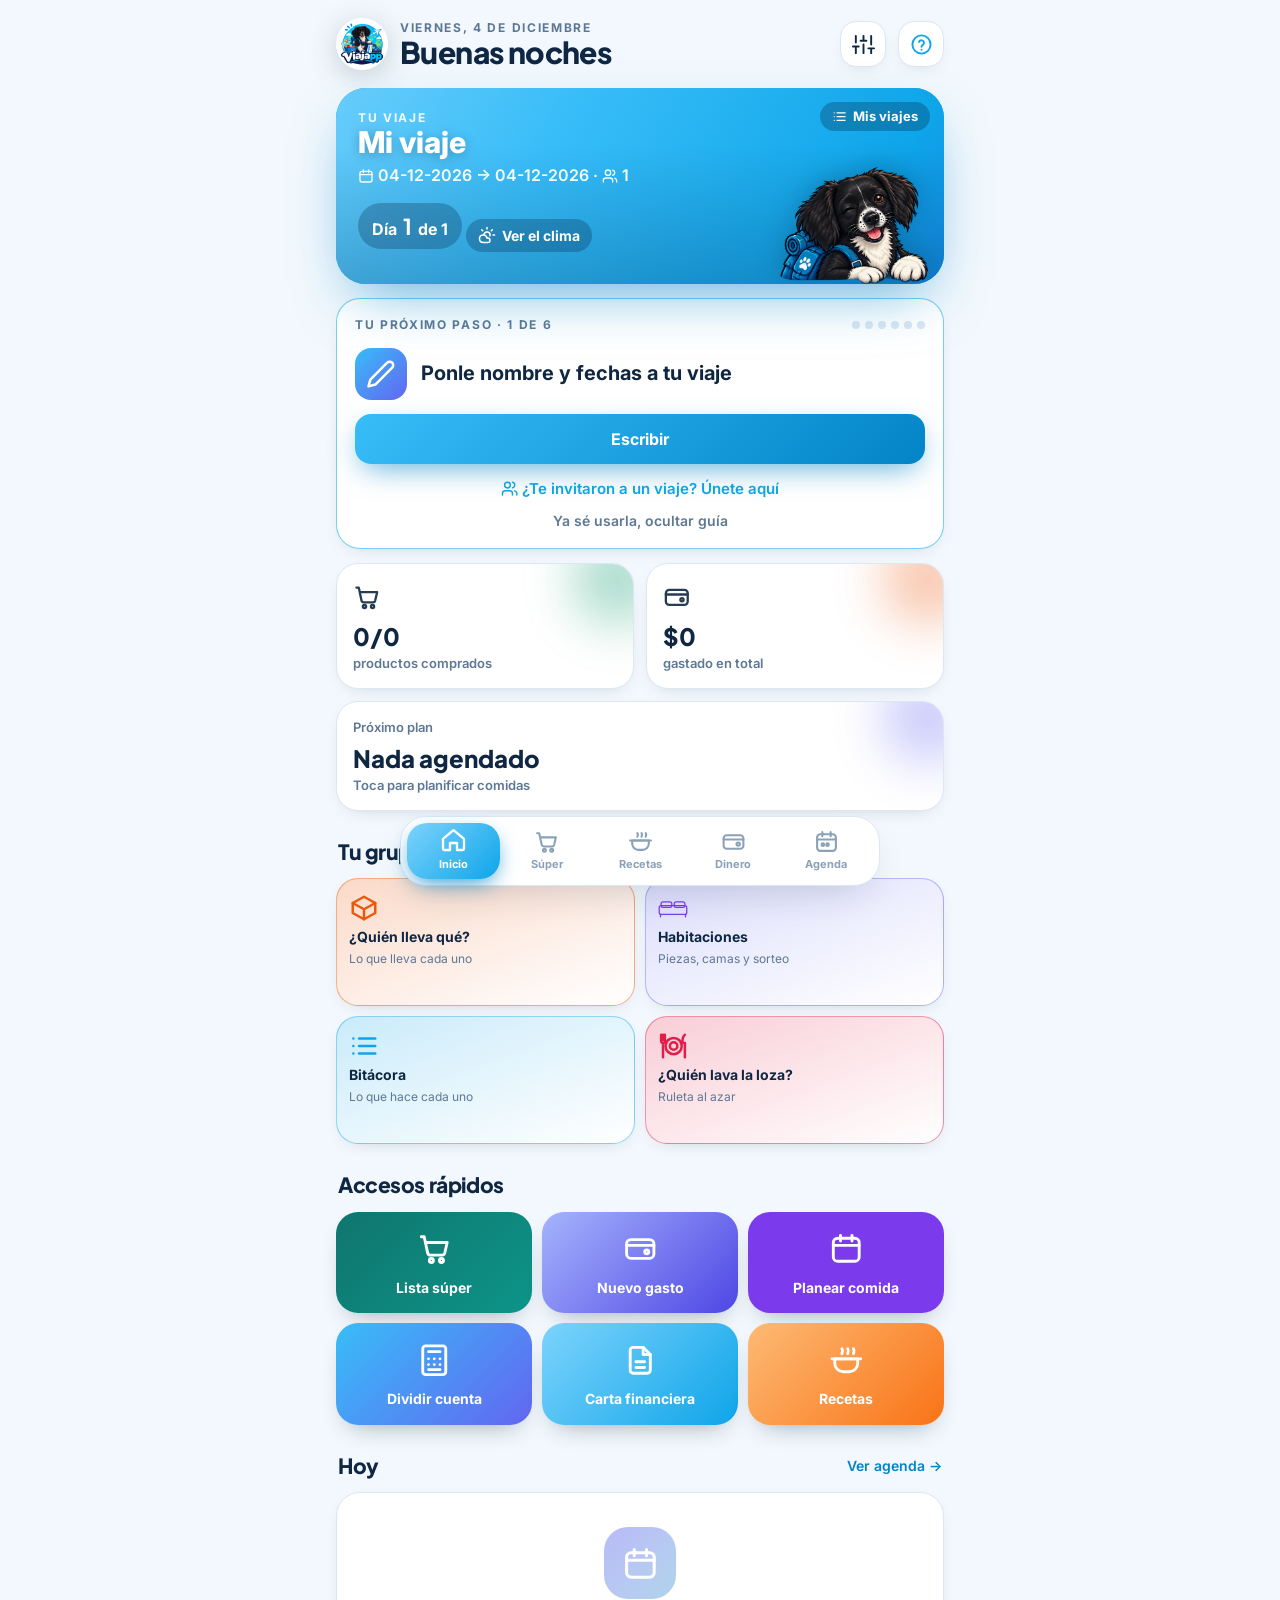
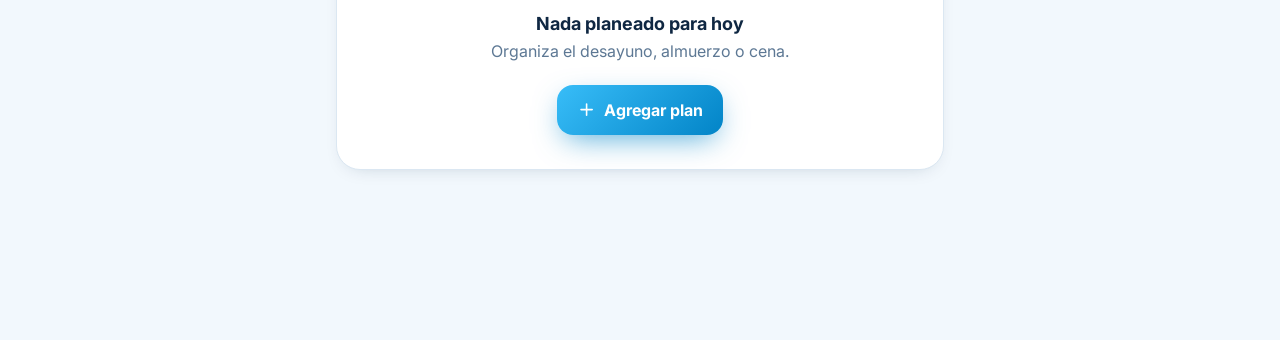
<file: index.html>
<!doctype html>
<html lang="es">
<head>
  <meta charset="utf-8">
  <meta name="viewport" content="width=device-width, initial-scale=1, viewport-fit=cover, maximum-scale=1">
  <meta name="theme-color" content="#0a1628">
  <!-- Tema Día/Noche antes de pintar (evita el parpadeo) -->
  <script>try { var v = localStorage.getItem('viajapp-theme') || 'auto'; document.documentElement.dataset.theme = v === 'auto' ? (matchMedia('(prefers-color-scheme: dark)').matches ? 'night' : 'day') : v; } catch (e) {}</script>
  <meta name="mobile-web-app-capable" content="yes">
  <meta name="apple-mobile-web-app-capable" content="yes">
  <meta name="apple-mobile-web-app-status-bar-style" content="black-translucent">
  <meta name="apple-mobile-web-app-title" content="Viajapp">
  <title>Viajapp · Organizador de viajes</title>
  <link rel="manifest" href="manifest.webmanifest">
  <link rel="icon" type="image/png" href="icons/favicon-64.png">
  <link rel="apple-touch-icon" href="icons/apple-touch-icon.png">
  <link rel="preconnect" href="https://fonts.googleapis.com">
  <link rel="preconnect" href="https://fonts.gstatic.com" crossorigin>
  <link href="https://fonts.googleapis.com/css2?family=Plus+Jakarta+Sans:wght@600;700;800&family=Inter:wght@400;500;600;700&display=swap" rel="stylesheet">
  <link rel="stylesheet" href="css/styles.css">
</head>
<body>
  <!-- Fondo (degradado fijo según el tema) -->
  <div class="bg" aria-hidden="true">
  </div>

  <main id="view" class="view"></main>

  <!-- Navegación inferior -->
  <nav class="tabbar" id="tabbar">
    <span class="tab-indicator" id="tabIndicator"></span>
    <button class="tab" data-tab="home" aria-label="Inicio">
      <svg viewBox="0 0 24 24"><path d="M3 11.5 12 4l9 7.5V20a1 1 0 0 1-1 1h-5v-6h-6v6H4a1 1 0 0 1-1-1z"/></svg><span>Inicio</span>
    </button>
    <button class="tab" data-tab="shop" aria-label="Supermercado">
      <svg viewBox="0 0 24 24"><path d="M3 4h2l2.4 11.2a2 2 0 0 0 2 1.6h7.9a2 2 0 0 0 2-1.5L21 8H6.2"/><circle cx="10" cy="20.5" r="1.4"/><circle cx="17" cy="20.5" r="1.4"/></svg><span>Súper</span>
      <b class="tab-badge" id="shopBadge" hidden></b>
    </button>
    <button class="tab" data-tab="recipes" aria-label="Recetas">
      <svg viewBox="0 0 24 24"><path d="M4 11h16v3a6 6 0 0 1-6 6h-4a6 6 0 0 1-6-6z"/><path d="M2 11h20M9 7.5c0-1.2 1.2-1.6 0-3.5M13 7.5c0-1.2 1.2-1.6 0-3.5M17 7.5c0-1.2 1.2-1.6 0-3.5"/></svg><span>Recetas</span>
    </button>
    <button class="tab" data-tab="money" aria-label="Dinero">
      <svg viewBox="0 0 24 24"><rect x="2.5" y="6" width="19" height="13" rx="3"/><path d="M2.5 10h19"/><circle cx="16.5" cy="14.5" r="1.6"/></svg><span>Dinero</span>
    </button>
    <button class="tab" data-tab="agenda" aria-label="Agenda">
      <svg viewBox="0 0 24 24"><rect x="3" y="5" width="18" height="16" rx="3"/><path d="M3 10h18M8 3v4M16 3v4"/><circle cx="8.5" cy="15" r="1.2"/><circle cx="13" cy="15" r="1.2"/></svg><span>Agenda</span>
    </button>
  </nav>

  <!-- Hoja inferior (modales) -->
  <div class="sheet-wrap" id="sheetWrap" hidden>
    <div class="sheet-backdrop" id="sheetBackdrop"></div>
    <section class="sheet" id="sheet" role="dialog" aria-modal="true">
      <div class="sheet-grip"></div>
      <div class="sheet-body" id="sheetBody"></div>
    </section>
  </div>

  <div class="toasts" id="toasts"></div>
  <canvas id="confetti" aria-hidden="true"></canvas>
  <div id="exportStage" aria-hidden="true"></div>
  <input type="file" id="importFile" accept="application/json" hidden>

  <script src="vendor/html2canvas.min.js"></script>
  <script src="vendor/jspdf.umd.min.js"></script>
  <script src="vendor/jspdf.plugin.autotable.min.js"></script>
  <script src="vendor/qrcode.min.js"></script>
  <script src="js/firebase-config.js"></script>
  <script src="js/data.js"></script>
  <script src="js/recipes.js"></script>
  <script src="js/diets.js"></script>
  <script src="js/store.js"></script>
  <script src="js/export.js"></script>
  <script src="js/sync.js"></script>
  <script src="js/group.js"></script>
  <script src="js/boletas.js"></script>
  <script src="js/cuentas.js"></script>
  <script src="js/trips.js"></script>
  <script src="js/clima.js"></script>
  <script src="js/chef.js"></script>
  <script src="js/app.js"></script>
</body>
</html>
</file>
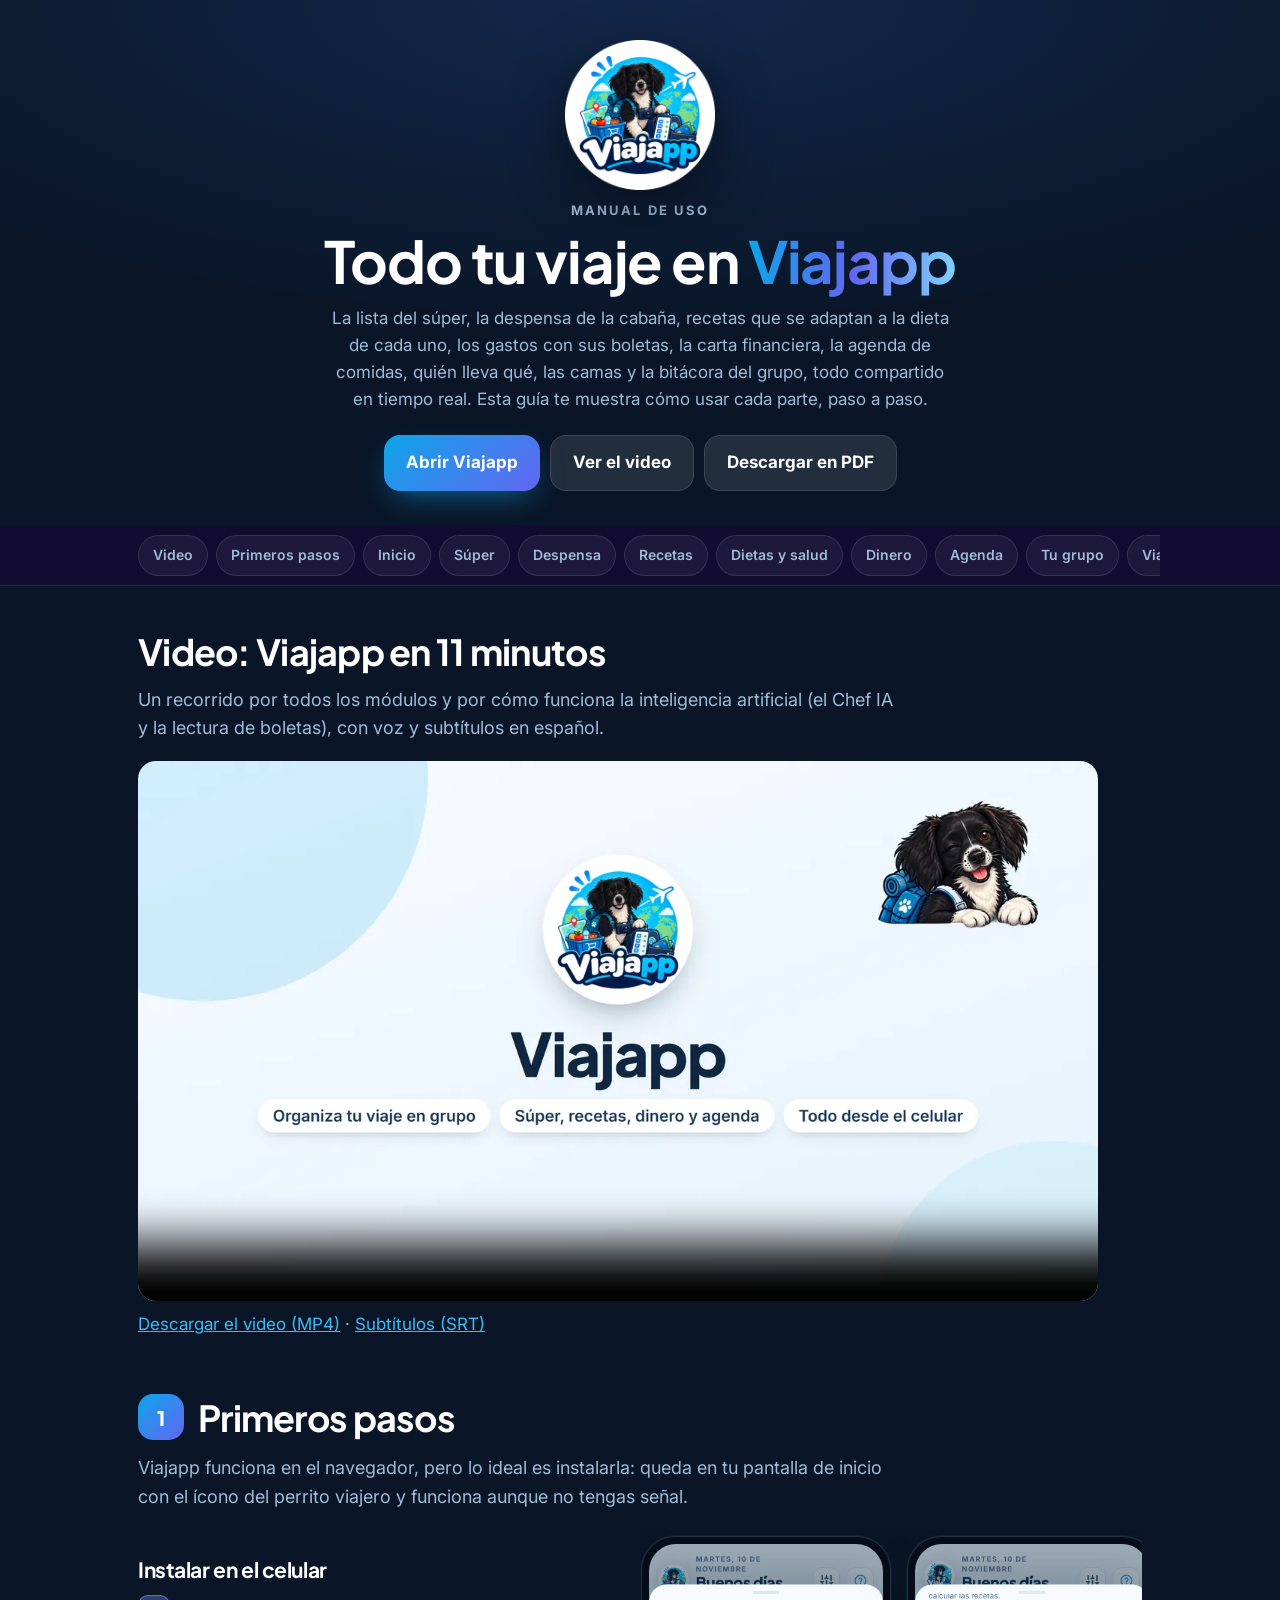
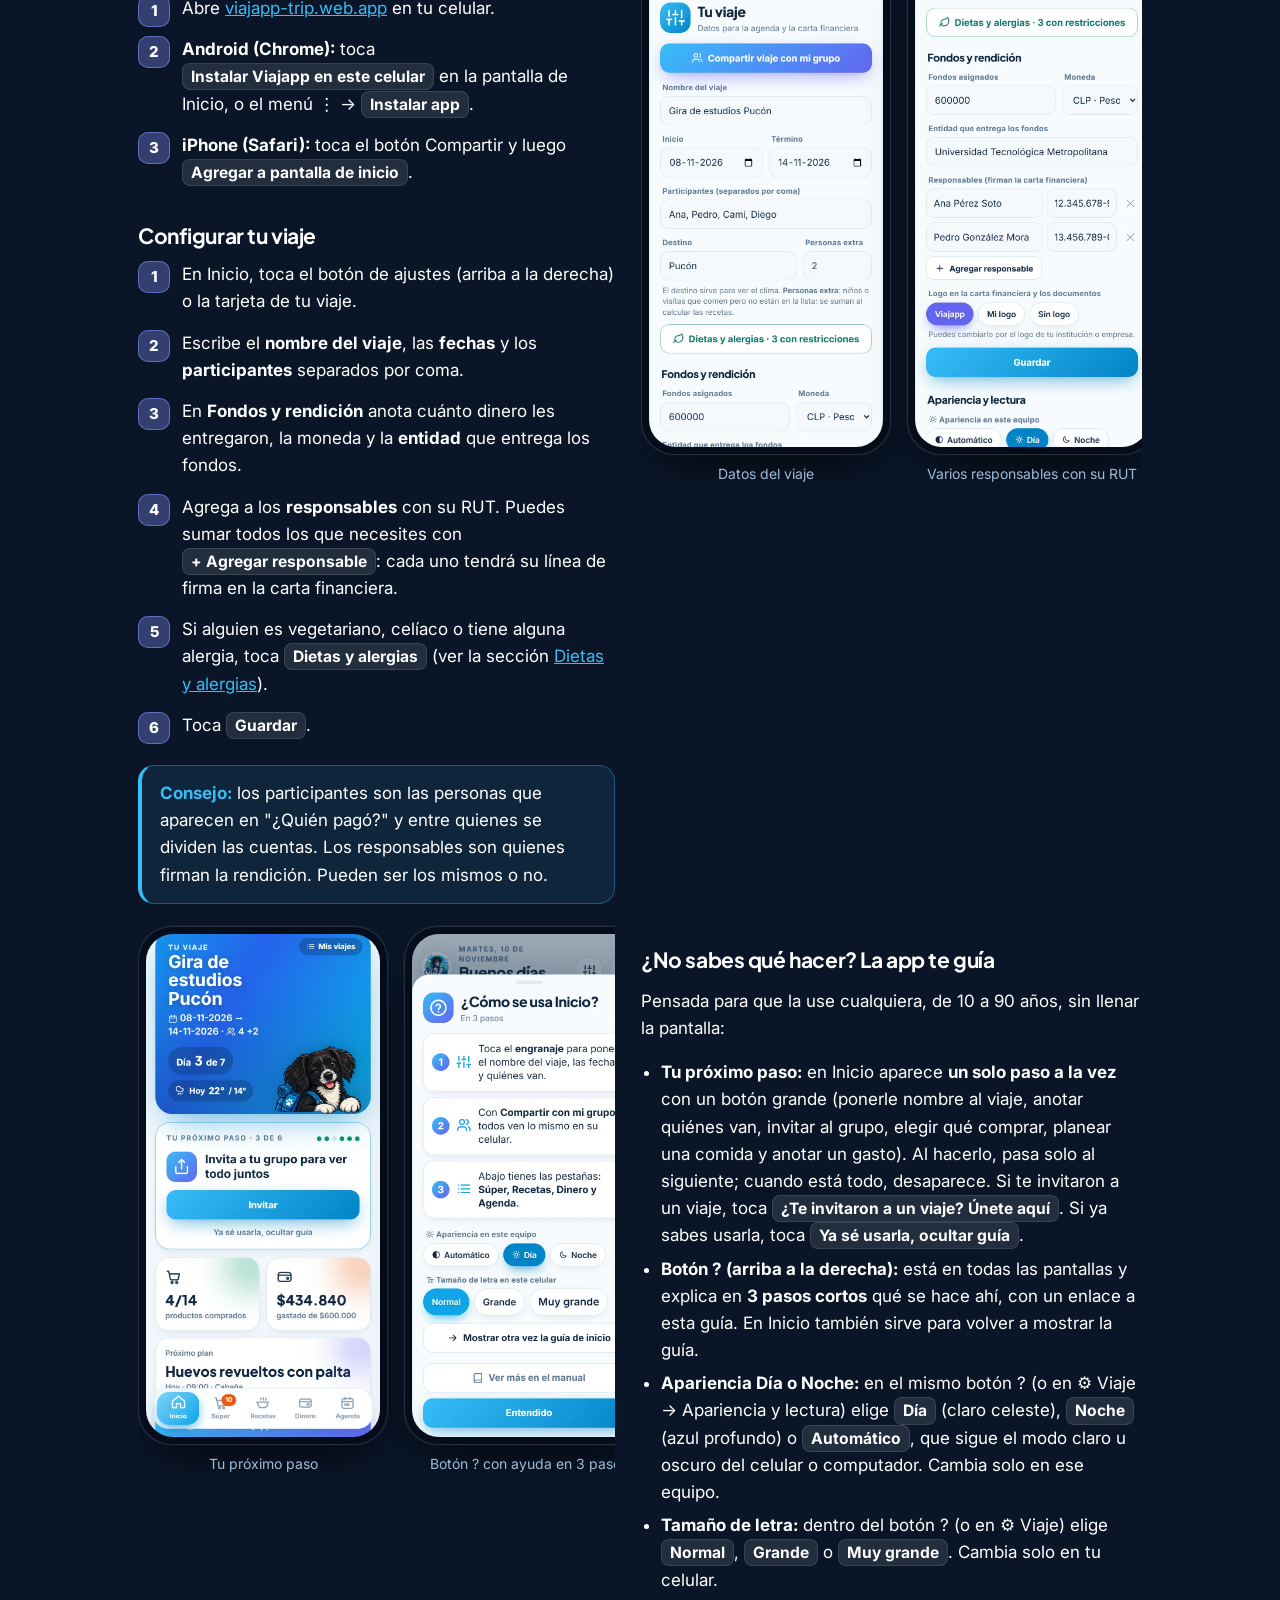
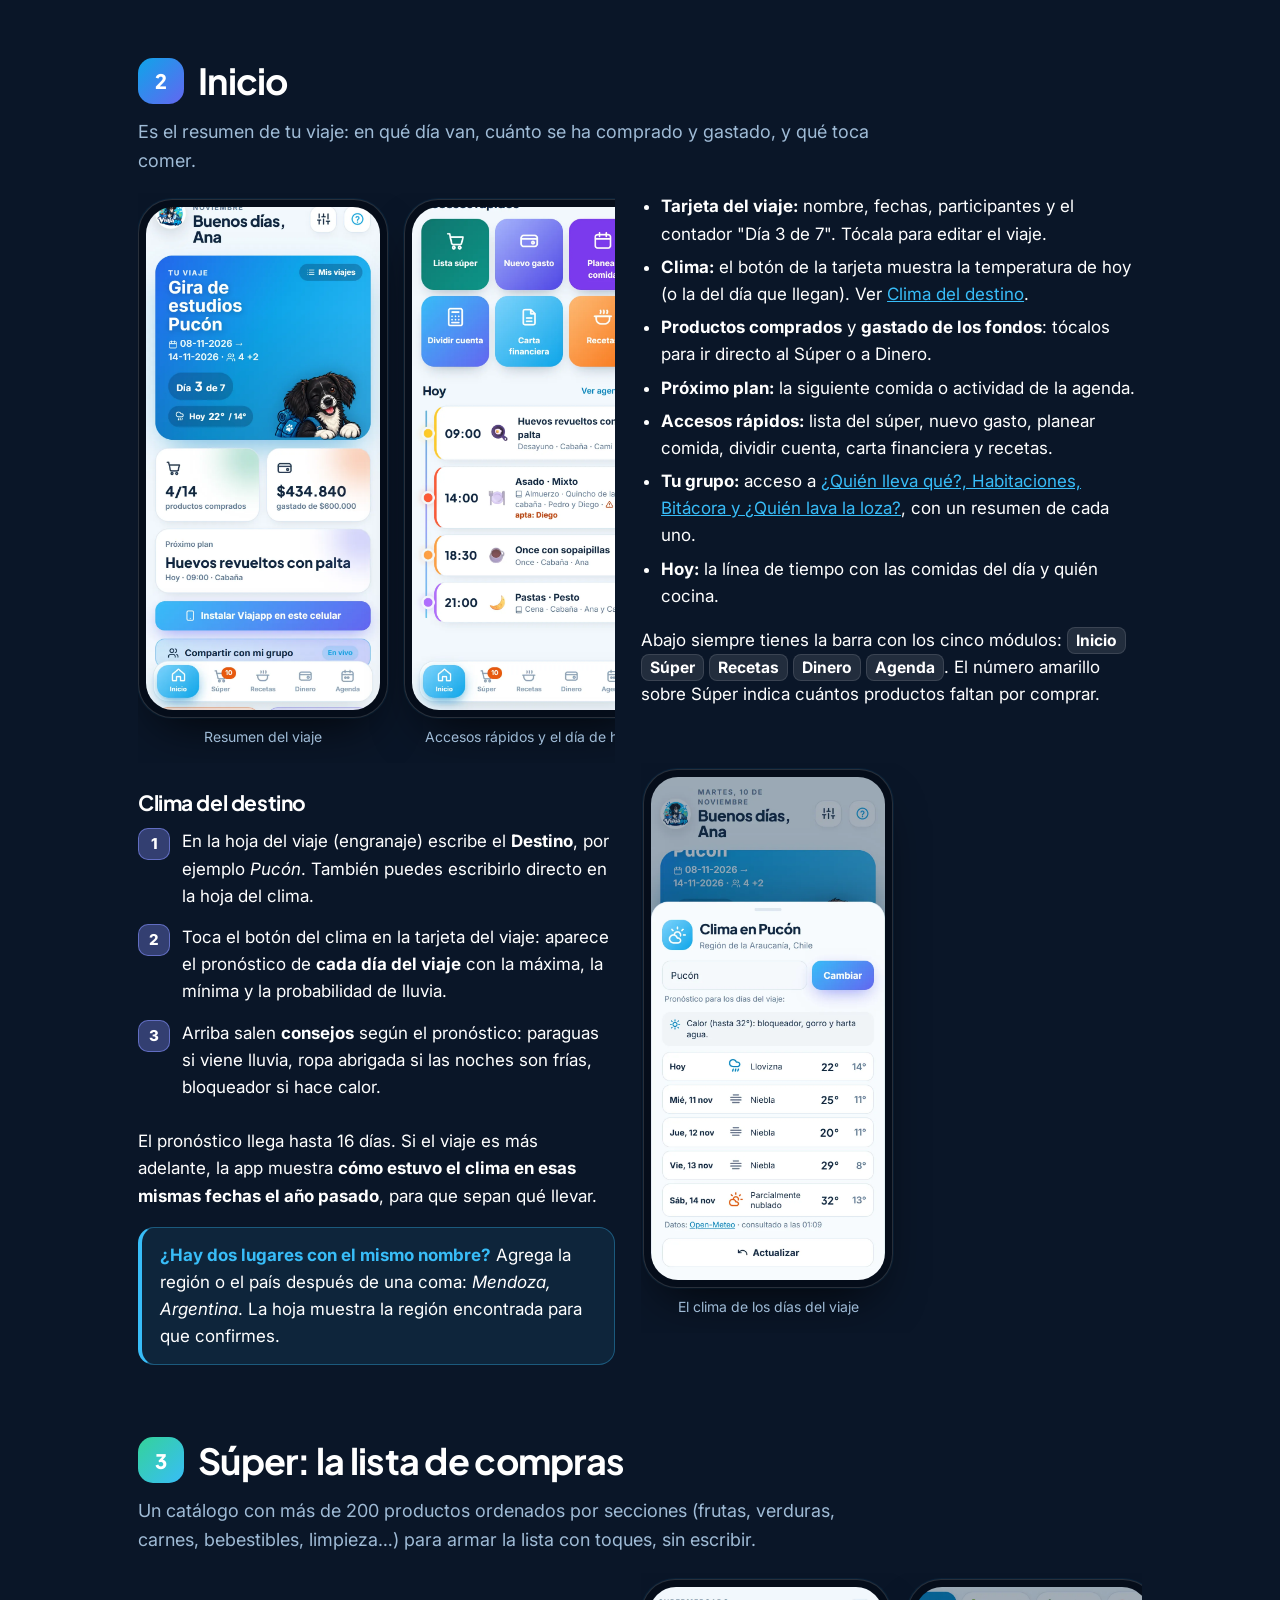
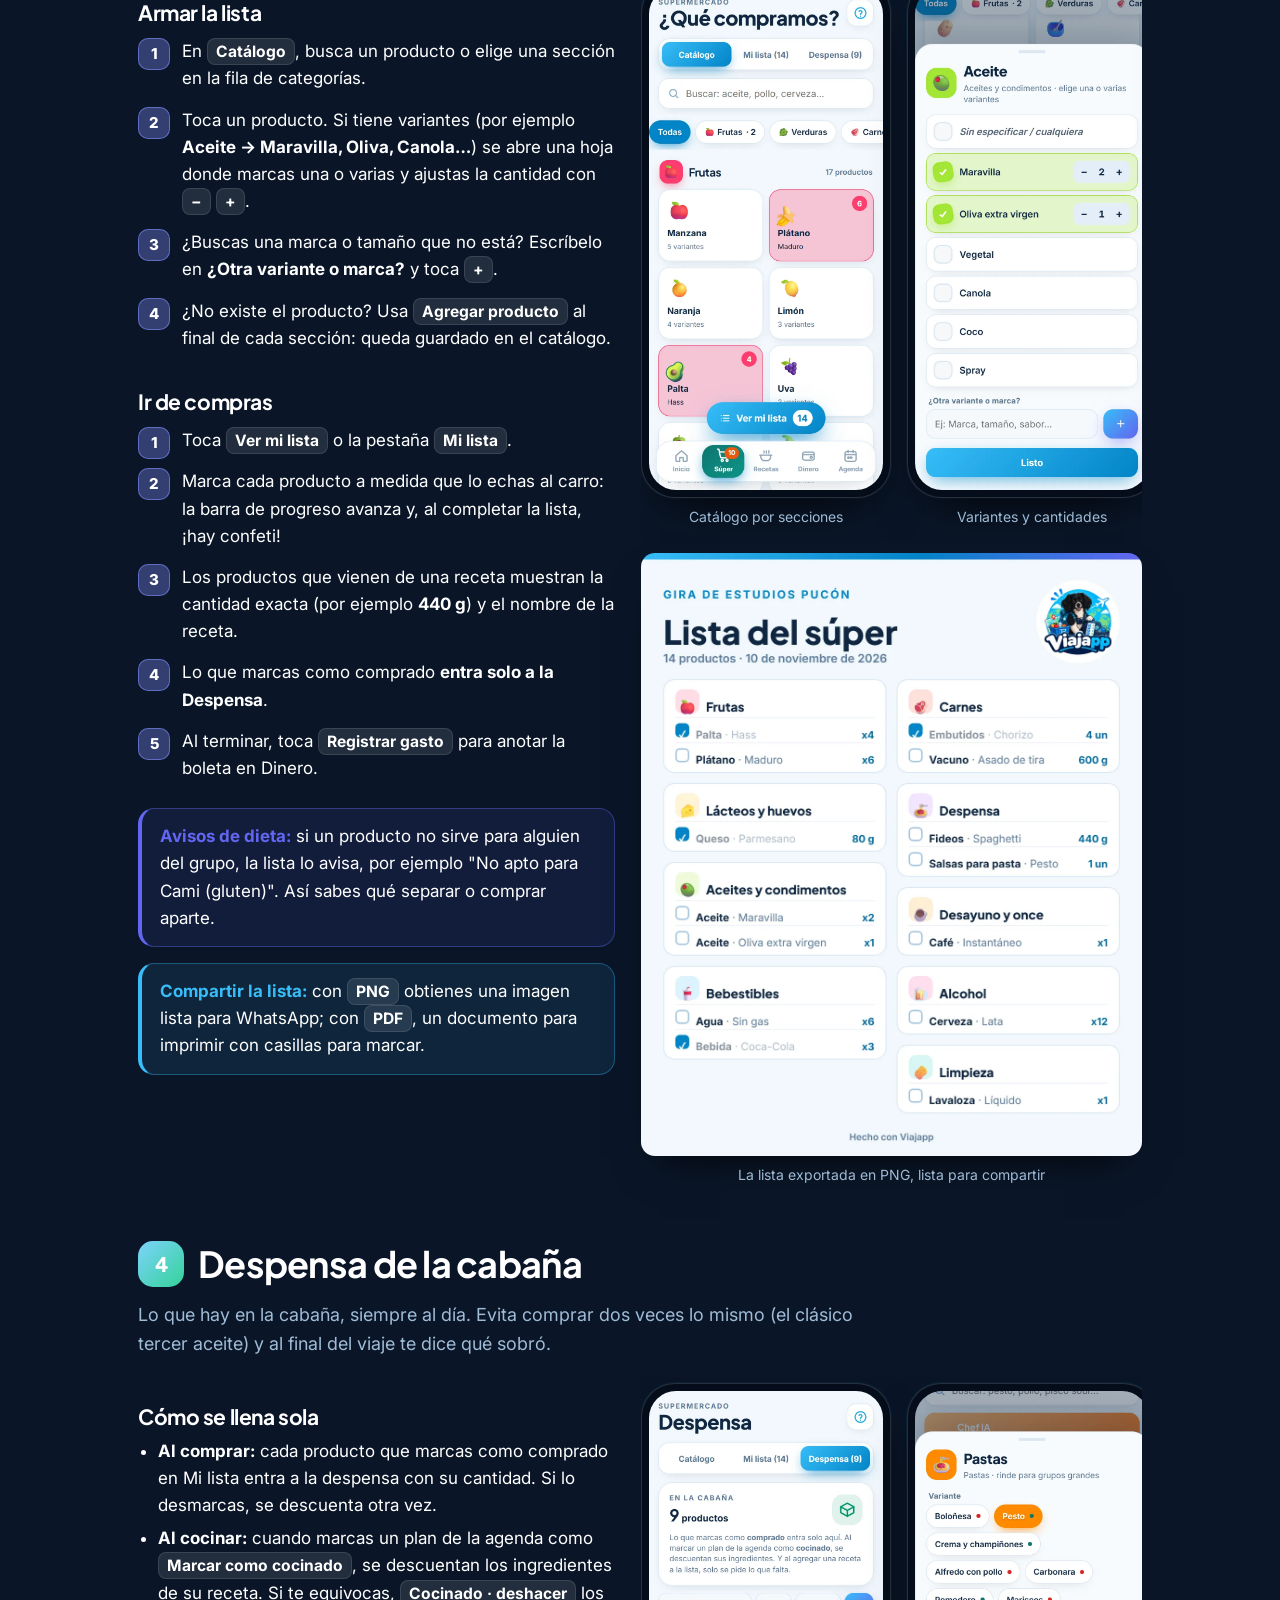
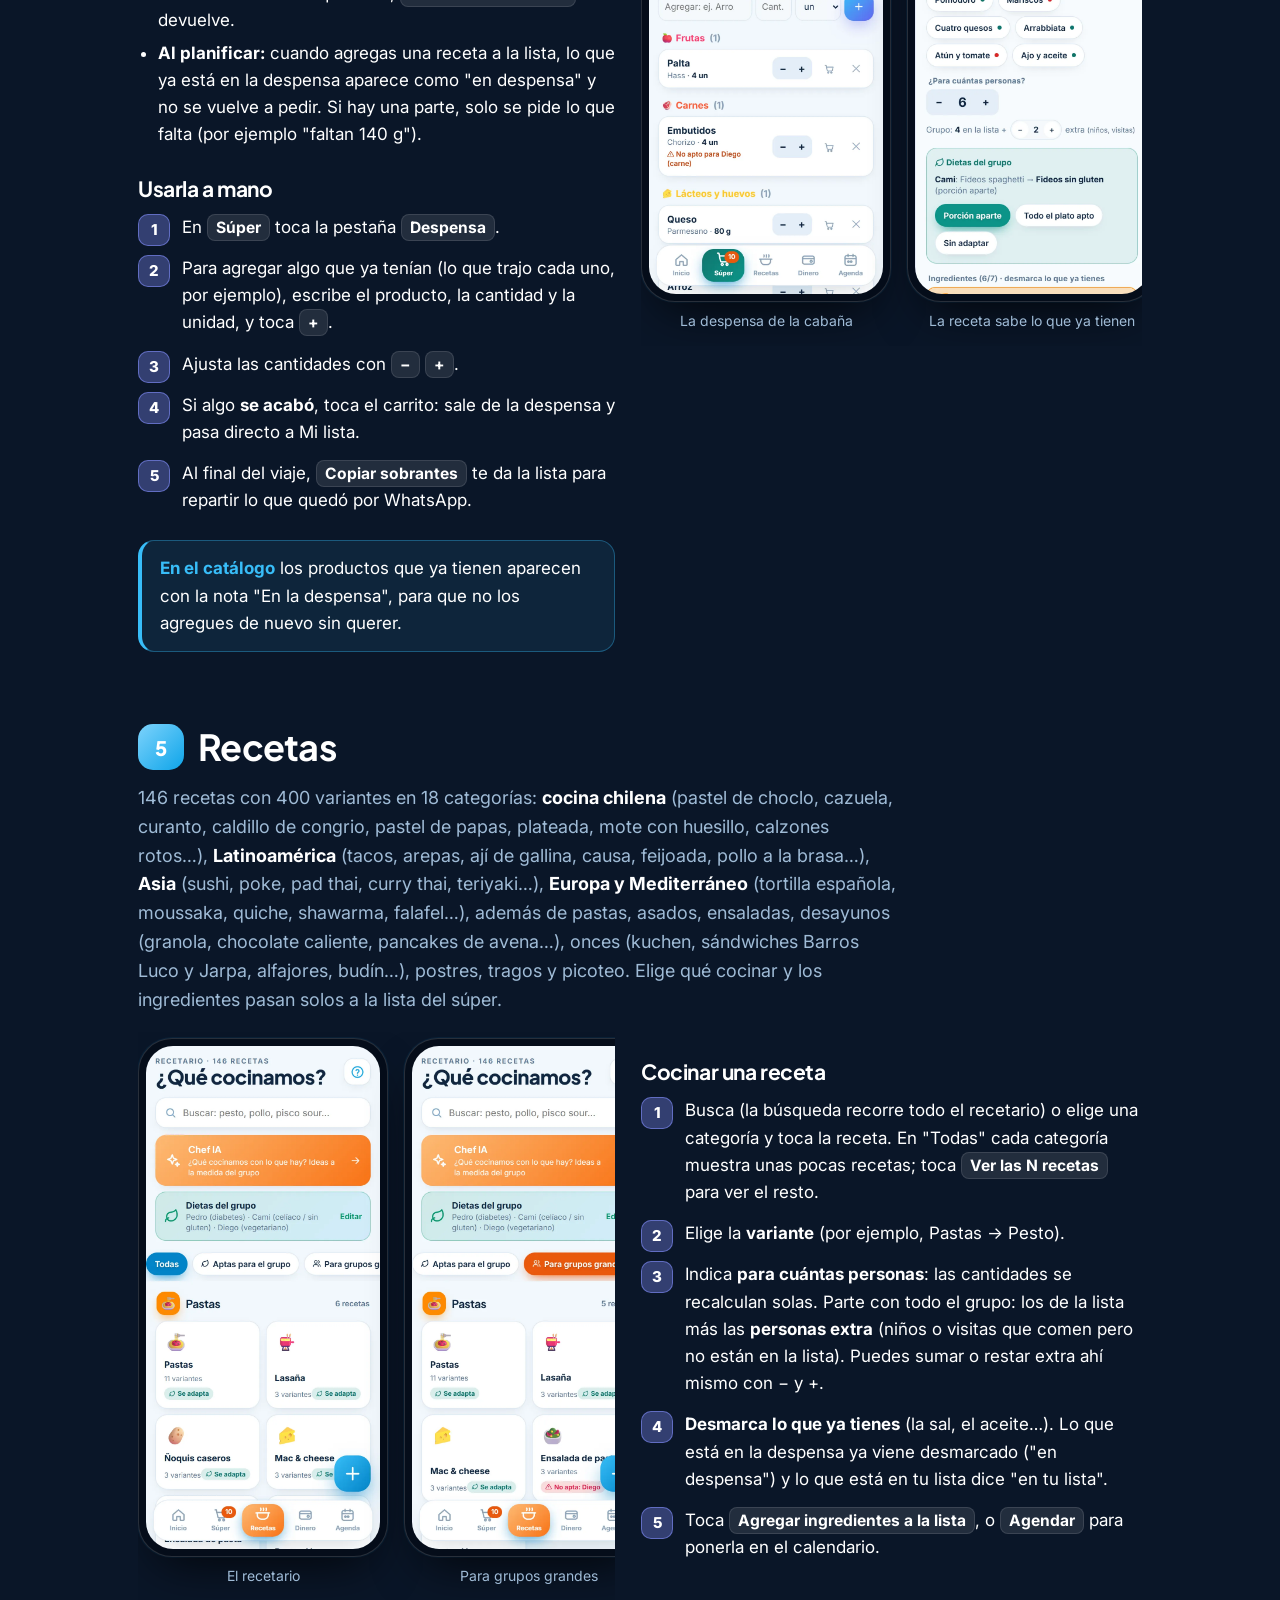
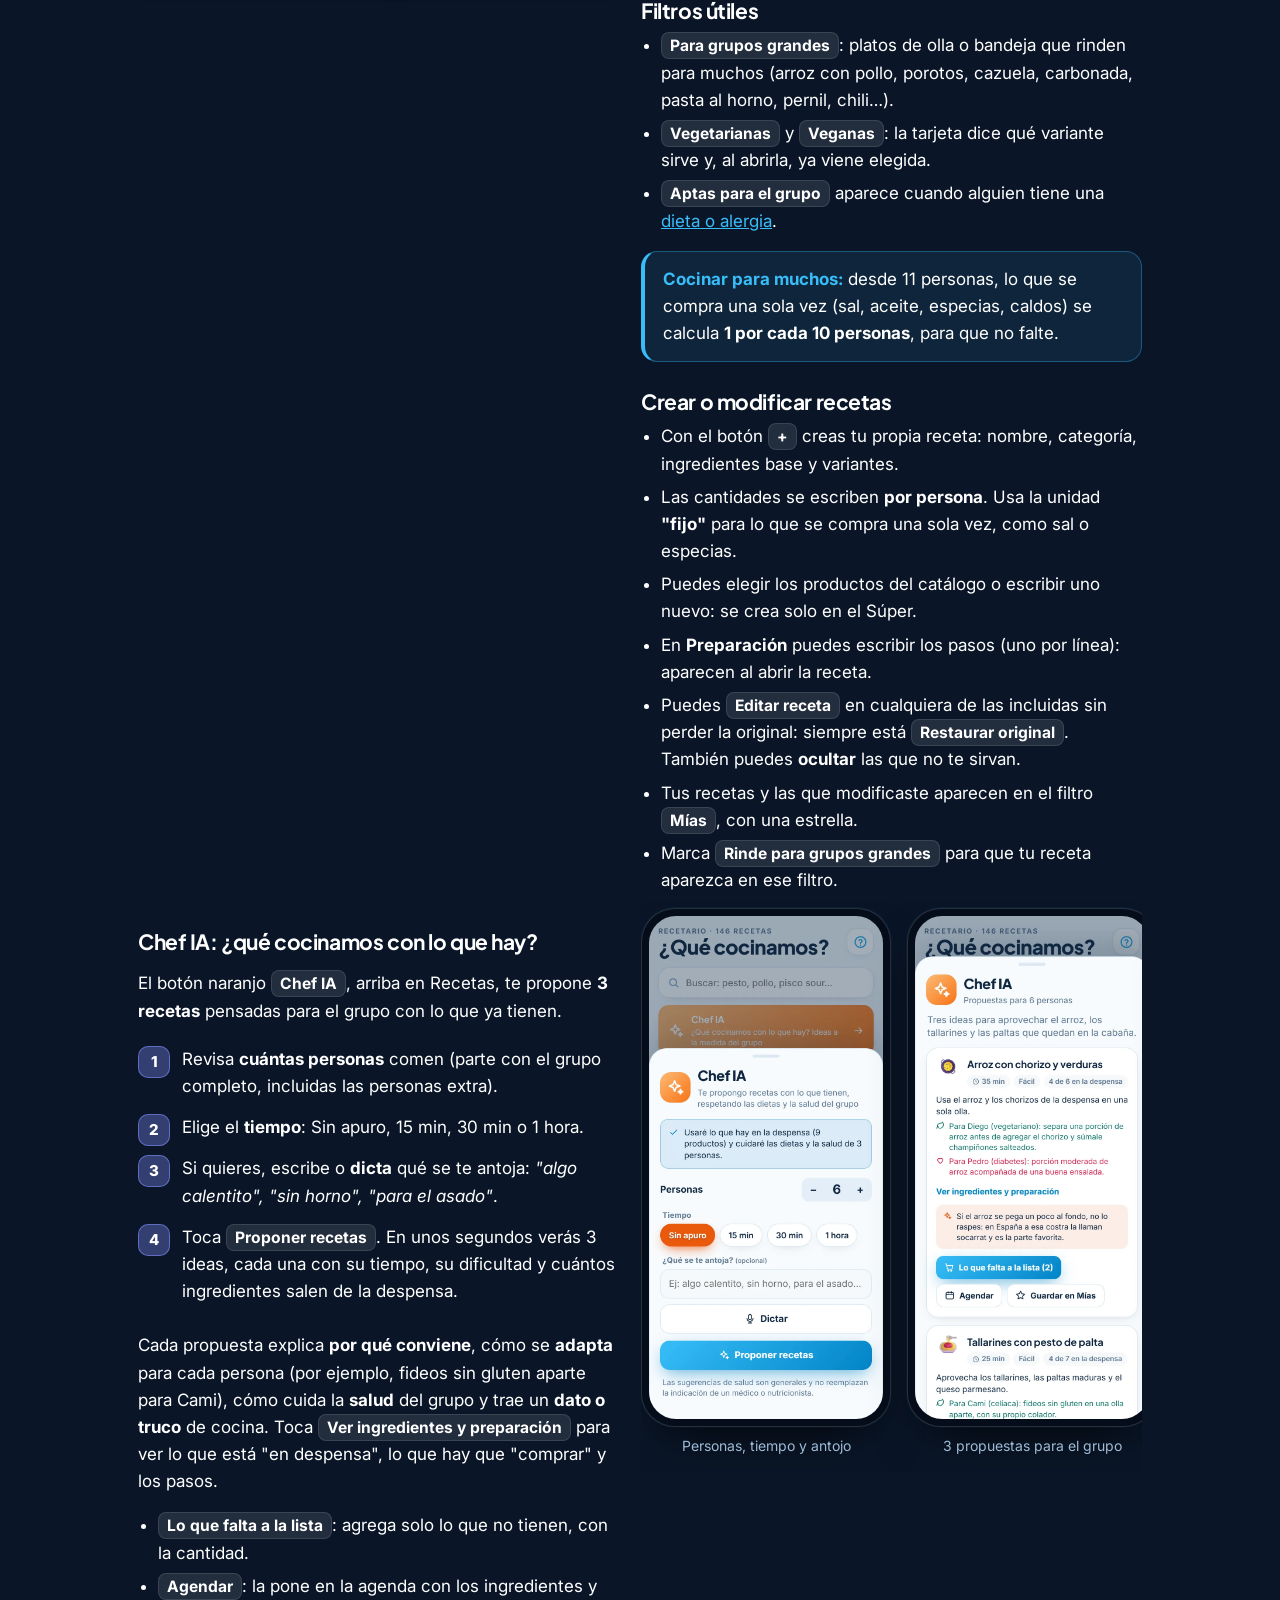
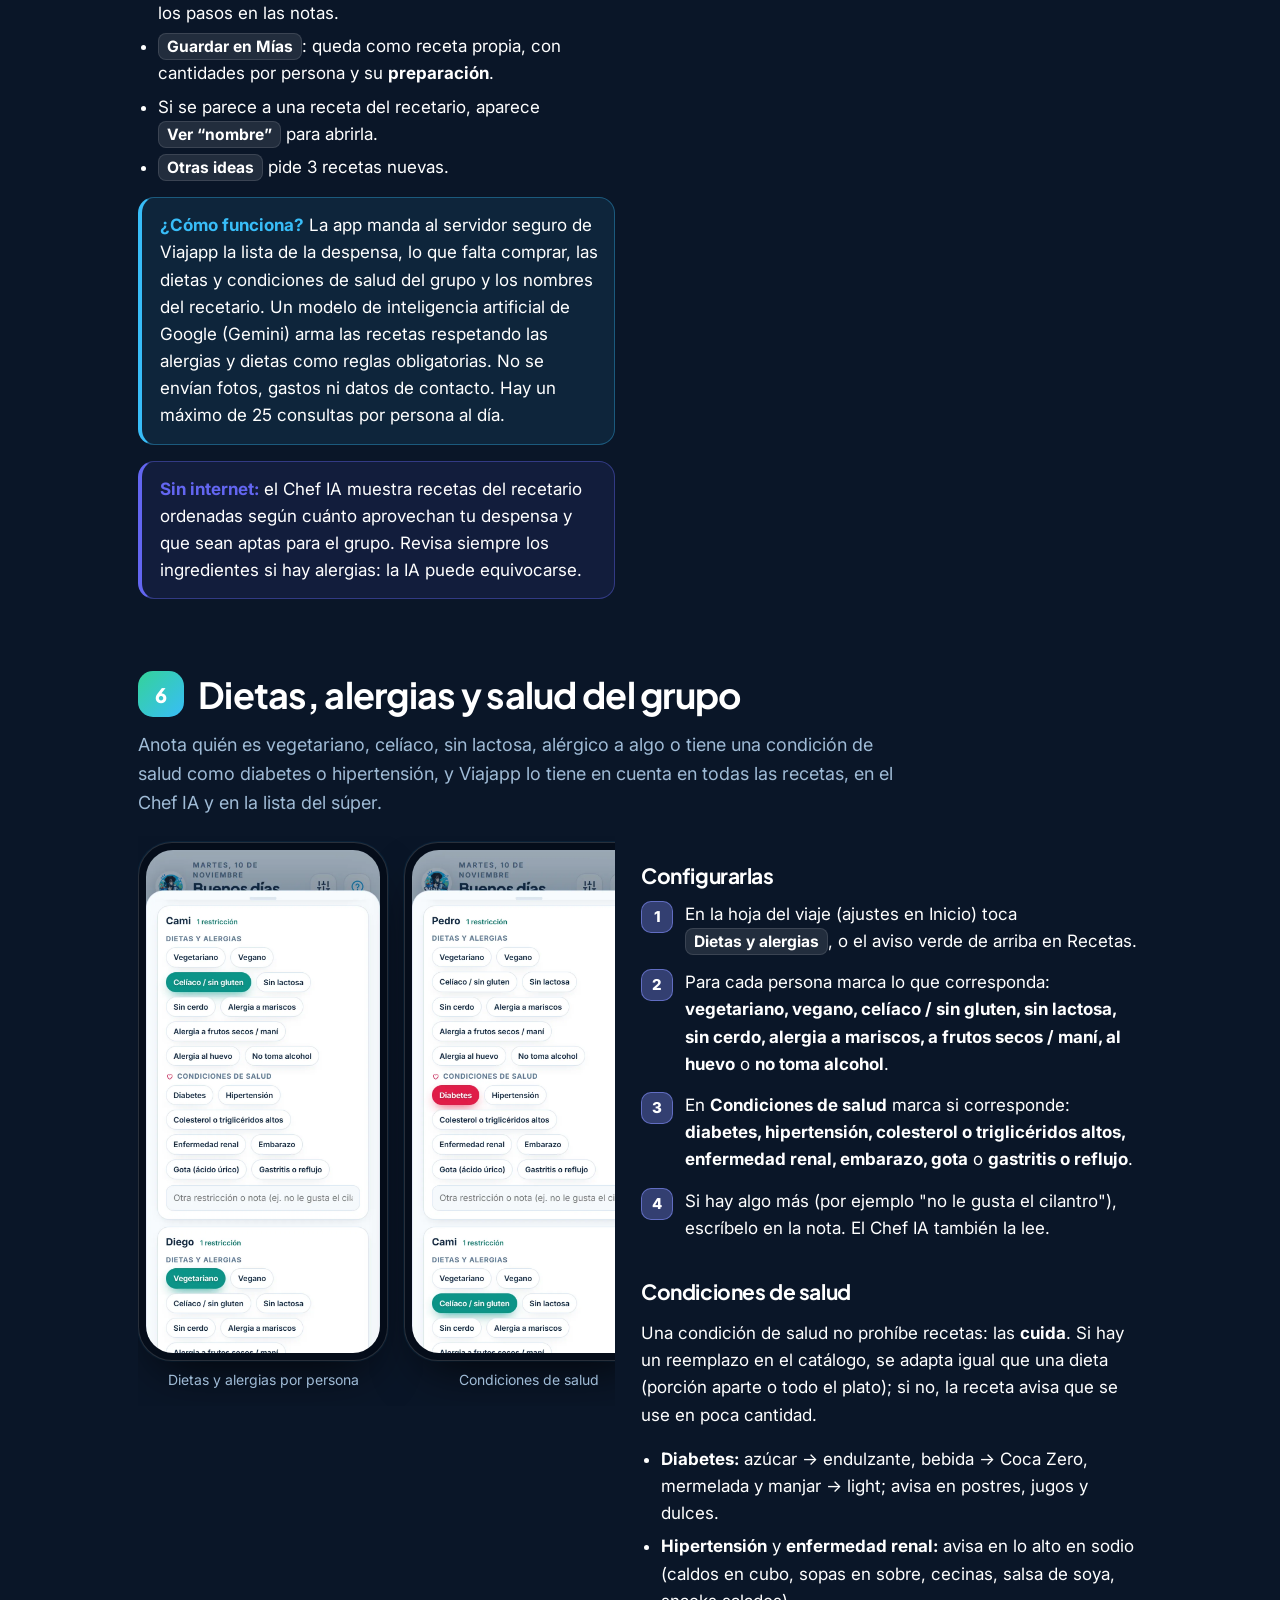
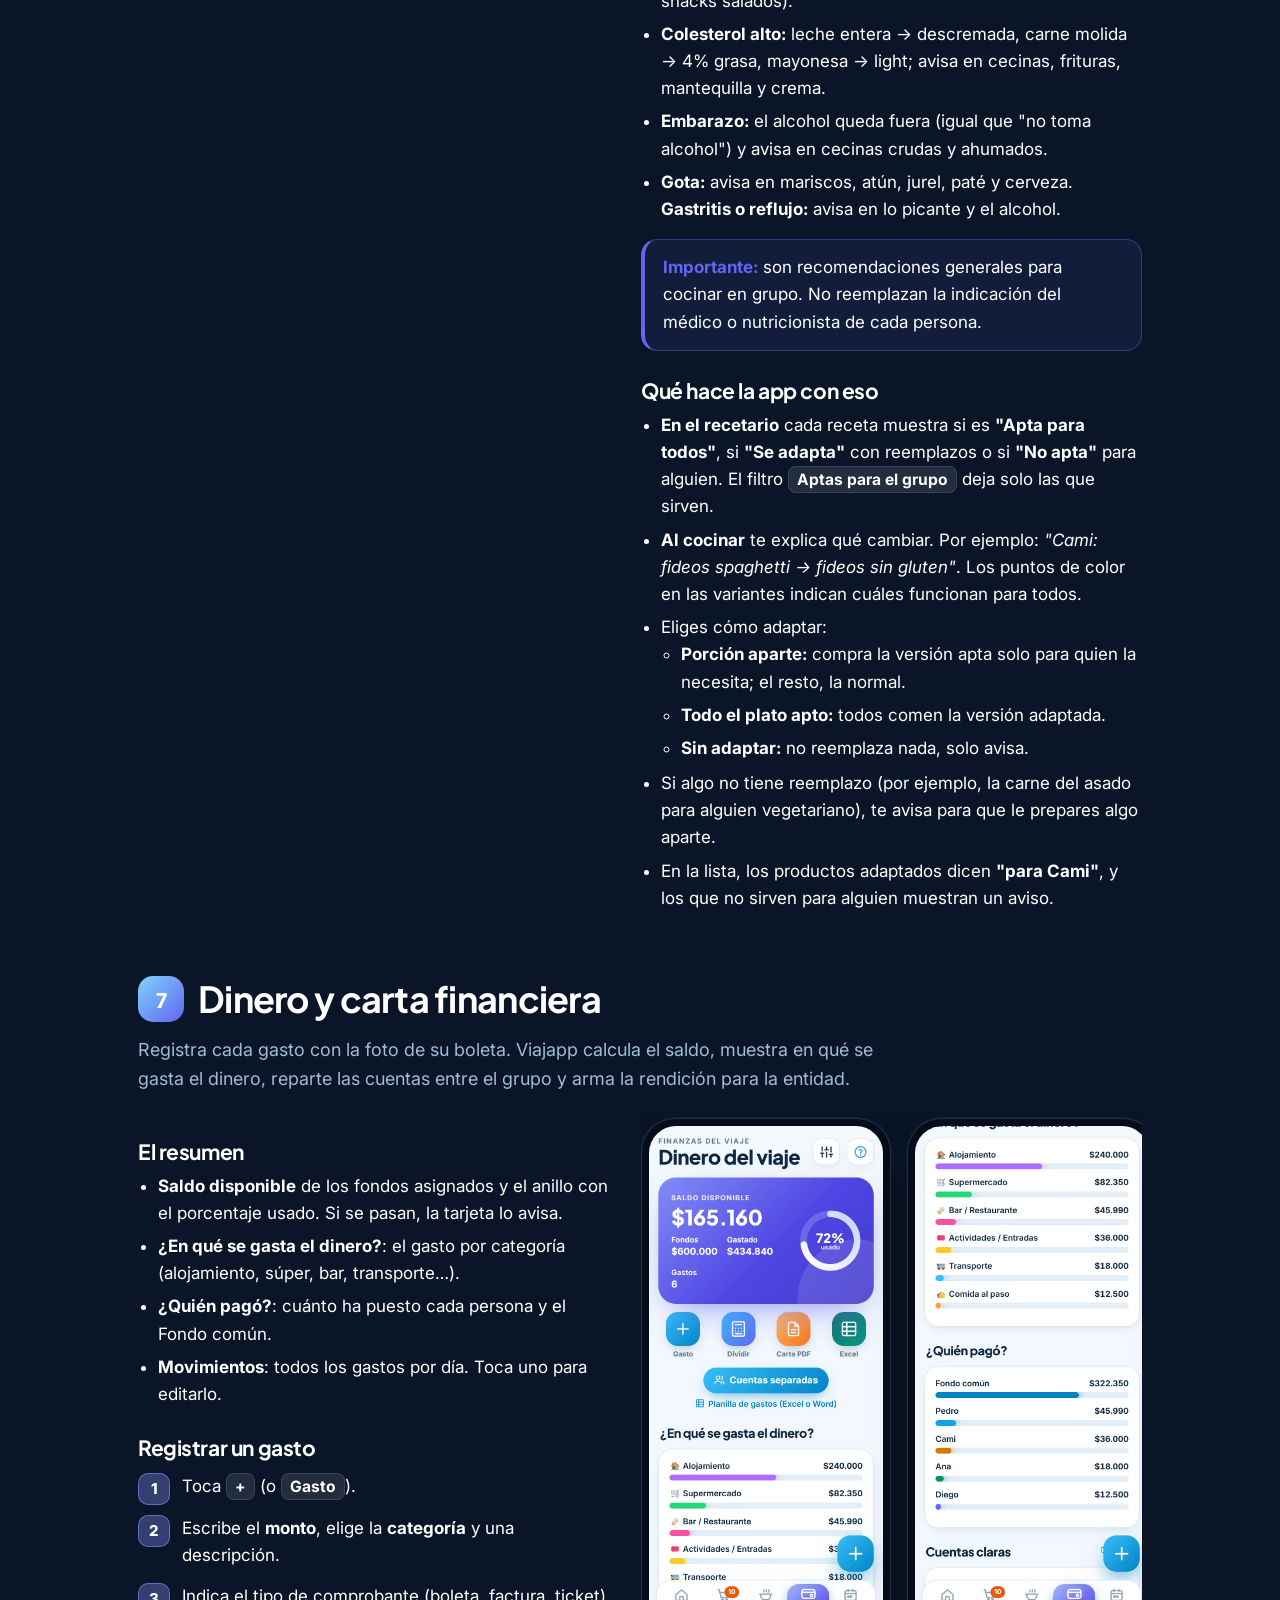
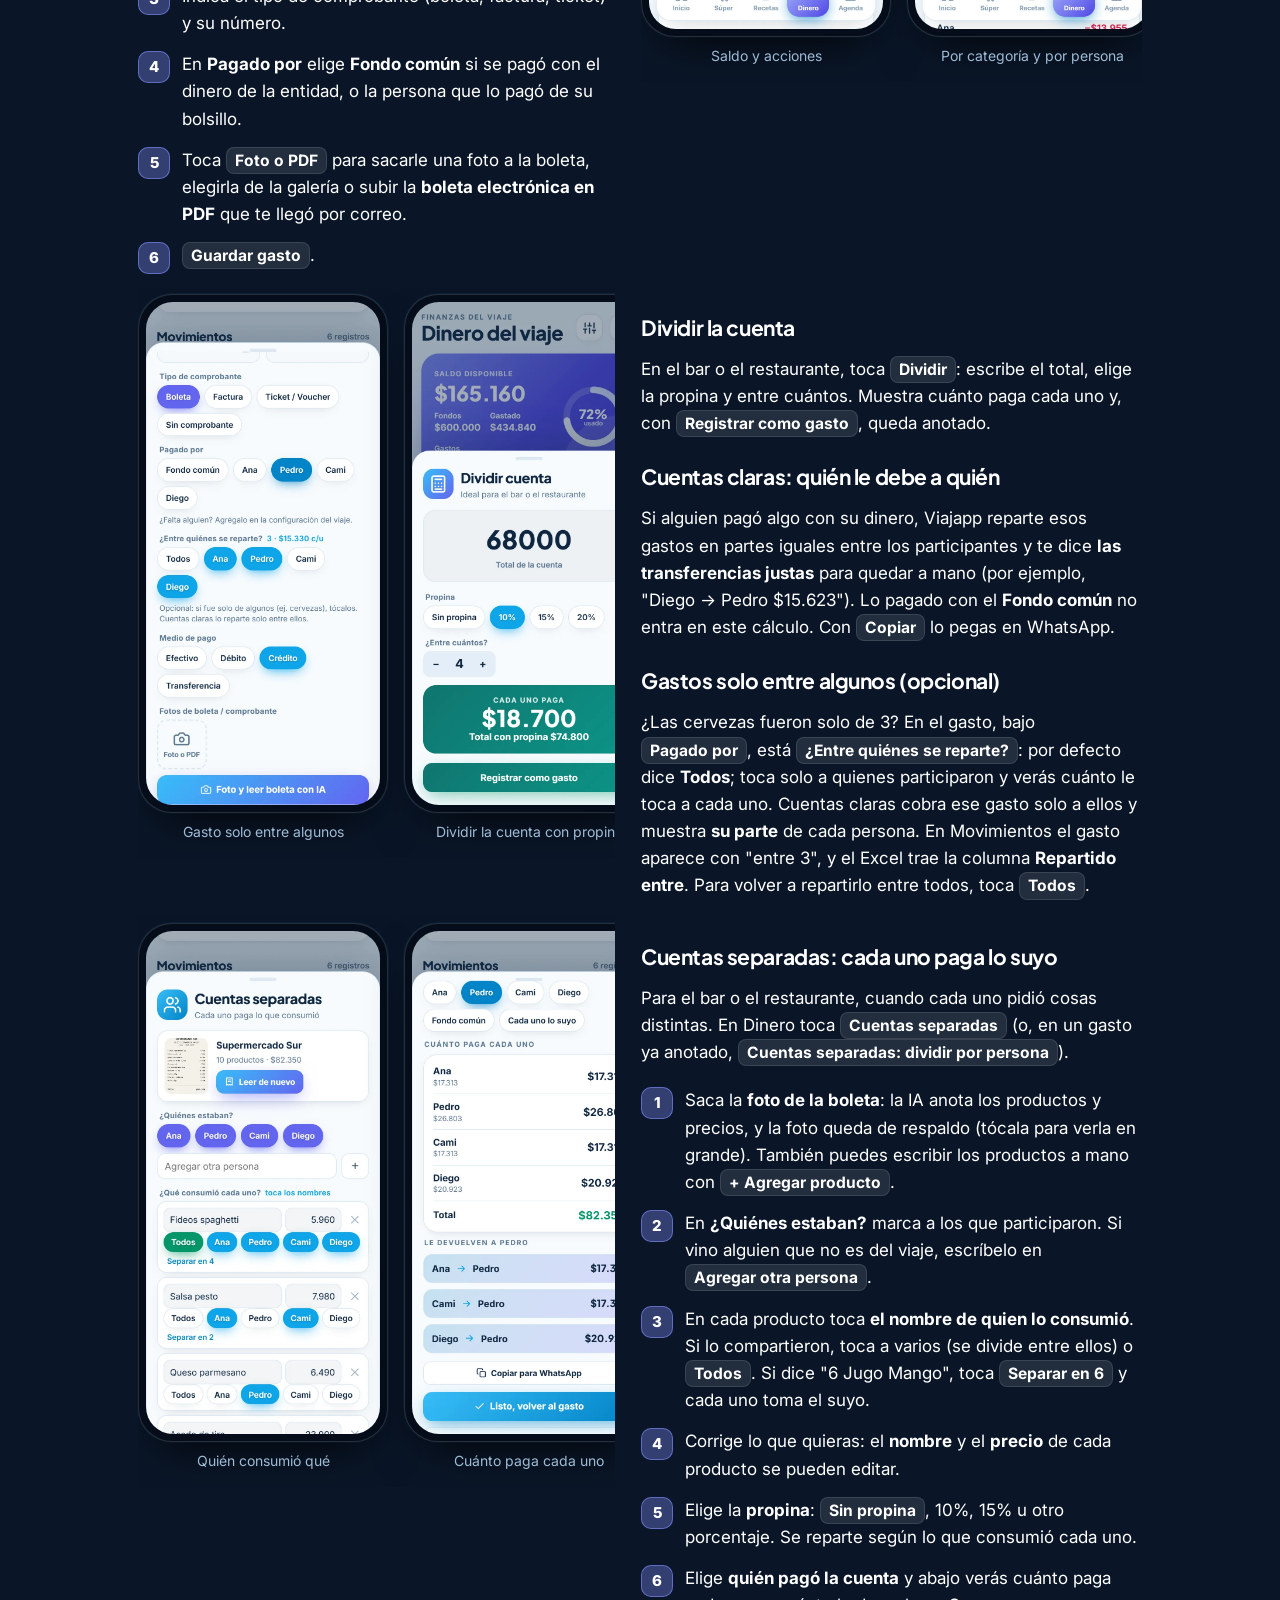
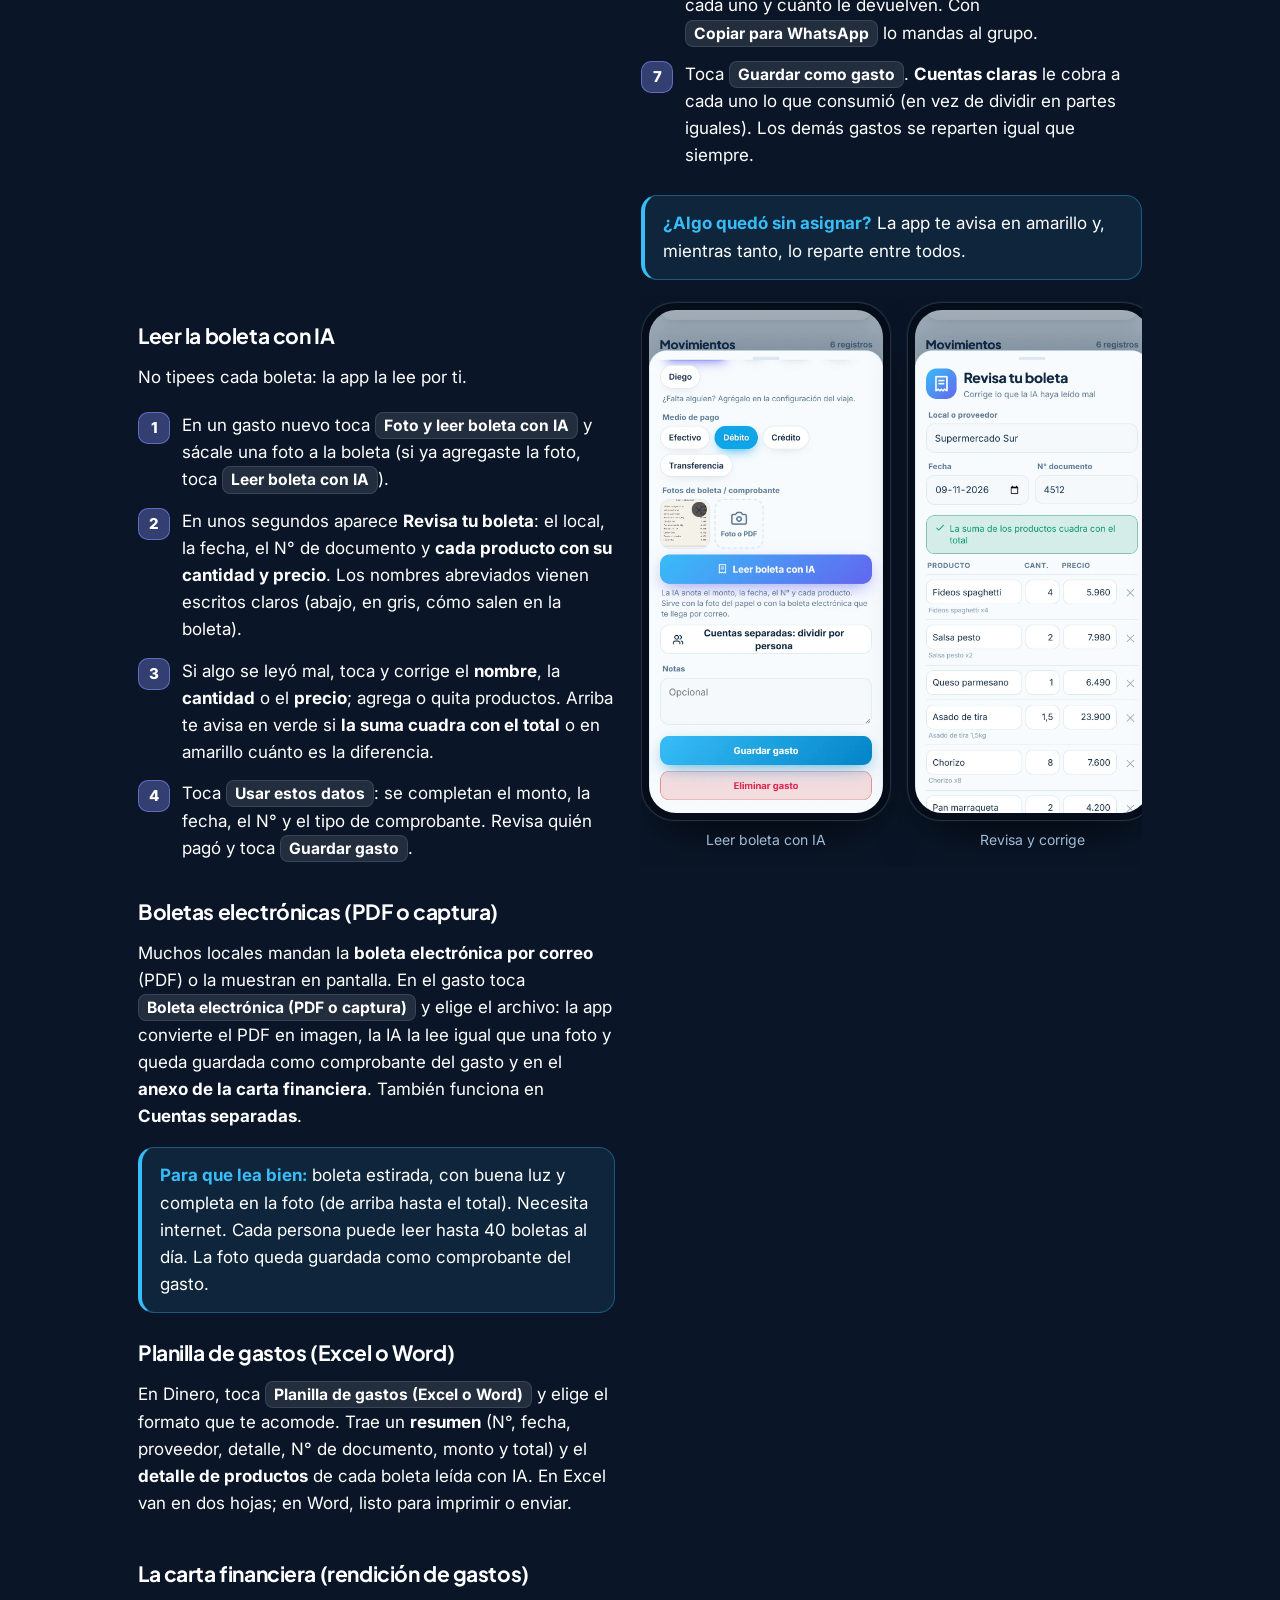
<file: manual/index.html>
<!doctype html>
<html lang="es">
<head>
  <meta charset="utf-8">
  <meta name="viewport" content="width=device-width, initial-scale=1, viewport-fit=cover">
  <meta name="theme-color" content="#0a1628">
  <title>Manual de uso · Viajapp</title>
  <meta name="description" content="Guía paso a paso para usar Viajapp: lista del súper, recetas, gastos y carta financiera, agenda de comidas y viaje compartido.">
  <link rel="icon" type="image/png" href="../icons/favicon-64.png">
  <link rel="preconnect" href="https://fonts.googleapis.com">
  <link rel="preconnect" href="https://fonts.gstatic.com" crossorigin>
  <link href="https://fonts.googleapis.com/css2?family=Plus+Jakarta+Sans:wght@700;800&family=Inter:wght@400;500;600;700&display=swap" rel="stylesheet">
  <style>
    :root {
      --bg: #0a1628; --bg2: #12284a; --card: rgba(255,255,255,.05); --stroke: rgba(255,255,255,.11);
      --text: #fff; --muted: #9fbbd6; --dim: #6f8fb0;
      --pink: #0ea5e9; --orange: #6366f1; --yellow: #7dd3fc; --lime: #34d399; --cyan: #38bdf8; --violet: #818cf8;
      --display: 'Plus Jakarta Sans', 'Inter', system-ui, sans-serif; --font: 'Inter', system-ui, -apple-system, 'Segoe UI', Roboto, sans-serif;
      color-scheme: dark;
    }
    * { box-sizing: border-box; }
    html { scroll-behavior: smooth; scroll-padding-top: 76px; }
    body { margin: 0; background: radial-gradient(120% 60% at 50% 0%, var(--bg2), var(--bg) 60%) fixed, var(--bg); color: var(--text); font: 17px/1.6 var(--font); }
    a { color: var(--cyan); }
    img { max-width: 100%; display: block; }
    h1, h2, h3 { font-family: var(--display); letter-spacing: -.02em; line-height: 1.1; margin: 0; }
    .wrap { max-width: 1040px; margin: 0 auto; padding: 0 18px; }

    /* Portada */
    .hero { padding: calc(env(safe-area-inset-top, 0px) + 40px) 0 34px; text-align: center; }
    .hero img { width: 150px; margin: 0 auto 10px; filter: drop-shadow(0 16px 30px rgba(0,0,0,.45)); }
    .hero .kicker { font-weight: 700; letter-spacing: .16em; text-transform: uppercase; color: var(--muted); font-size: 13px; }
    .hero h1 { font-size: clamp(34px, 8vw, 58px); margin: 8px 0 12px; }
    .hero h1 span { background: linear-gradient(90deg, var(--pink), var(--orange), var(--yellow)); -webkit-background-clip: text; background-clip: text; color: transparent; }
    .hero p { color: var(--muted); max-width: 620px; margin: 0 auto 22px; }
    .cta { display: flex; gap: 10px; justify-content: center; flex-wrap: wrap; }
    .btn { display: inline-flex; align-items: center; gap: 8px; padding: 13px 22px; border-radius: 16px; font-weight: 700; text-decoration: none; color: #fff; background: rgba(255,255,255,.1); border: 1px solid var(--stroke); }
    .btn.primary { background: linear-gradient(135deg, var(--pink), var(--orange)); border: 0; box-shadow: 0 12px 30px -10px rgba(14,165,233,.6); }

    /* Índice */
    .toc { position: sticky; top: 0; z-index: 10; background: rgba(20,12,51,.88); backdrop-filter: blur(14px); -webkit-backdrop-filter: blur(14px); border-bottom: 1px solid var(--stroke); }
    .toc .wrap { display: flex; gap: 8px; overflow-x: auto; padding-top: 10px; padding-bottom: 10px; scrollbar-width: none; }
    .toc .wrap::-webkit-scrollbar { display: none; }
    .toc a { flex: none; text-decoration: none; color: var(--muted); font-weight: 600; font-size: 14px; padding: 8px 14px; border-radius: 999px; border: 1px solid var(--stroke); background: var(--card); }
    .toc a:hover { color: #fff; border-color: var(--pink); }

    /* Secciones */
    section { padding: 46px 0 10px; }
    .sec-head { display: flex; align-items: center; gap: 14px; margin-bottom: 14px; }
    .sec-num { width: 46px; height: 46px; flex: none; border-radius: 15px; display: grid; place-items: center; font: 800 20px var(--display); background: var(--c, linear-gradient(135deg, var(--pink), var(--orange))); }
    .sec-head h2 { font-size: clamp(26px, 5.5vw, 36px); }
    .lead { color: var(--muted); font-size: 18px; max-width: 760px; margin: 0 0 18px; }
    h3 { font-size: 21px; margin: 28px 0 10px; }
    ol.steps { counter-reset: s; list-style: none; padding: 0; margin: 0 0 8px; }
    ol.steps li { counter-increment: s; position: relative; padding: 4px 0 10px 44px; }
    ol.steps li::before { content: counter(s); position: absolute; left: 0; top: 4px; width: 30px; height: 30px; border-radius: 10px; display: grid; place-items: center; font-weight: 800; font-size: 15px; background: rgba(129,140,248,.35); border: 1px solid rgba(129,140,248,.6); }
    ul.dots { padding-left: 20px; margin: 0 0 8px; } ul.dots li { margin-bottom: 6px; }
    b, strong { color: #fff; }
    .ui { display: inline-block; padding: 0 8px; border-radius: 8px; background: rgba(255,255,255,.1); border: 1px solid var(--stroke); font-weight: 700; font-size: .92em; white-space: nowrap; }
    .tip { margin: 16px 0; padding: 14px 16px 14px 18px; border-radius: 16px; background: rgba(56,189,248,.09); border: 1px solid rgba(56,189,248,.35); border-left: 4px solid var(--cyan); }
    .tip.warn { background: rgba(99,102,241,.1); border-color: rgba(99,102,241,.4); border-left-color: var(--orange); }
    .tip b:first-child { color: var(--cyan); } .tip.warn b:first-child { color: var(--orange); }

    .split { display: grid; gap: 26px; align-items: start; }
    @media (min-width: 860px) { .split { grid-template-columns: minmax(0, 1fr) minmax(0, 1.05fr); } .split.rev > :first-child { order: 2; } }

    /* Capturas en marco de teléfono */
    .shots { display: grid; grid-auto-flow: column; grid-auto-columns: min(250px, 72%); gap: 16px; overflow-x: auto; padding: 6px 2px 16px; scroll-snap-type: x mandatory; scrollbar-width: thin; }
    .shots.wide { grid-auto-columns: min(300px, 82%); }
    figure { margin: 0; scroll-snap-align: start; }
    .phone { display: block; border-radius: 34px; padding: 7px; background: #050d1a; border: 1px solid rgba(255,255,255,.14); box-shadow: 0 24px 50px -20px rgba(0,0,0,.8), 0 0 0 1px rgba(14,165,233,.08); }
    .phone img { border-radius: 27px; aspect-ratio: 400 / 860; width: 100%; height: auto; background: var(--bg2); }
    .doc img { border-radius: 14px; box-shadow: 0 20px 40px -18px rgba(0,0,0,.8); background: #fff; }
    figcaption { font-size: 14px; color: var(--muted); text-align: center; margin-top: 10px; line-height: 1.35; }

    .faq details { border: 1px solid var(--stroke); background: var(--card); border-radius: 16px; padding: 4px 18px; margin-bottom: 10px; }
    .faq summary { cursor: pointer; font-weight: 700; padding: 12px 0; list-style: none; }
    .faq summary::-webkit-details-marker { display: none; }
    .faq summary::after { content: '+'; float: right; color: var(--pink); font-size: 22px; line-height: 1; }
    .faq details[open] summary::after { content: '–'; }
    .faq details p { margin: 0 0 14px; color: var(--muted); }

    footer { margin-top: 50px; padding: 30px 0 calc(env(safe-area-inset-bottom, 0px) + 40px); text-align: center; color: var(--dim); border-top: 1px solid var(--stroke); }
    footer img { width: 56px; margin: 0 auto 8px; }

    .video { display: block; width: 100%; max-width: 960px; aspect-ratio: 16 / 9; border-radius: 18px; background: #0a1628; }
    .video-links { margin: 10px 0 0; color: var(--muted); }
    @media print {
      :root { color-scheme: light; }
      body { background: #fff; color: #1b1040; font-size: 11.5pt; }
      .toc, .cta, .no-print { display: none !important; }
      .hero { padding-top: 10mm; } .hero h1 span { color: #0284c7; -webkit-text-fill-color: #0284c7; }
      .hero p, .lead, figcaption, .faq details p { color: #4b4170; }
      b, strong { color: #1b1040; }
      .ui { background: #f1edff; border-color: #d9d0ff; }
      .tip { background: #ecfbff; } .tip.warn { background: #fff4e6; }
      section { padding-top: 6mm; break-before: page; } section#inicio-rapido { break-before: auto; }
      .split, .split.rev { grid-template-columns: 1fr; gap: 4mm; }
      .split.rev > :first-child { order: 0; }
      .shots { overflow: visible; grid-auto-flow: row; grid-template-columns: repeat(4, 1fr); grid-auto-columns: auto; gap: 5mm; }
      .shots.wide { grid-template-columns: repeat(3, 1fr); }
      .doc { max-width: 60%; margin: 0 auto; }
      figure { break-inside: avoid; }
      .phone { box-shadow: none; padding: 3px; }
      .faq details { background: #faf8ff; } .faq details p { display: block; }
      ol.steps li::before { background: #efe9ff; border-color: #c9b8ff; color: #1b1040; }
      footer { border: 0; }
    }
  </style>
</head>
<body>

<header class="hero wrap">
  <img src="../icons/logo-badge.png" alt="Logo de Viajapp: un perrito viajero">
  <div class="kicker">Manual de uso</div>
  <h1>Todo tu viaje en <span>Viajapp</span></h1>
  <p>La lista del súper, la despensa de la cabaña, recetas que se adaptan a la dieta de cada uno, los gastos con sus boletas, la carta financiera, la agenda de comidas, quién lleva qué, las camas y la bitácora del grupo, todo compartido en tiempo real. Esta guía te muestra cómo usar cada parte, paso a paso.</p>
  <div class="cta">
    <a class="btn primary" href="../">Abrir Viajapp</a>
    <a class="btn" href="#video">Ver el video</a>
    <a class="btn" href="Manual-Viajapp.pdf" download>Descargar en PDF</a>
  </div>
</header>

<nav class="toc" aria-label="Contenido">
  <div class="wrap">
    <a href="#video">Video</a>
    <a href="#inicio-rapido">Primeros pasos</a>
    <a href="#inicio">Inicio</a>
    <a href="#super">Súper</a>
    <a href="#despensa">Despensa</a>
    <a href="#recetas">Recetas</a>
    <a href="#dietas">Dietas y salud</a>
    <a href="#dinero">Dinero</a>
    <a href="#agenda">Agenda</a>
    <a href="#grupo">Tu grupo</a>
    <a href="#compartido">Viaje compartido</a>
    <a href="#datos">Mis viajes y cuenta</a>
    <a href="#faq">Preguntas</a>
  </div>
</nav>

<main class="wrap">

  <!-- Video tutorial -->
  <section id="video" class="no-print">
    <div class="sec-head"><h2>Video: Viajapp en 11 minutos</h2></div>
    <p class="lead">Un recorrido por todos los módulos y por cómo funciona la inteligencia artificial (el Chef IA y la lectura de boletas), con voz y subtítulos en español.</p>
    <video class="video" controls preload="none" poster="img/video-portada.webp" src="Video-Viajapp.mp4"></video>
    <p class="video-links"><a href="Video-Viajapp.mp4" download>Descargar el video (MP4)</a> · <a href="Video-Viajapp.srt" download>Subtítulos (SRT)</a></p>
  </section>

  <!-- 1. Primeros pasos -->
  <section id="inicio-rapido">
    <div class="sec-head"><span class="sec-num">1</span><h2>Primeros pasos</h2></div>
    <p class="lead">Viajapp funciona en el navegador, pero lo ideal es instalarla: queda en tu pantalla de inicio con el ícono del perrito viajero y funciona aunque no tengas señal.</p>
    <div class="split">
      <div>
        <h3>Instalar en el celular</h3>
        <ol class="steps">
          <li>Abre <a href="https://viajapp-trip.web.app">viajapp-trip.web.app</a> en tu celular.</li>
          <li><b>Android (Chrome):</b> toca <span class="ui">Instalar Viajapp en este celular</span> en la pantalla de Inicio, o el menú ⋮ → <span class="ui">Instalar app</span>.</li>
          <li><b>iPhone (Safari):</b> toca el botón Compartir y luego <span class="ui">Agregar a pantalla de inicio</span>.</li>
        </ol>
        <h3>Configurar tu viaje</h3>
        <ol class="steps">
          <li>En Inicio, toca el botón de ajustes (arriba a la derecha) o la tarjeta de tu viaje.</li>
          <li>Escribe el <b>nombre del viaje</b>, las <b>fechas</b> y los <b>participantes</b> separados por coma.</li>
          <li>En <b>Fondos y rendición</b> anota cuánto dinero les entregaron, la moneda y la <b>entidad</b> que entrega los fondos.</li>
          <li>Agrega a los <b>responsables</b> con su RUT. Puedes sumar todos los que necesites con <span class="ui">+ Agregar responsable</span>: cada uno tendrá su línea de firma en la carta financiera.</li>
          <li>Si alguien es vegetariano, celíaco o tiene alguna alergia, toca <span class="ui">Dietas y alergias</span> (ver la sección <a href="#dietas">Dietas y alergias</a>).</li>
          <li>Toca <span class="ui">Guardar</span>.</li>
        </ol>
        <div class="tip"><b>Consejo:</b> los participantes son las personas que aparecen en "¿Quién pagó?" y entre quienes se dividen las cuentas. Los responsables son quienes firman la rendición. Pueden ser los mismos o no.</div>
      </div>
      <div class="shots">
        <figure><span class="phone"><img loading="lazy" src="img/18-viaje.webp" alt="Hoja Tu viaje con nombre, fechas, participantes y fondos"></span><figcaption>Datos del viaje</figcaption></figure>
        <figure><span class="phone"><img loading="lazy" src="img/19-responsables.webp" alt="Lista de responsables con nombre y RUT"></span><figcaption>Varios responsables con su RUT</figcaption></figure>
      </div>
    </div>
    <div class="split rev">
      <div>
        <h3>¿No sabes qué hacer? La app te guía</h3>
        <p>Pensada para que la use cualquiera, de 10 a 90 años, sin llenar la pantalla:</p>
        <ul class="dots">
          <li><b>Tu próximo paso:</b> en Inicio aparece <b>un solo paso a la vez</b> con un botón grande (ponerle nombre al viaje, anotar quiénes van, invitar al grupo, elegir qué comprar, planear una comida y anotar un gasto). Al hacerlo, pasa solo al siguiente; cuando está todo, desaparece. Si te invitaron a un viaje, toca <span class="ui">¿Te invitaron a un viaje? Únete aquí</span>. Si ya sabes usarla, toca <span class="ui">Ya sé usarla, ocultar guía</span>.</li>
          <li><b>Botón ? (arriba a la derecha):</b> está en todas las pantallas y explica en <b>3 pasos cortos</b> qué se hace ahí, con un enlace a esta guía. En Inicio también sirve para volver a mostrar la guía.</li>
          <li><b>Apariencia Día o Noche:</b> en el mismo botón ? (o en ⚙️ Viaje → Apariencia y lectura) elige <span class="ui">Día</span> (claro celeste), <span class="ui">Noche</span> (azul profundo) o <span class="ui">Automático</span>, que sigue el modo claro u oscuro del celular o computador. Cambia solo en ese equipo.</li>
          <li><b>Tamaño de letra:</b> dentro del botón ? (o en ⚙️ Viaje) elige <span class="ui">Normal</span>, <span class="ui">Grande</span> o <span class="ui">Muy grande</span>. Cambia solo en tu celular.</li>
        </ul>
      </div>
      <div class="shots">
        <figure><span class="phone"><img loading="lazy" src="img/33-guia-inicio.webp" alt="Tarjeta Tu próximo paso en Inicio"></span><figcaption>Tu próximo paso</figcaption></figure>
        <figure><span class="phone"><img loading="lazy" src="img/34-ayuda.webp" alt="Ayuda de Inicio en 3 pasos con tamaño de letra"></span><figcaption>Botón ? con ayuda en 3 pasos</figcaption></figure>
        <figure><span class="phone"><img loading="lazy" src="img/35-letra-grande.webp" alt="Inicio con letra muy grande"></span><figcaption>Letra muy grande</figcaption></figure>
        <figure><span class="phone"><img loading="lazy" src="img/44-tema-noche.webp" alt="Inicio con el tema Noche, azul profundo"></span><figcaption>Tema Noche</figcaption></figure>
      </div>
    </div>
  </section>

  <!-- 2. Inicio -->
  <section id="inicio">
    <div class="sec-head"><span class="sec-num" style="--c:linear-gradient(135deg,#0ea5e9,#6366f1)">2</span><h2>Inicio</h2></div>
    <p class="lead">Es el resumen de tu viaje: en qué día van, cuánto se ha comprado y gastado, y qué toca comer.</p>
    <div class="split rev">
      <div>
        <ul class="dots">
          <li><b>Tarjeta del viaje:</b> nombre, fechas, participantes y el contador "Día 3 de 7". Tócala para editar el viaje.</li>
          <li><b>Clima:</b> el botón de la tarjeta muestra la temperatura de hoy (o la del día que llegan). Ver <a href="#clima">Clima del destino</a>.</li>
          <li><b>Productos comprados</b> y <b>gastado de los fondos</b>: tócalos para ir directo al Súper o a Dinero.</li>
          <li><b>Próximo plan:</b> la siguiente comida o actividad de la agenda.</li>
          <li><b>Accesos rápidos:</b> lista del súper, nuevo gasto, planear comida, dividir cuenta, carta financiera y recetas.</li>
          <li><b>Tu grupo:</b> acceso a <a href="#grupo">¿Quién lleva qué?, Habitaciones, Bitácora y ¿Quién lava la loza?</a>, con un resumen de cada uno.</li>
          <li><b>Hoy:</b> la línea de tiempo con las comidas del día y quién cocina.</li>
        </ul>
        <p>Abajo siempre tienes la barra con los cinco módulos: <span class="ui">Inicio</span> <span class="ui">Súper</span> <span class="ui">Recetas</span> <span class="ui">Dinero</span> <span class="ui">Agenda</span>. El número amarillo sobre Súper indica cuántos productos faltan por comprar.</p>
      </div>
      <div class="shots">
        <figure><span class="phone"><img loading="lazy" src="img/01-inicio.webp" alt="Pantalla de Inicio con la tarjeta del viaje y resúmenes"></span><figcaption>Resumen del viaje</figcaption></figure>
        <figure><span class="phone"><img loading="lazy" src="img/02-inicio-accesos.webp" alt="Accesos rápidos y comidas de hoy"></span><figcaption>Accesos rápidos y el día de hoy</figcaption></figure>
      </div>
    </div>
    <div class="split" id="clima">
      <div>
        <h3>Clima del destino</h3>
        <ol class="steps">
          <li>En la hoja del viaje (engranaje) escribe el <b>Destino</b>, por ejemplo <i>Pucón</i>. También puedes escribirlo directo en la hoja del clima.</li>
          <li>Toca el botón del clima en la tarjeta del viaje: aparece el pronóstico de <b>cada día del viaje</b> con la máxima, la mínima y la probabilidad de lluvia.</li>
          <li>Arriba salen <b>consejos</b> según el pronóstico: paraguas si viene lluvia, ropa abrigada si las noches son frías, bloqueador si hace calor.</li>
        </ol>
        <p>El pronóstico llega hasta 16 días. Si el viaje es más adelante, la app muestra <b>cómo estuvo el clima en esas mismas fechas el año pasado</b>, para que sepan qué llevar.</p>
        <div class="tip"><b>¿Hay dos lugares con el mismo nombre?</b> Agrega la región o el país después de una coma: <i>Mendoza, Argentina</i>. La hoja muestra la región encontrada para que confirmes.</div>
      </div>
      <div class="shots">
        <figure><span class="phone"><img loading="lazy" src="img/49-clima.webp" alt="Pronóstico del clima para los días del viaje en Pucón"></span><figcaption>El clima de los días del viaje</figcaption></figure>
      </div>
    </div>
  </section>

  <!-- 3. Súper -->
  <section id="super">
    <div class="sec-head"><span class="sec-num" style="--c:linear-gradient(135deg,#34d399,#38bdf8)">3</span><h2>Súper: la lista de compras</h2></div>
    <p class="lead">Un catálogo con más de 200 productos ordenados por secciones (frutas, verduras, carnes, bebestibles, limpieza…) para armar la lista con toques, sin escribir.</p>
    <div class="split">
      <div>
        <h3>Armar la lista</h3>
        <ol class="steps">
          <li>En <span class="ui">Catálogo</span>, busca un producto o elige una sección en la fila de categorías.</li>
          <li>Toca un producto. Si tiene variantes (por ejemplo <b>Aceite → Maravilla, Oliva, Canola…</b>) se abre una hoja donde marcas una o varias y ajustas la cantidad con <span class="ui">−</span> <span class="ui">+</span>.</li>
          <li>¿Buscas una marca o tamaño que no está? Escríbelo en <b>¿Otra variante o marca?</b> y toca <span class="ui">+</span>.</li>
          <li>¿No existe el producto? Usa <span class="ui">Agregar producto</span> al final de cada sección: queda guardado en el catálogo.</li>
        </ol>
        <h3>Ir de compras</h3>
        <ol class="steps">
          <li>Toca <span class="ui">Ver mi lista</span> o la pestaña <span class="ui">Mi lista</span>.</li>
          <li>Marca cada producto a medida que lo echas al carro: la barra de progreso avanza y, al completar la lista, ¡hay confeti!</li>
          <li>Los productos que vienen de una receta muestran la cantidad exacta (por ejemplo <b>440 g</b>) y el nombre de la receta.</li>
          <li>Lo que marcas como comprado <b>entra solo a la Despensa</b>.</li>
          <li>Al terminar, toca <span class="ui">Registrar gasto</span> para anotar la boleta en Dinero.</li>
        </ol>
        <div class="tip warn"><b>Avisos de dieta:</b> si un producto no sirve para alguien del grupo, la lista lo avisa, por ejemplo "No apto para Cami (gluten)". Así sabes qué separar o comprar aparte.</div>
        <div class="tip"><b>Compartir la lista:</b> con <span class="ui">PNG</span> obtienes una imagen lista para WhatsApp; con <span class="ui">PDF</span>, un documento para imprimir con casillas para marcar.</div>
      </div>
      <div>
        <div class="shots">
          <figure><span class="phone"><img loading="lazy" src="img/03-super-catalogo.webp" alt="Catálogo del supermercado por secciones"></span><figcaption>Catálogo por secciones</figcaption></figure>
          <figure><span class="phone"><img loading="lazy" src="img/04-super-variantes.webp" alt="Variantes del aceite con cantidades"></span><figcaption>Variantes y cantidades</figcaption></figure>
          <figure><span class="phone"><img loading="lazy" src="img/05-super-lista.webp" alt="Mi lista con progreso y productos marcados"></span><figcaption>Mi lista mientras compras</figcaption></figure>
        </div>
        <figure class="doc" style="margin-top:10px"><img loading="lazy" src="img/export-lista.webp" alt="Imagen PNG exportada de la lista del súper"><figcaption>La lista exportada en PNG, lista para compartir</figcaption></figure>
      </div>
    </div>
  </section>

  <!-- 4. Despensa -->
  <section id="despensa">
    <div class="sec-head"><span class="sec-num" style="--c:linear-gradient(135deg,#7dd3fc,#34d399)">4</span><h2>Despensa de la cabaña</h2></div>
    <p class="lead">Lo que hay en la cabaña, siempre al día. Evita comprar dos veces lo mismo (el clásico tercer aceite) y al final del viaje te dice qué sobró.</p>
    <div class="split">
      <div>
        <h3>Cómo se llena sola</h3>
        <ul class="dots">
          <li><b>Al comprar:</b> cada producto que marcas como comprado en Mi lista entra a la despensa con su cantidad. Si lo desmarcas, se descuenta otra vez.</li>
          <li><b>Al cocinar:</b> cuando marcas un plan de la agenda como <span class="ui">Marcar como cocinado</span>, se descuentan los ingredientes de su receta. Si te equivocas, <span class="ui">Cocinado · deshacer</span> los devuelve.</li>
          <li><b>Al planificar:</b> cuando agregas una receta a la lista, lo que ya está en la despensa aparece como "en despensa" y no se vuelve a pedir. Si hay una parte, solo se pide lo que falta (por ejemplo "faltan 140 g").</li>
        </ul>
        <h3>Usarla a mano</h3>
        <ol class="steps">
          <li>En <span class="ui">Súper</span> toca la pestaña <span class="ui">Despensa</span>.</li>
          <li>Para agregar algo que ya tenían (lo que trajo cada uno, por ejemplo), escribe el producto, la cantidad y la unidad, y toca <span class="ui">+</span>.</li>
          <li>Ajusta las cantidades con <span class="ui">−</span> <span class="ui">+</span>.</li>
          <li>Si algo <b>se acabó</b>, toca el carrito: sale de la despensa y pasa directo a Mi lista.</li>
          <li>Al final del viaje, <span class="ui">Copiar sobrantes</span> te da la lista para repartir lo que quedó por WhatsApp.</li>
        </ol>
        <div class="tip"><b>En el catálogo</b> los productos que ya tienen aparecen con la nota "En la despensa", para que no los agregues de nuevo sin querer.</div>
      </div>
      <div class="shots">
        <figure><span class="phone"><img loading="lazy" src="img/24-despensa.webp" alt="Despensa con los productos de la cabaña"></span><figcaption>La despensa de la cabaña</figcaption></figure>
        <figure><span class="phone"><img loading="lazy" src="img/07-receta-cocinar.webp" alt="Receta mostrando lo que ya está en la despensa"></span><figcaption>La receta sabe lo que ya tienen</figcaption></figure>
      </div>
    </div>
  </section>

  <!-- 5. Recetas -->
  <section id="recetas">
    <div class="sec-head"><span class="sec-num" style="--c:linear-gradient(135deg,#7dd3fc,#0ea5e9)">5</span><h2>Recetas</h2></div>
    <p class="lead">146 recetas con 400 variantes en 18 categorías:
      <b>cocina chilena</b> (pastel de choclo, cazuela, curanto, caldillo de congrio, pastel de papas, plateada, mote con huesillo, calzones rotos…),
      <b>Latinoamérica</b> (tacos, arepas, ají de gallina, causa, feijoada, pollo a la brasa…),
      <b>Asia</b> (sushi, poke, pad thai, curry thai, teriyaki…),
      <b>Europa y Mediterráneo</b> (tortilla española, moussaka, quiche, shawarma, falafel…),
      además de pastas, asados, ensaladas, desayunos (granola, chocolate caliente, pancakes de avena…), onces (kuchen, sándwiches Barros Luco y Jarpa, alfajores, budín…), postres, tragos y picoteo. Elige qué cocinar y los ingredientes pasan solos a la lista del súper.</p>
    <div class="split rev">
      <div>
        <h3>Cocinar una receta</h3>
        <ol class="steps">
          <li>Busca (la búsqueda recorre todo el recetario) o elige una categoría y toca la receta. En "Todas" cada categoría muestra unas pocas recetas; toca <span class="ui">Ver las N recetas</span> para ver el resto.</li>
          <li>Elige la <b>variante</b> (por ejemplo, Pastas → Pesto).</li>
          <li>Indica <b>para cuántas personas</b>: las cantidades se recalculan solas. Parte con todo el grupo: los de la lista más las <b>personas extra</b> (niños o visitas que comen pero no están en la lista). Puedes sumar o restar extra ahí mismo con − y +.</li>
          <li><b>Desmarca lo que ya tienes</b> (la sal, el aceite…). Lo que está en la despensa ya viene desmarcado ("en despensa") y lo que está en tu lista dice "en tu lista".</li>
          <li>Toca <span class="ui">Agregar ingredientes a la lista</span>, o <span class="ui">Agendar</span> para ponerla en el calendario.</li>
        </ol>
        <h3>Filtros útiles</h3>
        <ul class="dots">
          <li><span class="ui">Para grupos grandes</span>: platos de olla o bandeja que rinden para muchos (arroz con pollo, porotos, cazuela, carbonada, pasta al horno, pernil, chili…).</li>
          <li><span class="ui">Vegetarianas</span> y <span class="ui">Veganas</span>: la tarjeta dice qué variante sirve y, al abrirla, ya viene elegida.</li>
          <li><span class="ui">Aptas para el grupo</span> aparece cuando alguien tiene una <a href="#dietas">dieta o alergia</a>.</li>
        </ul>
        <div class="tip"><b>Cocinar para muchos:</b> desde 11 personas, lo que se compra una sola vez (sal, aceite, especias, caldos) se calcula <b>1 por cada 10 personas</b>, para que no falte.</div>
        <h3>Crear o modificar recetas</h3>
        <ul class="dots">
          <li>Con el botón <span class="ui">+</span> creas tu propia receta: nombre, categoría, ingredientes base y variantes.</li>
          <li>Las cantidades se escriben <b>por persona</b>. Usa la unidad <b>"fijo"</b> para lo que se compra una sola vez, como sal o especias.</li>
          <li>Puedes elegir los productos del catálogo o escribir uno nuevo: se crea solo en el Súper.</li>
          <li>En <b>Preparación</b> puedes escribir los pasos (uno por línea): aparecen al abrir la receta.</li>
          <li>Puedes <span class="ui">Editar receta</span> en cualquiera de las incluidas sin perder la original: siempre está <span class="ui">Restaurar original</span>. También puedes <b>ocultar</b> las que no te sirvan.</li>
          <li>Tus recetas y las que modificaste aparecen en el filtro <span class="ui">Mías</span>, con una estrella.</li>
          <li>Marca <span class="ui">Rinde para grupos grandes</span> para que tu receta aparezca en ese filtro.</li>
        </ul>
      </div>
      <div class="shots">
        <figure><span class="phone"><img loading="lazy" src="img/06-recetas.webp" alt="Recetario con categorías"></span><figcaption>El recetario</figcaption></figure>
        <figure><span class="phone"><img loading="lazy" src="img/50-recetas-grupos.webp" alt="Filtro Para grupos grandes"></span><figcaption>Para grupos grandes</figcaption></figure>
        <figure><span class="phone"><img loading="lazy" src="img/07-receta-cocinar.webp" alt="Receta de pastas con variante pesto para 4 personas"></span><figcaption>Variante, personas e ingredientes</figcaption></figure>
        <figure><span class="phone"><img loading="lazy" src="img/08-receta-editor.webp" alt="Editor de recetas con ingredientes y variantes"></span><figcaption>Editor de recetas</figcaption></figure>
      </div>
    </div>
    <div class="split" id="chef">
      <div>
        <h3>Chef IA: ¿qué cocinamos con lo que hay?</h3>
        <p>El botón naranjo <span class="ui">Chef IA</span>, arriba en Recetas, te propone <b>3 recetas</b> pensadas para el grupo con lo que ya tienen.</p>
        <ol class="steps">
          <li>Revisa <b>cuántas personas</b> comen (parte con el grupo completo, incluidas las personas extra).</li>
          <li>Elige el <b>tiempo</b>: Sin apuro, 15 min, 30 min o 1 hora.</li>
          <li>Si quieres, escribe o <b>dicta</b> qué se te antoja: <i>"algo calentito", "sin horno", "para el asado"</i>.</li>
          <li>Toca <span class="ui">Proponer recetas</span>. En unos segundos verás 3 ideas, cada una con su tiempo, su dificultad y cuántos ingredientes salen de la despensa.</li>
        </ol>
        <p>Cada propuesta explica <b>por qué conviene</b>, cómo se <b>adapta</b> para cada persona (por ejemplo, fideos sin gluten aparte para Cami), cómo cuida la <b>salud</b> del grupo y trae un <b>dato o truco</b> de cocina. Toca <span class="ui">Ver ingredientes y preparación</span> para ver lo que está "en despensa", lo que hay que "comprar" y los pasos.</p>
        <ul class="dots">
          <li><span class="ui">Lo que falta a la lista</span>: agrega solo lo que no tienen, con la cantidad.</li>
          <li><span class="ui">Agendar</span>: la pone en la agenda con los ingredientes y los pasos en las notas.</li>
          <li><span class="ui">Guardar en Mías</span>: queda como receta propia, con cantidades por persona y su <b>preparación</b>.</li>
          <li>Si se parece a una receta del recetario, aparece <span class="ui">Ver “nombre”</span> para abrirla.</li>
          <li><span class="ui">Otras ideas</span> pide 3 recetas nuevas.</li>
        </ul>
        <div class="tip"><b>¿Cómo funciona?</b> La app manda al servidor seguro de Viajapp la lista de la despensa, lo que falta comprar, las dietas y condiciones de salud del grupo y los nombres del recetario. Un modelo de inteligencia artificial de Google (Gemini) arma las recetas respetando las alergias y dietas como reglas obligatorias. No se envían fotos, gastos ni datos de contacto. Hay un máximo de 25 consultas por persona al día.</div>
        <div class="tip warn"><b>Sin internet:</b> el Chef IA muestra recetas del recetario ordenadas según cuánto aprovechan tu despensa y que sean aptas para el grupo. Revisa siempre los ingredientes si hay alergias: la IA puede equivocarse.</div>
      </div>
      <div class="shots">
        <figure><span class="phone"><img loading="lazy" src="img/51-chef-ia.webp" alt="Chef IA: personas, tiempo y antojo"></span><figcaption>Personas, tiempo y antojo</figcaption></figure>
        <figure><span class="phone"><img loading="lazy" src="img/52-chef-propuestas.webp" alt="Tres recetas propuestas por el Chef IA"></span><figcaption>3 propuestas para el grupo</figcaption></figure>
        <figure><span class="phone"><img loading="lazy" src="img/53-chef-detalle.webp" alt="Ingredientes en despensa o por comprar y preparación"></span><figcaption>Ingredientes y preparación</figcaption></figure>
      </div>
    </div>
  </section>

  <!-- 6. Dietas -->
  <section id="dietas">
    <div class="sec-head"><span class="sec-num" style="--c:linear-gradient(135deg,#34d399,#38bdf8)">6</span><h2>Dietas, alergias y salud del grupo</h2></div>
    <p class="lead">Anota quién es vegetariano, celíaco, sin lactosa, alérgico a algo o tiene una condición de salud como diabetes o hipertensión, y Viajapp lo tiene en cuenta en todas las recetas, en el Chef IA y en la lista del súper.</p>
    <div class="split rev">
      <div>
        <h3>Configurarlas</h3>
        <ol class="steps">
          <li>En la hoja del viaje (ajustes en Inicio) toca <span class="ui">Dietas y alergias</span>, o el aviso verde de arriba en Recetas.</li>
          <li>Para cada persona marca lo que corresponda: <b>vegetariano, vegano, celíaco / sin gluten, sin lactosa, sin cerdo, alergia a mariscos, a frutos secos / maní, al huevo</b> o <b>no toma alcohol</b>.</li>
          <li>En <b>Condiciones de salud</b> marca si corresponde: <b>diabetes, hipertensión, colesterol o triglicéridos altos, enfermedad renal, embarazo, gota</b> o <b>gastritis o reflujo</b>.</li>
          <li>Si hay algo más (por ejemplo "no le gusta el cilantro"), escríbelo en la nota. El Chef IA también la lee.</li>
        </ol>
        <h3>Condiciones de salud</h3>
        <p>Una condición de salud no prohíbe recetas: las <b>cuida</b>. Si hay un reemplazo en el catálogo, se adapta igual que una dieta (porción aparte o todo el plato); si no, la receta avisa que se use en poca cantidad.</p>
        <ul class="dots">
          <li><b>Diabetes:</b> azúcar → endulzante, bebida → Coca Zero, mermelada y manjar → light; avisa en postres, jugos y dulces.</li>
          <li><b>Hipertensión</b> y <b>enfermedad renal:</b> avisa en lo alto en sodio (caldos en cubo, sopas en sobre, cecinas, salsa de soya, snacks salados).</li>
          <li><b>Colesterol alto:</b> leche entera → descremada, carne molida → 4% grasa, mayonesa → light; avisa en cecinas, frituras, mantequilla y crema.</li>
          <li><b>Embarazo:</b> el alcohol queda fuera (igual que "no toma alcohol") y avisa en cecinas crudas y ahumados.</li>
          <li><b>Gota:</b> avisa en mariscos, atún, jurel, paté y cerveza. <b>Gastritis o reflujo:</b> avisa en lo picante y el alcohol.</li>
        </ul>
        <div class="tip warn"><b>Importante:</b> son recomendaciones generales para cocinar en grupo. No reemplazan la indicación del médico o nutricionista de cada persona.</div>
        <h3>Qué hace la app con eso</h3>
        <ul class="dots">
          <li><b>En el recetario</b> cada receta muestra si es <b>"Apta para todos"</b>, si <b>"Se adapta"</b> con reemplazos o si <b>"No apta"</b> para alguien. El filtro <span class="ui">Aptas para el grupo</span> deja solo las que sirven.</li>
          <li><b>Al cocinar</b> te explica qué cambiar. Por ejemplo: <i>"Cami: fideos spaghetti → fideos sin gluten"</i>. Los puntos de color en las variantes indican cuáles funcionan para todos.</li>
          <li>Eliges cómo adaptar:
            <ul class="dots">
              <li><b>Porción aparte:</b> compra la versión apta solo para quien la necesita; el resto, la normal.</li>
              <li><b>Todo el plato apto:</b> todos comen la versión adaptada.</li>
              <li><b>Sin adaptar:</b> no reemplaza nada, solo avisa.</li>
            </ul>
          </li>
          <li>Si algo no tiene reemplazo (por ejemplo, la carne del asado para alguien vegetariano), te avisa para que le prepares algo aparte.</li>
          <li>En la lista, los productos adaptados dicen <b>"para Cami"</b>, y los que no sirven para alguien muestran un aviso.</li>
        </ul>
      </div>
      <div class="shots">
        <figure><span class="phone"><img loading="lazy" src="img/23-dietas.webp" alt="Hoja de dietas y alergias por persona"></span><figcaption>Dietas y alergias por persona</figcaption></figure>
        <figure><span class="phone"><img loading="lazy" src="img/54-dietas-salud.webp" alt="Condiciones de salud: diabetes marcada para Pedro"></span><figcaption>Condiciones de salud</figcaption></figure>
        <figure><span class="phone"><img loading="lazy" src="img/06-recetas.webp" alt="Recetario con las dietas del grupo y etiquetas de aptitud"></span><figcaption>Recetas aptas, adaptables o no aptas</figcaption></figure>
        <figure><span class="phone"><img loading="lazy" src="img/25-receta-adaptada.webp" alt="Receta de asado adaptada: pan sin gluten para Cami y aviso para Diego"></span><figcaption>Reemplazos y avisos al cocinar</figcaption></figure>
        <figure><span class="phone"><img loading="lazy" src="img/05-super-lista.webp" alt="Lista con avisos de no apto"></span><figcaption>Avisos en la lista del súper</figcaption></figure>
      </div>
    </div>
  </section>

  <!-- 7. Dinero -->
  <section id="dinero">
    <div class="sec-head"><span class="sec-num" style="--c:linear-gradient(135deg,#7dd3fc,#6366f1)">7</span><h2>Dinero y carta financiera</h2></div>
    <p class="lead">Registra cada gasto con la foto de su boleta. Viajapp calcula el saldo, muestra en qué se gasta el dinero, reparte las cuentas entre el grupo y arma la rendición para la entidad.</p>
    <div class="split">
      <div>
        <h3>El resumen</h3>
        <ul class="dots">
          <li><b>Saldo disponible</b> de los fondos asignados y el anillo con el porcentaje usado. Si se pasan, la tarjeta lo avisa.</li>
          <li><b>¿En qué se gasta el dinero?</b>: el gasto por categoría (alojamiento, súper, bar, transporte…).</li>
          <li><b>¿Quién pagó?</b>: cuánto ha puesto cada persona y el Fondo común.</li>
          <li><b>Movimientos</b>: todos los gastos por día. Toca uno para editarlo.</li>
        </ul>
        <h3>Registrar un gasto</h3>
        <ol class="steps">
          <li>Toca <span class="ui">+</span> (o <span class="ui">Gasto</span>).</li>
          <li>Escribe el <b>monto</b>, elige la <b>categoría</b> y una descripción.</li>
          <li>Indica el tipo de comprobante (boleta, factura, ticket) y su número.</li>
          <li>En <b>Pagado por</b> elige <b>Fondo común</b> si se pagó con el dinero de la entidad, o la persona que lo pagó de su bolsillo.</li>
          <li>Toca <span class="ui">Foto o PDF</span> para sacarle una foto a la boleta, elegirla de la galería o subir la <b>boleta electrónica en PDF</b> que te llegó por correo.</li>
          <li><span class="ui">Guardar gasto</span>.</li>
        </ol>
      </div>
      <div class="shots">
        <figure><span class="phone"><img loading="lazy" src="img/09-dinero.webp" alt="Saldo disponible y acciones de dinero"></span><figcaption>Saldo y acciones</figcaption></figure>
        <figure><span class="phone"><img loading="lazy" src="img/10-dinero-categorias.webp" alt="Gastos por categoría y por persona"></span><figcaption>Por categoría y por persona</figcaption></figure>
        <figure><span class="phone"><img loading="lazy" src="img/12-gasto.webp" alt="Formulario de gasto con monto y categoría"></span><figcaption>Nuevo gasto</figcaption></figure>
        <figure><span class="phone"><img loading="lazy" src="img/13-gasto-foto.webp" alt="Foto de la boleta adjunta al gasto"></span><figcaption>Foto de la boleta</figcaption></figure>
      </div>
    </div>

    <div class="split rev">
      <div>
        <h3>Dividir la cuenta</h3>
        <p>En el bar o el restaurante, toca <span class="ui">Dividir</span>: escribe el total, elige la propina y entre cuántos. Muestra cuánto paga cada uno y, con <span class="ui">Registrar como gasto</span>, queda anotado.</p>
        <h3>Cuentas claras: quién le debe a quién</h3>
        <p>Si alguien pagó algo con su dinero, Viajapp reparte esos gastos en partes iguales entre los participantes y te dice <b>las transferencias justas</b> para quedar a mano (por ejemplo, "Diego → Pedro $15.623"). Lo pagado con el <b>Fondo común</b> no entra en este cálculo. Con <span class="ui">Copiar</span> lo pegas en WhatsApp.</p>
        <h3>Gastos solo entre algunos (opcional)</h3>
        <p>¿Las cervezas fueron solo de 3? En el gasto, bajo <span class="ui">Pagado por</span>, está <span class="ui">¿Entre quiénes se reparte?</span>: por defecto dice <b>Todos</b>; toca solo a quienes participaron y verás cuánto le toca a cada uno. Cuentas claras cobra ese gasto solo a ellos y muestra <b>su parte</b> de cada persona. En Movimientos el gasto aparece con "entre 3", y el Excel trae la columna <b>Repartido entre</b>. Para volver a repartirlo entre todos, toca <span class="ui">Todos</span>.</p>
      </div>
      <div class="shots">
        <figure><span class="phone"><img loading="lazy" src="img/32-gasto-entre-algunos.webp" alt="Elegir entre quiénes se reparte un gasto"></span><figcaption>Gasto solo entre algunos</figcaption></figure>
        <figure><span class="phone"><img loading="lazy" src="img/14-dividir.webp" alt="Calculadora para dividir la cuenta"></span><figcaption>Dividir la cuenta con propina</figcaption></figure>
        <figure><span class="phone"><img loading="lazy" src="img/11-cuentas-claras.webp" alt="Cuentas claras con saldos y transferencias"></span><figcaption>Cuentas claras</figcaption></figure>
      </div>
    </div>

    <div class="split rev">
      <div>
        <h3>Cuentas separadas: cada uno paga lo suyo</h3>
        <p>Para el bar o el restaurante, cuando cada uno pidió cosas distintas. En Dinero toca <span class="ui">Cuentas separadas</span> (o, en un gasto ya anotado, <span class="ui">Cuentas separadas: dividir por persona</span>).</p>
        <ol class="steps">
          <li>Saca la <b>foto de la boleta</b>: la IA anota los productos y precios, y la foto queda de respaldo (tócala para verla en grande). También puedes escribir los productos a mano con <span class="ui">+ Agregar producto</span>.</li>
          <li>En <b>¿Quiénes estaban?</b> marca a los que participaron. Si vino alguien que no es del viaje, escríbelo en <span class="ui">Agregar otra persona</span>.</li>
          <li>En cada producto toca <b>el nombre de quien lo consumió</b>. Si lo compartieron, toca a varios (se divide entre ellos) o <span class="ui">Todos</span>. Si dice "6 Jugo Mango", toca <span class="ui">Separar en 6</span> y cada uno toma el suyo.</li>
          <li>Corrige lo que quieras: el <b>nombre</b> y el <b>precio</b> de cada producto se pueden editar.</li>
          <li>Elige la <b>propina</b>: <span class="ui">Sin propina</span>, 10%, 15% u otro porcentaje. Se reparte según lo que consumió cada uno.</li>
          <li>Elige <b>quién pagó la cuenta</b> y abajo verás cuánto paga cada uno y cuánto le devuelven. Con <span class="ui">Copiar para WhatsApp</span> lo mandas al grupo.</li>
          <li>Toca <span class="ui">Guardar como gasto</span>. <b>Cuentas claras</b> le cobra a cada uno lo que consumió (en vez de dividir en partes iguales). Los demás gastos se reparten igual que siempre.</li>
        </ol>
        <div class="tip"><b>¿Algo quedó sin asignar?</b> La app te avisa en amarillo y, mientras tanto, lo reparte entre todos.</div>
      </div>
      <div class="shots">
        <figure><span class="phone"><img loading="lazy" src="img/42-separadas.webp" alt="Cuentas separadas: productos con los nombres de quien los consumió"></span><figcaption>Quién consumió qué</figcaption></figure>
        <figure><span class="phone"><img loading="lazy" src="img/43-separadas-resultado.webp" alt="Cuánto paga cada uno con propina y quién le devuelve a quién"></span><figcaption>Cuánto paga cada uno</figcaption></figure>
      </div>
    </div>

    <div class="split">
      <div>
        <h3>Leer la boleta con IA</h3>
        <p>No tipees cada boleta: la app la lee por ti.</p>
        <ol class="steps">
          <li>En un gasto nuevo toca <span class="ui">Foto y leer boleta con IA</span> y sácale una foto a la boleta (si ya agregaste la foto, toca <span class="ui">Leer boleta con IA</span>).</li>
          <li>En unos segundos aparece <b>Revisa tu boleta</b>: el local, la fecha, el N° de documento y <b>cada producto con su cantidad y precio</b>. Los nombres abreviados vienen escritos claros (abajo, en gris, cómo salen en la boleta).</li>
          <li>Si algo se leyó mal, toca y corrige el <b>nombre</b>, la <b>cantidad</b> o el <b>precio</b>; agrega o quita productos. Arriba te avisa en verde si <b>la suma cuadra con el total</b> o en amarillo cuánto es la diferencia.</li>
          <li>Toca <span class="ui">Usar estos datos</span>: se completan el monto, la fecha, el N° y el tipo de comprobante. Revisa quién pagó y toca <span class="ui">Guardar gasto</span>.</li>
        </ol>
        <h3>Boletas electrónicas (PDF o captura)</h3>
        <p>Muchos locales mandan la <b>boleta electrónica por correo</b> (PDF) o la muestran en pantalla. En el gasto toca <span class="ui">Boleta electrónica (PDF o captura)</span> y elige el archivo: la app convierte el PDF en imagen, la IA la lee igual que una foto y queda guardada como comprobante del gasto y en el <b>anexo de la carta financiera</b>. También funciona en <b>Cuentas separadas</b>.</p>
        <div class="tip"><b>Para que lea bien:</b> boleta estirada, con buena luz y completa en la foto (de arriba hasta el total). Necesita internet. Cada persona puede leer hasta 40 boletas al día. La foto queda guardada como comprobante del gasto.</div>
        <h3>Planilla de gastos (Excel o Word)</h3>
        <p>En Dinero, toca <span class="ui">Planilla de gastos (Excel o Word)</span> y elige el formato que te acomode. Trae un <b>resumen</b> (N°, fecha, proveedor, detalle, N° de documento, monto y total) y el <b>detalle de productos</b> de cada boleta leída con IA. En Excel van en dos hojas; en Word, listo para imprimir o enviar.</p>
      </div>
      <div class="shots">
        <figure><span class="phone"><img loading="lazy" src="img/36-boleta-boton.webp" alt="Botón Leer boleta con IA en el gasto"></span><figcaption>Leer boleta con IA</figcaption></figure>
        <figure><span class="phone"><img loading="lazy" src="img/38-boleta-revisa.webp" alt="Revisa tu boleta: productos, cantidades y precios editables"></span><figcaption>Revisa y corrige</figcaption></figure>
        <figure><span class="phone"><img loading="lazy" src="img/40-boleta-lista.webp" alt="Gasto completado con la boleta leída"></span><figcaption>Gasto completado</figcaption></figure>
        <figure><span class="phone"><img loading="lazy" src="img/41-planilla.webp" alt="Elegir planilla en Excel o Word"></span><figcaption>Planilla en Excel o Word</figcaption></figure>
      </div>
    </div>

    <h3>La carta financiera (rendición de gastos)</h3>
    <p>Toca <span class="ui">Carta PDF</span> y se genera un documento listo para entregar a la entidad. Incluye:</p>
    <ul class="dots">
      <li>Datos del viaje, la entidad, <b>todos los responsables con su RUT</b> y una carta formal de rendición.</li>
      <li>Fondos asignados, total rendido y el saldo a devolver (o el monto a reembolsar).</li>
      <li>El detalle de cada gasto con su comprobante y un resumen por categoría.</li>
      <li><b>Una línea de firma por cada responsable</b>, más la de recepción de la entidad.</li>
      <li>Un <b>anexo con las fotos de las boletas</b>, numeradas igual que en el detalle.</li>
    </ul>
    <p>Con <span class="ui">Excel</span> descargas los gastos en una planilla (CSV) por si la entidad la pide.</p>
    <div class="split">
      <div>
        <h3>Tu logo en la rendición</h3>
        <p>La rendición puede salir con la imagen de <b>tu institución o empresa</b>. En <span class="ui">⚙️ Viaje</span> → <b>Fondos y rendición</b> → <b>Logo en la carta financiera y los documentos</b> elige:</p>
        <ul class="dots">
          <li><span class="ui">Viajapp</span>: el logo de Viajapp (viene así).</li>
          <li><span class="ui">Mi logo</span>: toca <span class="ui">Subir logo</span> y elige la imagen (un PNG con fondo transparente se ve mejor). Sale en la carta financiera, los PDF de la lista y la agenda, la imagen de la lista y la planilla Word.</li>
          <li><span class="ui">Sin logo</span>: documentos limpios, sin logo ni la marca Viajapp.</li>
        </ul>
        <p>Con <b>Mi logo</b> o <b>Sin logo</b>, el pie de página muestra el nombre del viaje y de la entidad en vez de "Viajapp". El logo se comparte con todo el grupo si el viaje es compartido.</p>
      </div>
      <div class="shots">
        <figure><span class="phone"><img loading="lazy" src="img/45-logo-propio.webp" alt="Elegir el logo de la carta financiera: Viajapp, Mi logo o Sin logo"></span><figcaption>Logo de los documentos</figcaption></figure>
      </div>
    </div>
    <div class="shots wide">
      <figure class="doc"><img loading="lazy" src="img/export-carta-1.webp" alt="Página 1 de la carta financiera"><figcaption>Carta y detalle de gastos</figcaption></figure>
      <figure class="doc"><img loading="lazy" src="img/export-carta-2.webp" alt="Página 2 de la carta financiera"><figcaption>Firmas de los responsables</figcaption></figure>
      <figure class="doc"><img loading="lazy" src="img/export-carta-3.webp" alt="Anexo de comprobantes con la foto de la boleta"><figcaption>Anexo con las boletas</figcaption></figure>
    </div>
  </section>

  <!-- 6. Agenda -->
  <section id="agenda">
    <div class="sec-head"><span class="sec-num" style="--c:linear-gradient(135deg,#38bdf8,#818cf8)">8</span><h2>Agenda de comidas y planes</h2></div>
    <p class="lead">Organiza desayunos, almuerzos, onces, cenas, picoteos y actividades, con horario, lugar y quién se encarga.</p>
    <div class="split">
      <div>
        <ol class="steps">
          <li>Elige un día en el calendario. Los días del viaje aparecen destacados y los puntos de colores indican qué hay planeado.</li>
          <li>Toca un tipo (<span class="ui">Desayuno</span> <span class="ui">Almuerzo</span> <span class="ui">Once</span> <span class="ui">Cena</span>…): la hora se sugiere sola.</li>
          <li>Escribe qué van a comer o hacer, el lugar y quién cocina.</li>
          <li>Toca un plan de la línea de tiempo para editarlo o eliminarlo.</li>
        </ol>
        <div class="tip"><b>Receta vinculada:</b> si agendas desde una receta, el plan queda unido a ella. Desde el plan puedes <span class="ui">Ver receta</span>, mandar sus <span class="ui">Ingredientes a la lista</span> (solo lo que falta en la despensa) y, después de comer, <span class="ui">Marcar como cocinado</span> para descontar los ingredientes de la despensa. Si la receta no sirve para alguien, la agenda lo avisa ("no apta: Diego").</div>
        <p>El botón de documento (arriba a la derecha) exporta la agenda completa en PDF.</p>
      </div>
      <div class="shots">
        <figure><span class="phone"><img loading="lazy" src="img/15-agenda.webp" alt="Calendario mensual con días del viaje"></span><figcaption>Calendario del viaje</figcaption></figure>
        <figure><span class="phone"><img loading="lazy" src="img/16-agenda-dia.webp" alt="Línea de tiempo con las comidas del día"></span><figcaption>Las comidas del día</figcaption></figure>
        <figure><span class="phone"><img loading="lazy" src="img/17-evento-receta.webp" alt="Plan de almuerzo vinculado a la receta de asado"></span><figcaption>Plan con receta vinculada</figcaption></figure>
      </div>
    </div>
  </section>

  <!-- Tu grupo -->
  <section id="grupo">
    <div class="sec-head"><span class="sec-num" style="--c:linear-gradient(135deg,#6366f1,#818cf8)">9</span><h2>Tu grupo</h2></div>
    <p class="lead">Lo que organiza al grupo más allá de la comida y el dinero. Se abre desde la tarjeta <b>Tu grupo</b> en Inicio y tiene tres pestañas: <span class="ui">Cosas</span>, <span class="ui">Piezas</span> y <span class="ui">Bitácora</span>. Con el botón de flecha vuelves a Inicio. La cuarta tarjeta, <b>¿Quién lava la loza?</b>, abre la ruleta de tareas.</p>
    <div class="shots" style="margin-bottom:10px">
      <figure><span class="phone"><img loading="lazy" src="img/26-grupo-inicio.webp" alt="Tarjeta Tu grupo en Inicio"></span><figcaption>La tarjeta en Inicio</figcaption></figure>
    </div>

    <div class="split">
      <div>
        <h3>¿Quién lleva qué?</h3>
        <p>Para que no lleguen tres parlantes y ninguna olla.</p>
        <ol class="steps">
          <li>Agrega las cosas compartidas tocando las <b>sugerencias</b> (parlante, cooler, parrilla, juegos, botiquín…) o escribiéndolas.</li>
          <li>Cada uno toca <span class="ui">Lo llevo yo</span> en lo que va a llevar. Con el lápiz puedes asignarlo a otra persona, indicar la cantidad o dejar una nota.</li>
          <li>Lo que nadie ha tomado queda arriba en <b>"Falta quien lo lleve"</b>.</li>
          <li>Al armar la mochila, marca cada cosa: el contador muestra cuántas están listas.</li>
          <li>Al terminar el viaje, cambia a <span class="ui">Al volver: devoluciones</span> y marca lo que ya volvió a su dueño. Así no se pierde nada.</li>
        </ol>
        <div class="tip"><b>Compartir:</b> <span class="ui">Copiar para WhatsApp</span> arma el resumen "Ana: parlante, botiquín · Pedro: cooler…".</div>
      </div>
      <div class="shots">
        <figure><span class="phone"><img loading="lazy" src="img/27-grupo-cosas.webp" alt="Lista de cosas compartidas por persona"></span><figcaption>Lo que lleva cada uno</figcaption></figure>
      </div>
    </div>

    <div class="split rev">
      <div>
        <h3>Habitaciones y camas</h3>
        <ol class="steps">
          <li>Arma las piezas de la cabaña con <span class="ui">+ Pieza</span>, o parte con <span class="ui">Usar un ejemplo</span> y ajústalo. Con el lápiz cambias el nombre y agregas o quitas camas: 2 plazas, single, litera arriba o abajo, sofá cama o colchón.</li>
          <li>En <span class="ui">Juntos</span> indica parejas o amigos que quieren dormir juntos.</li>
          <li>Toca <span class="ui">Sortear camas</span>: una ruleta reparte a todos. Las parejas quedan en la misma cama doble o en la misma pieza.</li>
          <li>¿Alguien quiere una cama en particular? Tócala, elige a la persona y marca <span class="ui">Fijar esta cama</span>: los siguientes sorteos no la cambian.</li>
        </ol>
        <div class="tip warn"><b>Si faltan camas</b>, la app lo avisa y muestra quién quedó "sin cama" para que agreguen un colchón o un sofá.</div>
      </div>
      <div class="shots">
        <figure><span class="phone"><img loading="lazy" src="img/28-grupo-piezas.webp" alt="Resumen de camas y botón de sorteo"></span><figcaption>Resumen y sorteo</figcaption></figure>
        <figure><span class="phone"><img loading="lazy" src="img/29-grupo-piezas-plano.webp" alt="Plano de las piezas con las camas asignadas"></span><figcaption>El plano de la cabaña</figcaption></figure>
        <figure><span class="phone"><img loading="lazy" src="img/30-grupo-cama.webp" alt="Asignar personas a una cama"></span><figcaption>Asignar y fijar una cama</figcaption></figure>
      </div>
    </div>

    <div class="split">
      <div>
        <h3>Bitácora del grupo</h3>
        <p>Un registro automático de lo que hace cada persona: <i>"Pedro registró un gasto de $45.990"</i>, <i>"Cami marcó 6 productos como comprados"</i>, <i>"Ana sorteó las camas"</i>. Nadie tiene que anotar nada.</p>
        <ul class="dots">
          <li>Se registran gastos, compras, despensa, agenda, recetas, dietas, cosas y piezas.</li>
          <li>Las acciones seguidas se juntan en una línea para que se lea fácil.</li>
          <li>Puedes filtrar por módulo (Dinero, Súper, Agenda…) o por persona.</li>
          <li>Con el viaje compartido, cuando otra persona hace algo te llega un aviso en vivo arriba de la pantalla.</li>
        </ul>
        <div class="tip"><b>Útil para la rendición:</b> queda claro quién registró cada gasto y cuándo.</div>
      </div>
      <div class="shots">
        <figure><span class="phone"><img loading="lazy" src="img/31-grupo-bitacora.webp" alt="Bitácora con los movimientos del grupo"></span><figcaption>Bitácora con filtros</figcaption></figure>
      </div>
    </div>

    <div class="split rev" id="loza">
      <div>
        <h3>¿Quién lava la loza?</h3>
        <p>Una ruleta al azar para las tareas de la casa, sin discusiones.</p>
        <ol class="steps">
          <li>En Inicio, en Tu grupo, toca <span class="ui">¿Quién lava la loza?</span>.</li>
          <li>Elige la tarea: <b>lavar la loza</b>, secar y guardar, sacar la basura, cocinar u ordenar.</li>
          <li>Toca a las personas para sacarlas del sorteo (por ejemplo, quien cocinó).</li>
          <li>Toca <span class="ui">Girar la ruleta</span>: los nombres giran y se detiene en a quien le toca.</li>
        </ol>
        <p>Con <b>Por turnos</b> activado, nadie repite hasta que a todos les haya tocado; al lado de cada nombre se ve cuántas veces le ha tocado. Cada sorteo queda en la Bitácora y en la tarjeta se ve a quién le tocó hoy.</p>
      </div>
      <div class="shots">
        <figure><span class="phone"><img loading="lazy" src="img/48-ruleta-loza.webp" alt="Ruleta de tareas con el resultado"></span><figcaption>Le toca a…</figcaption></figure>
      </div>
    </div>
  </section>

  <!-- 7. Viaje compartido -->
  <section id="compartido">
    <div class="sec-head"><span class="sec-num" style="--c:linear-gradient(135deg,#818cf8,#0ea5e9)">10</span><h2>Viaje compartido</h2></div>
    <p class="lead">Todo el grupo ve lo mismo y en tiempo real: alguien marca "comprado" en el súper y los demás lo ven al instante. También se comparten los gastos con sus fotos, la agenda, las recetas, la despensa, las dietas, ¿quién lleva qué?, las piezas y la bitácora.</p>
    <div class="split rev">
      <div>
        <h3>Crear el viaje compartido (una sola persona)</h3>
        <ol class="steps">
          <li>En Inicio toca <span class="ui">Compartir con mi grupo</span>.</li>
          <li>Escribe tu nombre y toca <span class="ui">Crear viaje compartido</span>. Se suben los datos que ya tenías.</li>
          <li>Aparece un <b>código QR</b> y un enlace: muéstralo o envíalo por WhatsApp con <span class="ui">Compartir</span>.</li>
        </ol>
        <h3>Unirse (el resto del grupo)</h3>
        <ol class="steps">
          <li>Abre el enlace o escanea el QR con la cámara. Se abre la hoja <b>Te invitaron a un viaje</b> con el código ya puesto (crear uno propio queda abajo, como alternativa).</li>
          <li>Escribe tu nombre y toca <span class="ui">Unirme al viaje</span>. ¡Listo!</li>
          <li>Si tu celular ya estaba en <b>otro</b> viaje compartido, aparece <span class="ui">Unirme al viaje nuevo</span>: entras al que te invitaron y el anterior queda guardado en <b>Mis viajes</b>.</li>
        </ol>
        <div class="tip"><b>¿En qué viaje estoy?</b> La hoja Viaje compartido muestra arriba <b>Conectado a</b> con el nombre del viaje, y la lista de integrantes.</div>
        <div class="tip"><b>Sin señal:</b> puedes seguir usando la app normalmente. Los cambios se guardan en tu celular y se envían solos cuando vuelve la conexión. El punto verde de Inicio indica que estás en línea.</div>
        <div class="tip warn"><b>Al unirte</b> a un viaje, lo que tenías antes queda guardado en <b>Mis viajes</b>: puedes volver a él cuando quieras. Si sales del viaje compartido con <span class="ui">Salir del viaje compartido</span>, se quita de tu lista y vuelves al anterior.</div>
      </div>
      <div class="shots">
        <figure><span class="phone"><img loading="lazy" src="img/20-compartir-crear.webp" alt="Crear o unirse a un viaje compartido"></span><figcaption>Crear o unirse</figcaption></figure>
        <figure><span class="phone"><img loading="lazy" src="img/22-compartir-qr.webp" alt="Integrantes y código QR de invitación"></span><figcaption>Integrantes e invitación con QR</figcaption></figure>
        <figure><span class="phone"><img loading="lazy" src="img/21-inicio-compartido.webp" alt="Inicio mostrando el viaje compartido con 4 personas"></span><figcaption>En Inicio: compartido con 4 personas</figcaption></figure>
      </div>
    </div>
  </section>

  <!-- 8. Tus datos -->
  <section id="datos">
    <div class="sec-head"><span class="sec-num" style="--c:linear-gradient(135deg,#34d399,#818cf8)">11</span><h2>Mis viajes y tu cuenta</h2></div>
    <p class="lead">Guarda todos tus viajes en la app, repite uno como plantilla y crea una cuenta para verlos en cualquier celular o computador.</p>
    <div class="split">
      <div>
        <h3>Varios viajes</h3>
        <ol class="steps">
          <li>En Inicio, toca <span class="ui">Mis viajes</span> (arriba a la derecha en la tarjeta azul del viaje).</li>
          <li>Toca un viaje para <b>abrirlo</b>. El que tienes abierto dice <b>Abierto ahora</b>. Cada viaje guarda su lista, gastos, agenda, recetas y grupo por separado.</li>
          <li><span class="ui">+ Nuevo viaje</span> crea uno en blanco y te pide el nombre y las fechas.</li>
          <li><span class="ui">Quitar</span> lo saca de la lista (pide un segundo toque). Si es compartido con otros, sales de él y sigue disponible para el resto.</li>
        </ol>
        <p>Los viajes compartidos que no tienes abiertos quedan <b>en pausa</b>: no sales de ellos. Al volver, recibes todo lo que el grupo hizo mientras tanto.</p>
        <h3>Repetir un viaje (plantilla)</h3>
        <p>¿La gira de este año se parece a la del año pasado? En el viaje anterior toca <span class="ui">Usar como plantilla</span>, ponle nombre, elige cuándo empieza y marca qué copiar: <b>participantes y dietas</b>, <b>lista del súper</b> (sin marcar), <b>agenda</b> (corrida a las nuevas fechas), <b>quién lleva qué y piezas</b>, <b>recetas propias</b> y <b>fondos, entidad, responsables y logo</b>. Los gastos, la despensa y la bitácora no se copian.</p>
      </div>
      <div class="shots">
        <figure><span class="phone"><img loading="lazy" src="img/46-mis-viajes.webp" alt="Mis viajes: lista de viajes con Abierto ahora, Usar como plantilla y Quitar"></span><figcaption>Mis viajes</figcaption></figure>
        <figure><span class="phone"><img loading="lazy" src="img/47-plantilla.webp" alt="Repetir un viaje: nombre, fecha de inicio y qué copiar"></span><figcaption>Repetir un viaje</figcaption></figure>
      </div>
    </div>
    <h3>Tu cuenta (Google o correo)</h3>
    <p>Sin cuenta, tus viajes viven solo en ese celular. Con una cuenta quedan guardados en la nube: si cambias de celular, o entras desde el computador, los encuentras en Mis viajes.</p>
    <ol class="steps">
      <li>En <span class="ui">Mis viajes</span> toca <span class="ui">Continuar con Google</span>, o <span class="ui">Usar mi correo</span> y escribe tu correo y una contraseña (mínimo 6 caracteres) → <span class="ui">Crear mi cuenta</span>.</li>
      <li>Listo: <b>todo lo que ya tenías se conserva</b> y tus viajes quedan en la cuenta (dicen <b>En tu cuenta</b>). Los viajes compartidos siguen igual, con el mismo grupo.</li>
      <li>En otro equipo, entra con la misma cuenta (<span class="ui">Ya tengo cuenta: entrar</span> o Google): aparecen tus viajes; toca uno para abrirlo y se descarga.</li>
      <li>¿Olvidaste la contraseña? Escribe tu correo y toca <span class="ui">Olvidé mi contraseña</span>: te llega un correo para crear una nueva.</li>
      <li><span class="ui">Cerrar sesión</span> saca de ese equipo los viajes de la cuenta (siguen guardados en ella).</li>
    </ol>
    <div class="tip"><b>Google en la app instalada:</b> si al tocar "Continuar con Google" no se abre la ventana, abre Viajapp en el navegador (Chrome o Safari) para entrar, o usa tu correo.</div>
    <h3>Respaldo</h3>
    <p>En la hoja del viaje (botón de ajustes en Inicio) también tienes:</p>
    <ul class="dots">
      <li><span class="ui">Respaldo</span>: descarga un archivo con todo (lista, gastos con fotos, agenda y recetas) para guardarlo o pasarlo a otro celular.</li>
      <li><span class="ui">Restaurar</span>: carga un respaldo.</li>
      <li><span class="ui">Borrar todo</span>: deja en blanco el viaje abierto (pide confirmación con un segundo toque). Tus otros viajes no se tocan.</li>
      <li><span class="ui">Manual de uso</span>: abre esta guía.</li>
    </ul>
  </section>

  <!-- 9. FAQ -->
  <section id="faq" class="faq">
    <div class="sec-head"><span class="sec-num">?</span><h2>Preguntas frecuentes</h2></div>
    <details><summary>¿Necesito internet para usar Viajapp?</summary><p>No. Una vez abierta (o instalada), funciona sin conexión. Solo necesitas internet para crear o unirte a un viaje compartido; después los cambios se sincronizan cuando vuelve la señal.</p></details>
    <details><summary>¿Se pierden mis datos si cierro la app?</summary><p>No, todo se guarda al instante en tu celular. Si estás en un viaje compartido, además queda respaldado en la nube para todo el grupo. Si vas a borrar la app o cambiar de celular sin viaje compartido, haz antes un Respaldo.</p></details>
    <details><summary>¿Cómo agrego a alguien que no aparece en "Pagado por"?</summary><p>Agrégalo en Participantes, dentro de la hoja del viaje (botón de ajustes en Inicio), separado por coma.</p></details>
    <details><summary>¿Qué diferencia hay entre "Fondo común" y una persona?</summary><p>"Fondo común" es el dinero que entregó la entidad: se descuenta del saldo pero no entra en Cuentas claras. Si una persona paga de su bolsillo, ese gasto se reparte entre todos (o solo entre quienes elijas en "¿Entre quiénes se reparte?") para calcular quién le debe a quién.</p></details>
    <details><summary>Algo lo compraron solo algunos, ¿cómo lo anoto?</summary><p>Registra el gasto normal y, en "¿Entre quiénes se reparte?", toca solo a esas personas. Cuentas claras se lo cobra solo a ellas; al resto no le cuenta.</p></details>
    <details><summary>Cambié de celular, ¿cómo recupero mis viajes?</summary><p>Si tenías una cuenta, entra con ella en el celular nuevo (Mis viajes → Continuar con Google o Usar mi correo → Ya tengo cuenta) y aparecerán todos. Si no tenías cuenta, los viajes compartidos los recuperas abriendo de nuevo el enlace de invitación; los demás, con un Respaldo del celular anterior.</p></details>
    <details><summary>¿Puedo tener el viaje de la gira y otro paseo al mismo tiempo?</summary><p>Sí. En Mis viajes tienes todos tus viajes y cambias de uno a otro con un toque. Cada uno tiene su propia lista, gastos y agenda.</p></details>
    <details><summary>¿Sirve la boleta electrónica que me llegó por correo?</summary><p>Sí. En el gasto toca "Boleta electrónica (PDF o captura)" y elige el PDF o la captura de pantalla. La IA la lee igual que una foto y queda como comprobante en el anexo de la carta. Si el PDF tiene varias páginas, se juntan las primeras 4 en una sola imagen.</p></details>
    <details><summary>¿Puedo sacar la marca Viajapp de la carta financiera?</summary><p>Sí. En ⚙️ Viaje → "Logo en la carta financiera y los documentos" elige "Mi logo" para poner el de tu institución o empresa, o "Sin logo" para documentos sin marca.</p></details>
    <details><summary>¿Puedo poner más de un responsable en la carta financiera?</summary><p>Sí. En la hoja del viaje, en Responsables, toca "Agregar responsable" las veces que necesites. Todos aparecen en la carta con su RUT y su propia línea de firma.</p></details>
    <details><summary>Agregué una receta y las cantidades son muchas o pocas</summary><p>Las cantidades dependen de las personas elegidas. Cambia el número en "¿Para cuántas personas?" antes de agregar, o ajusta la cantidad después en Mi lista con los botones − y +.</p></details>
    <details><summary>Vienen niños o visitas que no están en la lista, ¿cómo los cuento?</summary><p>En la hoja del viaje (engranaje) escribe cuántas son en <b>Personas extra</b>, o súmalas en la receta con − y + junto a "extra". Las recetas parten calculando para todos: los de la lista más los extra.</p></details>
    <details><summary>¿El Chef IA puede equivocarse con una alergia?</summary><p>El Chef IA trata las dietas y alergias como reglas obligatorias, pero es una inteligencia artificial y puede equivocarse. Revisa siempre los ingredientes antes de cocinar para alguien con alergia. Las recetas del recetario, en cambio, se revisan con la tabla de ingredientes de la app.</p></details>
    <details><summary>¿Por qué una receta dice "en poca cantidad" para alguien?</summary><p>Porque esa persona tiene una condición de salud (por ejemplo, hipertensión) y la receta lleva algo que conviene moderar, como el caldo en cubo, y el catálogo no tiene un reemplazo. La receta sigue siendo apta; es solo un aviso.</p></details>
    <details><summary>¿De dónde sale el clima?</summary><p>De Open-Meteo, un servicio gratuito de pronóstico. Se necesita internet para consultarlo; sin conexión se muestra la última consulta. El pronóstico llega a 16 días; para fechas más lejanas se muestra cómo estuvo el clima el año pasado.</p></details>
    <details><summary>¿La despensa se actualiza sola?</summary><p>Sí: suma lo que marcas como comprado y descuenta lo que cocinan cuando marcas un plan con receta como "cocinado". Lo que traigan de sus casas o lo que se use sin receta lo ajustas a mano con − y +.</p></details>
    <details><summary>Alguien del grupo es celíaco o vegetariano, ¿qué hago?</summary><p>Anótalo en Dietas y alergias. Las recetas te dirán cuáles sirven para todos y cuáles se pueden adaptar, y al agregar una receta se compra solo para esa persona la versión apta (por ejemplo, fideos sin gluten).</p></details>
    <details><summary>La app dice "sin reemplazo", ¿qué significa?</summary><p>Que ese ingrediente no tiene una versión apta en el catálogo (por ejemplo, la carne del asado para alguien vegetariano). Prepárale una alternativa: puedes buscarla en el filtro "Aptas para el grupo".</p></details>
    <details><summary>¿El sorteo de camas es justo?</summary><p>Sí: es al azar cada vez. Solo respeta lo que ustedes definan: las parejas de "Juntos" y las camas fijadas. Si no les gusta el resultado, sorteen de nuevo o ajusten a mano.</p></details>
    <details><summary>¿Quién puede ver la bitácora?</summary><p>Todos los integrantes del viaje compartido. Sin viaje compartido, solo registra lo que haces en tu celular.</p></details>
    <details><summary>Me uní con el QR pero no veo el viaje del grupo</summary><p>Revisa dos cosas. 1) Abre Viaje compartido y mira <b>Conectado a</b>: si dice otro viaje, abre de nuevo el enlace y toca "Unirme al viaje nuevo" (o búscalo en Mis viajes). 2) Si tienes la app instalada, el QR a veces se abre en otro navegador (el de la cámara o Safari en iPhone), que guarda sus datos aparte: copia el enlace, abre la app instalada y pégalo en "Enlace o código de invitación".</p></details>
    <details><summary>¿Qué diferencia hay entre "Dividir", "entre algunos" y "Cuentas separadas"?</summary><p><b>Dividir</b> calcula una cuenta en partes iguales con propina. <b>Entre algunos</b> reparte un gasto en partes iguales solo entre quienes participaron. <b>Cuentas separadas</b> cobra a cada uno exactamente lo que consumió, producto por producto, más su parte de la propina.</p></details>
    <details><summary>La IA leyó mal un precio de la boleta</summary><p>Pasa a veces con boletas arrugadas o borrosas. En "Revisa tu boleta" toca el precio y corrígelo; el aviso de arriba te dice si ya cuadra con el total. Si la foto salió muy mal, vuelve a sacarla con más luz y la boleta estirada.</p></details>
    <details><summary>¿Leer boletas tiene costo?</summary><p>No. Usa un servicio de IA gratuito con un límite diario (40 boletas por persona al día). Si un día se acaba, puedes anotar el gasto a mano como siempre.</p></details>
    <details><summary>¿Cómo cambio entre tema claro y oscuro?</summary><p>Toca el botón <b>?</b> (arriba a la derecha) y en "Apariencia" elige Día, Noche o Automático. Automático usa el mismo modo que tu celular o computador.</p></details>
    <details><summary>En el computador las animaciones se ven con tirones</summary><p>Revisa que el navegador tenga activada la <b>aceleración por hardware</b>. En Chrome: escribe <code>chrome://settings/system</code>, activa "Usar aceleración de gráficos cuando esté disponible" y reinicia Chrome.</p></details>
    <details><summary>Las letras se ven muy chicas</summary><p>Toca el botón <b>?</b> arriba a la derecha y elige "Grande" o "Muy grande" en Tamaño de letra. Se guarda en tu celular.</p></details>
    <details><summary>Oculté la guía de inicio y la quiero de vuelta</summary><p>En Inicio toca el botón <b>?</b> y luego "Mostrar otra vez la guía de inicio".</p></details>
    <details><summary>En iPhone no veo el botón "Instalar"</summary><p>En iPhone se instala desde Safari: botón Compartir → "Agregar a pantalla de inicio".</p></details>
  </section>
</main>

<footer>
  <img src="../icons/logo-badge.png" alt="">
  <div>Viajapp · <a href="../">viajapp-trip.web.app</a></div>
</footer>

</body>
</html>
</file>
<file: css/styles.css>
/* ============ Viajapp · estilos ============ */
/* Temas: Noche (azul profundo, por defecto) y Día (claro celeste). Se eligen con data-theme en <html>.
   Cada módulo tiene su color con la MISMA estructura de degradado (tono claro → tono intenso). */
:root, html[data-theme="night"] {
  --bg: #0a1628;
  --bg-2: #10233f;
  --bg-grad: radial-gradient(120% 70% at 85% -10%, rgba(14, 165, 233, .22), transparent 60%), radial-gradient(90% 60% at 0% 100%, rgba(79, 70, 229, .14), transparent 60%), #0a1628;
  --card: #11203a;
  --card-2: #16294a;
  --stroke: #1f3758;
  --text: #e6f1fb;
  --strong: #ffffff;
  --muted: #8fb0cf;
  --dim: #5f7f9f;
  --field: #0d1b31;
  --tint-1: rgba(255, 255, 255, .03);
  --tint-2: rgba(255, 255, 255, .06);
  --track: #1c3253;
  --trip-bg: color-mix(in srgb, var(--cyan) 14%, transparent);
  --sheet-bg: #0f1e36;
  --tabbar-bg: #0f1e36;
  --toast-bg: #16294a;
  --toast-text: #ffffff;
  --backdrop: rgba(3, 8, 18, .62);
  --shadow: rgba(0, 0, 0, .55);
  --card-shadow: none;
  --hero-shade: rgba(3, 25, 55, .32);

  --pink: #0ea5e9;      /* color principal (antes rosado) */
  --cyan: #38bdf8;
  --violet: #818cf8;
  --lime: #34d399;
  --yellow: #fbbf24;
  --orange: #fb923c;
  --teal: #2dd4bf;
  --red: #f87171;
  --rose: #fb7185;
  --lilac: var(--lilac);
  --slate: #94a3b8;
  --pos: #6ee7b7;
  --neg: #fda4af;
  --teal-t: var(--teal-t);
  --warn-t: #fdba74;
  --link: #7dd3fc;
  color-scheme: dark;
}
html[data-theme="day"] {
  --bg: #f2f8fd;
  --bg-2: #e6f2fb;
  --bg-grad: radial-gradient(120% 60% at 90% -10%, rgba(125, 211, 252, .45), transparent 60%), radial-gradient(80% 50% at 0% 100%, rgba(165, 180, 252, .25), transparent 60%), #f2f8fd;
  --card: #ffffff;
  --card-2: #ffffff;
  --stroke: #dbe7f2;
  --text: #0f2742;
  --strong: #0f2742;
  --muted: #5d7894;
  --dim: #8aa1b8;
  --field: #f5f9fd;
  --tint-1: rgba(15, 39, 66, .03);
  --tint-2: rgba(15, 39, 66, .05);
  --track: #e3eef8;
  --trip-bg: #e0f2fe;
  --sheet-bg: #f8fbfe;
  --tabbar-bg: #ffffff;
  --toast-bg: #0f2742;
  --toast-text: #ffffff;
  --backdrop: rgba(15, 39, 66, .38);
  --shadow: rgba(15, 39, 66, .22);
  --card-shadow: 0 6px 20px -12px rgba(15, 39, 66, .28);
  --hero-shade: rgba(3, 40, 80, .22);

  --pink: #0284c7;
  --cyan: #0ea5e9;
  --violet: #6366f1;
  --lime: #059669;
  --yellow: #d97706;
  --orange: #ea580c;
  --teal: #0d9488;
  --red: #dc2626;
  --rose: #e11d48;
  --lilac: #7c3aed;
  --slate: #64748b;
  --pos: #059669;
  --neg: #e11d48;
  --teal-t: #0f766e;
  --warn-t: #c2410c;
  --link: #0284c7;
  color-scheme: light;
}
:root {
  /* Degradados por módulo (iguales en ambos temas) */
  --g-sky: linear-gradient(135deg, #7dd3fc 0%, #0ea5e9 100%);
  --g-teal: linear-gradient(135deg, var(--teal-t) 0%, #0d9488 100%);
  --g-peach: linear-gradient(135deg, #fdba74 0%, #f97316 100%);
  --g-indigo: linear-gradient(135deg, #a5b4fc 0%, #4f46e5 100%);
  --g-lilac: linear-gradient(135deg, var(--lilac) 0%, #7c3aed 100%);
  --g-rose: linear-gradient(135deg, #fda4af 0%, #e11d48 100%);
  /* Nombres antiguos → paleta nueva (así todo el resto del CSS y del código sigue funcionando) */
  --grad-hot: linear-gradient(135deg, #38bdf8 0%, #0284c7 100%);
  --grad-sea: linear-gradient(135deg, #38bdf8 0%, #6366f1 100%);
  --grad-lime: var(--g-teal);
  --grad-sun: var(--g-peach);
  --grad-party: linear-gradient(120deg, #7dd3fc, #38bdf8, #0ea5e9, #2563eb, #0ea5e9, #38bdf8, #7dd3fc);
  --glow: rgba(14, 165, 233, .45);

  --r-lg: 24px;
  --r-md: 18px;
  --r-sm: 12px;
  --spring: cubic-bezier(.34, 1.56, .64, 1);
  --ease: cubic-bezier(.22, 1, .36, 1);
  --font-display: 'Plus Jakarta Sans', 'Inter', system-ui, sans-serif;
  --font: 'Inter', system-ui, -apple-system, 'Segoe UI', Roboto, sans-serif;
  --safe-b: env(safe-area-inset-bottom, 0px);
  --safe-t: env(safe-area-inset-top, 0px);
}


* { box-sizing: border-box; -webkit-tap-highlight-color: transparent; }
html, body { margin: 0; min-height: 100%; background: var(--bg); color: var(--text); }
body {
  font-family: var(--font);
  font-size: 16px;
  line-height: 1.4;
  overflow-x: hidden;
  overscroll-behavior-y: contain;
}
button { font: inherit; color: inherit; background: none; border: 0; cursor: pointer; padding: 0; }
input, textarea, select { font: inherit; color: inherit; }
img { max-width: 100%; display: block; }
[hidden] { display: none !important; }
h1, h2, h3 { font-family: var(--font-display); margin: 0; letter-spacing: -.02em; }

/* ---------- Fondo animado ---------- */
.bg { position: fixed; inset: 0; z-index: -1; overflow: hidden; background: var(--bg-grad); }
.blob, .grain { display: none; }
.blob { position: absolute; border-radius: 50%; filter: blur(70px); opacity: .55; will-change: transform; }
.b1 { width: 55vmax; height: 55vmax; background: #ff3d8b; top: -20vmax; left: -15vmax; animation: float1 18s ease-in-out infinite alternate; }
.b2 { width: 45vmax; height: 45vmax; background: #8b5cf6; top: 30vh; right: -20vmax; animation: float2 22s ease-in-out infinite alternate; }
.b3 { width: 40vmax; height: 40vmax; background: var(--cyan); bottom: -18vmax; left: -10vmax; opacity: .35; animation: float3 20s ease-in-out infinite alternate; }
.b4 { width: 28vmax; height: 28vmax; background: #ff8a00; top: 10vh; right: 10vw; opacity: .3; animation: float1 16s ease-in-out infinite alternate-reverse; }
.grain { position: absolute; inset: 0; opacity: .06; background-image: radial-gradient(#fff 1px, transparent 1px); background-size: 3px 3px; }
@keyframes float1 { to { transform: translate(18vw, 12vh) scale(1.15); } }
@keyframes float2 { to { transform: translate(-22vw, -10vh) scale(.9); } }
@keyframes float3 { to { transform: translate(25vw, -14vh) scale(1.2); } }

/* ---------- Layout ---------- */
.view {
  max-width: 640px;
  margin: 0 auto;
  padding: calc(var(--safe-t) + 18px) 16px calc(var(--safe-b) + 170px);
  min-height: 100vh;
}
/* Las animaciones de entrada solo corren al cambiar de pestaña (.view.animate) */
.view.animate .page { animation: pageIn .55s var(--ease) both; }
.pop-in { animation: pageIn .45s var(--ease) both; }
@keyframes pageIn { from { opacity: 0; transform: translateY(24px) scale(.98); } }
.view.animate .stagger > *,
.view.animate .list-row,
.view.animate .exp-row,
.view.animate .ev { animation: rise .6s var(--spring) both; animation-delay: calc(var(--i, 0) * 55ms); }
@keyframes rise { from { opacity: 0; transform: translateY(26px) scale(.94); } }

.top { display: flex; align-items: center; gap: 12px; margin-bottom: 18px; }
.top .grow { flex: 1; min-width: 0; }
.eyebrow { font-size: 12px; font-weight: 700; letter-spacing: .14em; text-transform: uppercase; color: var(--muted); }
.title { font-size: 34px; font-weight: 800; line-height: 1.05; }
/* Íconos de línea (SVG) */
.ic { width: 1.15em; height: 1.15em; flex: none; display: inline-block; vertical-align: -.2em; fill: none; stroke: currentColor; stroke-width: 2; stroke-linecap: round; stroke-linejoin: round; }
.btn .ic { width: 1.2em; height: 1.2em; }
.chip .ic { width: 1em; height: 1em; }
.home-top { align-items: center; }
.home-top .title { font-size: clamp(22px, 6.6vw, 30px); }
.brand-mark { width: 52px; height: 52px; flex: none; object-fit: contain; filter: drop-shadow(0 6px 14px rgba(0, 0, 0, .35)); animation: bob 4.5s ease-in-out infinite; }
.dot { display: inline-block; width: 9px; height: 9px; border-radius: 50%; background: var(--dim); vertical-align: 1px; }
.dot.online { background: var(--lime); box-shadow: 0 0 0 3px color-mix(in srgb, var(--lime) 25%, transparent); }
.dot.offline { background: var(--orange); }
.dot.connecting { background: var(--yellow); animation: blink 1.2s ease-in-out infinite; }
@keyframes blink { 50% { opacity: .35; } }
.dot.error { background: var(--red); }
@keyframes pulse { 70% { box-shadow: 0 0 0 7px color-mix(in srgb, var(--lime) 0%, transparent); } 100% { box-shadow: 0 0 0 0 color-mix(in srgb, var(--lime) 0%, transparent); } }

.icon-btn {
  width: 46px; height: 46px; border-radius: 16px; display: grid; place-items: center; flex: none;
  background: var(--card); border: 1px solid var(--stroke); font-size: 20px;
  transition: transform .25s var(--spring), background .2s;
}
.icon-btn:active { transform: scale(.88) rotate(-6deg); }

.section-title { display: flex; align-items: center; justify-content: space-between; margin: 26px 2px 12px; }
.section-title h2 { font-size: 21px; font-weight: 800; }
.link { color: var(--link); font-weight: 600; font-size: 14px; }

.card {
  background: var(--card); border: 1px solid var(--stroke); border-radius: var(--r-lg);
  padding: 18px;
}

/* ---------- Botones ---------- */
.btn {
  display: inline-flex; align-items: center; justify-content: center; gap: 8px;
  min-height: 50px; padding: 0 20px; border-radius: 16px; font-weight: 700;
  background: var(--card-2); border: 1px solid var(--stroke);
  transition: transform .25s var(--spring), filter .2s, box-shadow .2s;
}
.btn:active { transform: scale(.94); }
.btn.primary { background: var(--grad-hot); border: 0; box-shadow: 0 10px 30px -8px color-mix(in srgb, var(--pink) 70%, transparent); }
.btn.sea { background: var(--grad-sea); border: 0; box-shadow: 0 10px 30px -8px color-mix(in srgb, var(--violet) 70%, transparent); }
.btn.lime { background: var(--grad-lime); border: 0; color: #fff; box-shadow: 0 10px 30px -8px color-mix(in srgb, var(--lime) 60%, transparent); }
.btn.sun { background: var(--grad-sun); border: 0; color: #fff; box-shadow: 0 10px 30px -8px color-mix(in srgb, var(--orange) 60%, transparent); }
.btn.danger { background: color-mix(in srgb, var(--red) 15%, transparent); border-color: color-mix(in srgb, var(--red) 50%, transparent); color: var(--neg); }
.btn.block { width: 100%; }
.btn.sm { min-height: 40px; padding: 0 14px; border-radius: 13px; font-size: 14px; }
.btn-row { display: flex; gap: 10px; flex-wrap: wrap; }
.btn-row > .btn { flex: 1 1 140px; }
.shine { position: relative; overflow: hidden; }
.shine::after {
  content: ''; position: absolute; inset: 0; transform: translateX(-120%);
  background: linear-gradient(100deg, transparent 20%, rgba(255, 255, 255, .45) 50%, transparent 80%);
  animation: shine 3.2s ease-in-out infinite;
}
@keyframes shine { 60%, 100% { transform: translateX(120%); } }

/* ---------- Inicio ---------- */
.hero {
  position: relative; overflow: hidden; border-radius: 30px; padding: 22px;
  background: #0ea5e9; isolation: isolate;
  box-shadow: 0 24px 60px -20px color-mix(in srgb, var(--pink) 65%, transparent);
}
@keyframes partyBg { 0% { background-position: 0% 50%; } 50% { background-position: 100% 50%; } 100% { background-position: 0% 50%; } }
/* El degradado se mueve como una capa (transform): la tarjeta gráfica solo la desplaza, sin repintar.
   Antes se animaba background-position y el navegador repintaba la tarjeta ~120 veces por segundo. */
.hero::after { content: ''; position: absolute; z-index: -2; left: 0; top: -100%; width: 300%; height: 300%; background: var(--grad-party); animation: partyMove 12s ease infinite; will-change: transform; pointer-events: none; }
@keyframes partyMove { 0%, 100% { transform: translateX(0); } 50% { transform: translateX(-66.6667%); } }
.hero::before { content: ''; position: absolute; z-index: -1; inset: 0; background: linear-gradient(180deg, transparent 30%, var(--hero-shade)); }
.hero > * { position: relative; }
.hero .trip-name { font-size: 30px; font-weight: 800; line-height: 1.05; text-shadow: 0 2px 12px rgba(0, 0, 0, .25); }
.hero .trip-meta { margin-top: 6px; font-weight: 600; opacity: .95; }
.hero { padding-right: 132px; min-height: 196px; }
/* Perrito guiñando el ojo: fijo, asomado en el borde inferior derecho con las patitas apoyadas */
.hero .hero-dog { position: absolute; right: 16px; bottom: 0; width: 148px; height: auto; pointer-events: none; filter: drop-shadow(0 -4px 12px rgba(3, 30, 60, .25)); }
.hero .sync-pill { z-index: 1; }
.hero .trip-meta .ic { width: 1em; height: 1em; }
@keyframes bob { 50% { transform: translateY(-10px) rotate(8deg); } }
.hero .countdown { display: inline-flex; align-items: baseline; gap: 6px; margin-top: 16px; padding: 8px 14px; border-radius: 999px; background: rgba(3, 30, 60, .26); font-weight: 700; }
.hero .countdown b { font-family: var(--font-display); font-size: 22px; }

.stats { display: grid; grid-template-columns: repeat(2, 1fr); gap: 12px; margin-top: 14px; }
.stat { border-radius: 22px; padding: 16px; background: var(--card); border: 1px solid var(--stroke); position: relative; overflow: hidden; transition: transform .3s var(--spring); }
.stat:active { transform: scale(.95); }
.stat .s-ico { font-size: 24px; color: var(--strong); opacity: .9; }
.stat .s-val { font-family: var(--font-display); font-size: 24px; font-weight: 800; margin-top: 6px; white-space: nowrap; overflow: hidden; text-overflow: ellipsis; }
.stat .s-lbl { color: var(--muted); font-size: 13px; font-weight: 600; }
.stat .s-glow { position: absolute; width: 90px; height: 90px; border-radius: 50%; right: -30px; top: -30px; filter: blur(26px); opacity: .7; }
.stat.wide { grid-column: span 2; }

.quick { display: grid; grid-template-columns: repeat(3, 1fr); gap: 10px; }
.quick-tile {
  border-radius: 22px; padding: 16px 10px; text-align: center; font-weight: 700; font-size: 14px;
  display: flex; flex-direction: column; align-items: center; gap: 8px; color: #fff;
  transition: transform .3s var(--spring); box-shadow: 0 14px 30px -14px rgba(0, 0, 0, .6);
}
.quick-tile span { font-size: 30px; transition: transform .4s var(--spring); }
.quick-tile:active { transform: scale(.9) rotate(-2deg); }
.quick-tile:active span { transform: scale(1.3) rotate(10deg); }

/* ---------- Controles ---------- */
.seg { display: flex; padding: 5px; border-radius: 18px; background: var(--card); border: 1px solid var(--stroke); position: relative; margin-bottom: 14px; }
.seg button { flex: 1; min-height: 42px; border-radius: 14px; font-weight: 700; color: var(--muted); position: relative; z-index: 1; transition: color .25s; }
.seg button.active { color: #fff; }
.seg .seg-ind { position: absolute; top: 5px; bottom: 5px; border-radius: 14px; background: var(--grad-hot); transition: left .45s var(--spring), width .45s var(--spring); box-shadow: 0 8px 22px -8px color-mix(in srgb, var(--pink) 90%, transparent); }

.search { position: relative; display: block; margin-bottom: 12px; }
.search input {
  width: 100%; height: 52px; border-radius: 18px; padding: 0 16px 0 46px;
  background: var(--card); border: 1px solid var(--stroke); outline: none; font-size: 16px; transition: border-color .2s, box-shadow .2s;
}
.search input:focus { border-color: var(--pink); box-shadow: 0 0 0 4px color-mix(in srgb, var(--pink) 20%, transparent); }
.search::before {
  content: ''; position: absolute; left: 16px; top: 50%; width: 20px; height: 20px; transform: translateY(-50%);
  background: url("data:image/svg+xml,%3Csvg xmlns='http://www.w3.org/2000/svg' viewBox='0 0 24 24' fill='none' stroke='%237fa7c9' stroke-width='2.2' stroke-linecap='round'%3E%3Ccircle cx='11' cy='11' r='7'/%3E%3Cpath d='m21 21-4.3-4.3'/%3E%3C/svg%3E") center / contain no-repeat;
}
.sum-ic { display: grid; place-items: center; width: 52px; height: 52px; border-radius: 18px; font-size: 26px; color: var(--lime); background: color-mix(in srgb, var(--lime) 12%, transparent); }
.inlist { font-size: 11px; font-weight: 700; color: var(--lime); border: 1px solid color-mix(in srgb, var(--lime) 45%, transparent); border-radius: 999px; padding: 1px 7px; margin-left: 4px; white-space: nowrap; }
.item-card .add-ic { color: var(--muted); }
.share-cta span { display: inline-flex; align-items: center; gap: 10px; flex: 1; text-align: left; }
.share-cta small { flex: none; font-size: 12px; padding: 4px 10px; border-radius: 999px; background: color-mix(in srgb, var(--cyan) 16%, transparent); }
.list-row .rs .ic, .exp-row .es .ic, .ev .es .ic { width: 1em; height: 1em; }

.chips { display: flex; gap: 8px; overflow-x: auto; padding: 4px 16px 10px; margin: 0 -16px; scrollbar-width: none; scroll-snap-type: x proximity; }
.chips::-webkit-scrollbar { display: none; }
.chips.wrap { flex-wrap: wrap; overflow: visible; margin: 0; padding: 0; }
.chip {
  flex: none; display: inline-flex; align-items: center; gap: 6px; padding: 9px 14px; border-radius: 999px;
  background: var(--card); border: 1px solid var(--stroke); font-weight: 600; font-size: 14px; white-space: nowrap;
  scroll-snap-align: start; transition: transform .3s var(--spring), background .25s, border-color .25s, box-shadow .25s;
}
.chip:active { transform: scale(.9); }
.chip.active { background: var(--c, var(--pink)); border-color: transparent; color: #fff; box-shadow: 0 8px 20px -8px var(--c, var(--pink)); text-shadow: 0 1px 2px rgba(0, 0, 0, .25); }
.sticky-chips { position: sticky; top: 0; z-index: 5; padding-top: calc(var(--safe-t) + 4px); background: linear-gradient(180deg, var(--bg) 70%, transparent); }

/* ---------- Catálogo súper ---------- */
.cat-section { margin-top: 18px; }
.cat-head { display: flex; align-items: center; gap: 10px; margin: 0 2px 10px; }
.cat-head .cat-ico { width: 40px; height: 40px; border-radius: 14px; display: grid; place-items: center; font-size: 22px; background: var(--c); box-shadow: 0 8px 20px -8px var(--c); }
.cat-head h3 { font-size: 19px; flex: 1; }
.cat-head .cat-n { font-size: 13px; color: var(--muted); font-weight: 600; }
.grid-items { display: grid; grid-template-columns: repeat(auto-fill, minmax(150px, 1fr)); gap: 10px; }
.item-card {
  position: relative; text-align: left; border-radius: 20px; padding: 14px; min-height: 96px;
  background: var(--card); border: 1px solid var(--stroke); display: flex; flex-direction: column; justify-content: space-between; gap: 6px;
  transition: transform .35s var(--spring), background .3s, border-color .3s, box-shadow .3s; overflow: hidden;
}
.item-card:active { transform: scale(.93); }
.item-card .ie { font-size: 30px; transition: transform .5s var(--spring); }
.item-card .in { font-weight: 700; font-size: 15px; line-height: 1.15; }
.item-card .iv { font-size: 12px; color: var(--muted); }
.item-card.on { background: color-mix(in srgb, var(--c) 28%, transparent); border-color: var(--c); box-shadow: 0 10px 28px -12px var(--c); }
.item-card.on .ie { transform: scale(1.15) rotate(-8deg); }
.item-card.on .iv { color: var(--strong); }
.item-card .ib {
  position: absolute; top: 10px; right: 10px; min-width: 26px; height: 26px; padding: 0 7px; border-radius: 999px;
  display: grid; place-items: center; font-weight: 800; font-size: 13px; background: var(--c); color: #fff;
  animation: pop .45s var(--spring);
}
.item-card.add { border-style: dashed; align-items: center; justify-content: center; color: var(--muted); text-align: center; }
@keyframes pop { from { transform: scale(0); } }

.cta-float {
  position: fixed; left: 50%; bottom: calc(var(--safe-b) + 96px); transform: translateX(-50%); z-index: 20;
  display: flex; align-items: center; gap: 10px; padding: 0 22px; height: 54px; border-radius: 999px;
  background: var(--grad-hot); font-weight: 800; box-shadow: 0 16px 40px -10px color-mix(in srgb, var(--pink) 90%, transparent);
  animation: ctaIn .6s var(--spring); white-space: nowrap;
}
.cta-float:active { transform: translateX(-50%) scale(.93); }
.cta-float .n { background: #fff; color: var(--pink); border-radius: 999px; min-width: 28px; height: 28px; display: grid; place-items: center; padding: 0 8px; }
@keyframes ctaIn { from { transform: translateX(-50%) translateY(80px) scale(.6); opacity: 0; } }

/* ---------- Lista ---------- */
.progress { height: 12px; border-radius: 999px; background: var(--track); overflow: hidden; }
.progress > i { display: block; height: 100%; border-radius: inherit; background: var(--grad-lime); width: 0; transition: width .8s var(--spring); }
.list-summary { display: flex; align-items: center; justify-content: space-between; margin-bottom: 10px; font-weight: 700; }
.list-summary .big { font-family: var(--font-display); font-size: 28px; }
.list-group { margin-top: 18px; }
.list-group-h { display: flex; align-items: center; gap: 8px; font-weight: 800; margin: 0 4px 8px; color: var(--c); }
.list-row {
  display: flex; align-items: center; gap: 12px; padding: 12px 12px 12px 14px; border-radius: 18px; margin-bottom: 8px;
  background: var(--card); border: 1px solid var(--stroke); transition: opacity .3s, transform .35s var(--spring), background .3s;
}
.list-row .rm { flex: 1; min-width: 0; }
.list-row .rn { font-weight: 700; }
.list-row .rv { font-size: 13px; color: var(--muted); }
.list-row.done { opacity: .55; }
.list-row.done .rn { text-decoration: line-through; text-decoration-thickness: 2px; text-decoration-color: var(--lime); }
.check {
  width: 32px; height: 32px; flex: none; border-radius: 11px; border: 2px solid var(--stroke);
  display: grid; place-items: center; transition: all .35s var(--spring); background: var(--tint-1);
}
.check svg { width: 18px; height: 18px; stroke: #fff; stroke-width: 3.5; fill: none; stroke-dasharray: 24; stroke-dashoffset: 24; transition: stroke-dashoffset .35s .05s ease; }
.check.on { background: var(--lime); border-color: var(--lime); transform: rotate(-8deg) scale(1.08); box-shadow: 0 6px 18px -6px var(--lime); }
.check.on svg { stroke-dashoffset: 0; }
.stepper { display: inline-flex; align-items: center; gap: 2px; background: var(--track); border-radius: 12px; padding: 3px; flex: none; }
.stepper button { width: 32px; height: 32px; border-radius: 10px; font-weight: 800; font-size: 18px; transition: transform .2s var(--spring), background .2s; }
.stepper button:active { transform: scale(.8); background: var(--tint-2); }
.stepper b { min-width: 24px; text-align: center; font-variant-numeric: tabular-nums; }
.del { width: 34px; height: 34px; border-radius: 10px; color: var(--dim); font-size: 18px; flex: none; }
.del:active { color: var(--red); transform: scale(.85); }

/* ---------- Hoja inferior ---------- */
.sheet-wrap { position: fixed; inset: 0; z-index: 50; display: flex; align-items: flex-end; justify-content: center; }
.sheet-backdrop { position: absolute; inset: 0; background: var(--backdrop); animation: fade .3s ease both; }
.sheet {
  position: relative; width: 100%; max-width: 640px; max-height: 92vh; display: flex; flex-direction: column;
  background: var(--sheet-bg); border: 1px solid var(--stroke); border-bottom: 0;
  border-radius: 30px 30px 0 0; box-shadow: 0 -20px 60px var(--shadow); animation: sheetIn .5s var(--spring) both;
}
.sheet-wrap.closing .sheet { animation: sheetOut .3s var(--ease) both; }
.sheet-wrap.closing .sheet-backdrop { animation: fade .3s ease reverse both; }
@keyframes sheetIn { from { transform: translateY(100%); } }
@keyframes sheetOut { to { transform: translateY(100%); } }
@keyframes fade { from { opacity: 0; } }
.sheet-grip { width: 46px; height: 5px; border-radius: 9px; background: var(--stroke); margin: 10px auto 0; flex: none; }
.sheet-body { overflow-y: auto; padding: 14px 18px calc(var(--safe-b) + 22px); overscroll-behavior: contain; }
.sheet-title { display: flex; align-items: center; gap: 12px; margin-bottom: 16px; }
.sheet-title .st-ico { width: 52px; height: 52px; border-radius: 18px; display: grid; place-items: center; font-size: 28px; background: var(--c, var(--grad-hot)); flex: none; animation: pop .5s var(--spring); }
.sheet-title h2 { font-size: 24px; font-weight: 800; }
.sheet-title p { margin: 2px 0 0; color: var(--muted); font-size: 14px; }

.variant-row {
  display: flex; align-items: center; gap: 12px; padding: 12px; border-radius: 16px; margin-bottom: 8px;
  background: var(--card); border: 1px solid var(--stroke); transition: background .25s, border-color .25s, transform .3s var(--spring);
}
.variant-row:active { transform: scale(.97); }
.variant-row.on { background: color-mix(in srgb, var(--c) 25%, transparent); border-color: var(--c); }
.variant-row .vn { flex: 1; font-weight: 600; }
.variant-row .check.on { background: var(--c); border-color: var(--c); box-shadow: 0 6px 18px -6px var(--c); }
.variant-row .check svg { stroke: #fff; }

/* ---------- Formularios ---------- */
.field { display: block; margin-bottom: 14px; }
.field > span { display: block; font-size: 13px; font-weight: 700; color: var(--muted); margin: 0 4px 6px; letter-spacing: .02em; }
.field input, .field textarea, .field select {
  width: 100%; min-height: 50px; border-radius: 15px; padding: 12px 14px; outline: none;
  background: var(--field); border: 1px solid var(--stroke); font-size: 16px; transition: border-color .2s, box-shadow .2s;
}
.field select option { background: var(--bg-2); }
.field textarea { min-height: 80px; resize: vertical; }
.field input:focus, .field textarea:focus, .field select:focus { border-color: var(--cyan); box-shadow: 0 0 0 4px color-mix(in srgb, var(--cyan) 18%, transparent); }
.field-row { display: flex; gap: 10px; }
.field-row > .field { flex: 1; min-width: 0; }
.amount {
  text-align: center; padding: 18px 10px; border-radius: 22px; margin-bottom: 16px;
  background: var(--tint-2); border: 1px solid var(--stroke);
}
.amount input {
  width: 100%; background: none; border: 0; outline: none; text-align: center;
  font-family: var(--font-display); font-size: 44px; font-weight: 800; color: var(--strong);
}
.amount small { color: var(--muted); font-weight: 600; }
.hint { font-size: 13px; color: var(--muted); margin: -6px 4px 14px; }

.photos { display: grid; grid-template-columns: repeat(auto-fill, minmax(84px, 1fr)); gap: 8px; margin-bottom: 14px; }
.photo {
  position: relative; aspect-ratio: 1; border-radius: 16px; overflow: hidden; background: var(--card); border: 1px solid var(--stroke);
  animation: pop .4s var(--spring);
}
.photo img { width: 100%; height: 100%; object-fit: cover; }
.photo .x { position: absolute; top: 4px; right: 4px; width: 26px; height: 26px; border-radius: 50%; background: rgba(0, 0, 0, .65); font-size: 14px; }
.photo-add { aspect-ratio: 1; border-radius: 16px; border: 2px dashed var(--stroke); display: grid; place-items: center; text-align: center; font-size: 12px; font-weight: 700; color: var(--muted); }
.photo-add span { font-size: 26px; display: block; }

/* ---------- Dinero ---------- */
.balance {
  position: relative; overflow: hidden; border-radius: 30px; padding: 22px; display: flex; align-items: center; gap: 18px;
  background: linear-gradient(135deg, #818cf8 0%, #4f46e5 55%, #4338ca 100%);
  box-shadow: 0 24px 60px -24px color-mix(in srgb, var(--violet) 80%, transparent);
}
.balance::after { content: ''; position: absolute; width: 200px; height: 200px; border-radius: 50%; right: -70px; bottom: -90px; background: rgba(255, 255, 255, .12); }
.balance .bl { flex: 1; min-width: 0; position: relative; z-index: 1; }
.balance .bl small { font-weight: 700; opacity: .85; text-transform: uppercase; letter-spacing: .1em; font-size: 12px; }
.balance .bal-num { font-family: var(--font-display); font-size: clamp(30px, 9vw, 42px); font-weight: 800; line-height: 1.05; margin: 4px 0 10px; word-break: break-word; }
.balance .bal-sub { display: flex; gap: 16px; flex-wrap: wrap; font-size: 13px; font-weight: 600; }
.balance .bal-sub b { display: block; font-size: 16px; }
.ring { width: 104px; height: 104px; flex: none; position: relative; z-index: 1; }
.ring svg { width: 100%; height: 100%; transform: rotate(-90deg); }
.ring circle { fill: none; stroke-width: 11; stroke-linecap: round; }
.ring .rbg { stroke: rgba(255, 255, 255, .18); }
.ring .rfg { stroke: url(#ringGrad); transition: stroke-dashoffset 1.2s var(--ease); }
.ring .rl { position: absolute; inset: 0; display: grid; place-items: center; text-align: center; font-family: var(--font-display); font-weight: 800; font-size: 22px; line-height: 1; }
.ring .rl small { display: block; font-family: var(--font); font-size: 11px; font-weight: 600; opacity: .8; }
.over .bal-num { color: #ffe2e5; }

.actions4 { display: grid; grid-template-columns: repeat(4, 1fr); gap: 10px; margin-top: 14px; }
.act { display: flex; flex-direction: column; align-items: center; gap: 6px; font-size: 12px; font-weight: 700; color: var(--muted); text-align: center; }
.act span { width: 58px; height: 58px; border-radius: 20px; display: grid; place-items: center; font-size: 26px; transition: transform .35s var(--spring); box-shadow: 0 12px 26px -12px rgba(0, 0, 0, .7); }
.act:active span { transform: scale(.85) rotate(-10deg); }

.bars .bar-row { margin-bottom: 12px; }
.bar-row .bh { display: flex; justify-content: space-between; font-size: 14px; font-weight: 600; margin-bottom: 6px; }
.bar-row .bh b { font-variant-numeric: tabular-nums; }
.bar-row .bt { height: 10px; border-radius: 999px; background: var(--track); overflow: hidden; }
.bar-row .bt i { display: block; height: 100%; border-radius: inherit; background: var(--c); width: 0; transition: width 1s var(--spring); box-shadow: 0 0 14px var(--c); }

.day-h { font-size: 13px; font-weight: 800; color: var(--muted); text-transform: uppercase; letter-spacing: .08em; margin: 18px 4px 8px; display: flex; justify-content: space-between; }
.exp-row {
  width: 100%; display: flex; align-items: center; gap: 12px; padding: 12px; border-radius: 20px; margin-bottom: 8px; text-align: left;
  background: var(--card); border: 1px solid var(--stroke); transition: transform .3s var(--spring);
}
.exp-row:active { transform: scale(.96); }
.exp-row .en, .exp-row .es, .ev .en, .ev .es { display: block; }
.exp-row .ei { width: 46px; height: 46px; border-radius: 16px; display: grid; place-items: center; font-size: 22px; background: var(--c); flex: none; }
.exp-row .em { flex: 1; min-width: 0; }
.exp-row .en { font-weight: 700; white-space: nowrap; overflow: hidden; text-overflow: ellipsis; }
.exp-row .es { font-size: 12px; color: var(--muted); }
.exp-row .ea { font-family: var(--font-display); font-weight: 800; font-size: 17px; text-align: right; white-space: nowrap; }
.exp-row .ea small { display: block; font-family: var(--font); font-size: 11px; color: var(--muted); font-weight: 600; }

.split-out { text-align: center; padding: 18px; border-radius: 22px; background: var(--grad-lime); color: #fff; margin: 6px 0 16px; }
.split-out .pp { font-family: var(--font-display); font-size: 40px; font-weight: 800; line-height: 1.05; }

/* ---------- Agenda ---------- */
.cal { padding: 16px 12px; }
.cal-head { display: flex; align-items: center; justify-content: space-between; margin: 0 4px 12px; }
.cal-head h3 { font-size: 21px; text-transform: capitalize; }
.cal-grid { display: grid; grid-template-columns: repeat(7, 1fr); gap: 4px; }
.cal-dow { text-align: center; font-size: 12px; font-weight: 700; color: var(--dim); padding: 4px 0; }
.cal-day {
  aspect-ratio: 1; border-radius: 14px; display: flex; flex-direction: column; align-items: center; justify-content: center; gap: 3px;
  font-weight: 700; font-size: 15px; position: relative; transition: transform .3s var(--spring), background .25s;
}
.cal-day:active { transform: scale(.85); }
.cal-day.out { color: var(--dim); opacity: .45; }
.cal-day.trip { background: var(--trip-bg); }
.cal-day.today { box-shadow: inset 0 0 0 2px var(--yellow); }
.cal-day.sel { background: var(--grad-hot); color: #fff; box-shadow: 0 10px 24px -8px color-mix(in srgb, var(--pink) 90%, transparent); transform: scale(1.06); }
.cal-day .dots { display: flex; gap: 2px; height: 6px; }
.cal-day .dots i { width: 6px; height: 6px; border-radius: 50%; background: var(--c); }
.cal-day.sel .dots i { background: #fff; }
.cal-grid.anim { animation: calSlide .45s var(--ease); }
@keyframes calSlide { from { opacity: 0; transform: translateX(calc(var(--dir, 1) * 40px)); } }

.quick-add { display: flex; gap: 8px; overflow-x: auto; margin: 0 -16px; padding: 4px 16px 10px; scrollbar-width: none; }
.quick-add::-webkit-scrollbar { display: none; }
.qa { flex: none; display: flex; flex-direction: column; align-items: center; gap: 4px; width: 78px; padding: 12px 4px; border-radius: 20px; background: var(--c); font-size: 12px; font-weight: 800; color: #fff; text-shadow: 0 1px 2px rgba(0, 0, 0, .3); transition: transform .3s var(--spring); box-shadow: 0 10px 24px -12px var(--c); }
.qa span { font-size: 26px; }
.qa:active { transform: scale(.88) rotate(4deg); }

.timeline { position: relative; padding-left: 22px; }
.timeline::before { content: ''; position: absolute; left: 7px; top: 8px; bottom: 8px; width: 3px; border-radius: 3px; background: linear-gradient(var(--pink), var(--violet), var(--cyan)); opacity: .6; }
.ev {
  position: relative; display: flex; gap: 12px; align-items: center; width: 100%; text-align: left; padding: 14px; margin-bottom: 10px; border-radius: 20px;
  background: var(--card); border: 1px solid var(--stroke); border-left: 4px solid var(--c); transition: transform .3s var(--spring);
}
.ev::before { content: ''; position: absolute; left: -22px; top: 50%; width: 15px; height: 15px; border-radius: 50%; background: var(--c); transform: translateY(-50%); box-shadow: 0 0 0 4px var(--bg), 0 0 14px var(--c); }
.ev:active { transform: scale(.96); }
.ev .et { font-family: var(--font-display); font-size: 20px; font-weight: 800; min-width: 58px; }
.ev .ee { font-size: 28px; }
.ev .em { flex: 1; min-width: 0; }
.ev .en { font-weight: 700; }
.ev .es { font-size: 13px; color: var(--muted); }
.ev.past { opacity: .6; }

/* ---------- Varios ---------- */
.empty { text-align: center; padding: 34px 18px; color: var(--muted); }
.empty .ee {
  display: grid; place-items: center; width: 72px; height: 72px; margin: 0 auto 12px; border-radius: 24px; font-size: 32px; color: #fff;
  background: linear-gradient(135deg, color-mix(in srgb, var(--violet) 45%, transparent), color-mix(in srgb, var(--pink) 35%, transparent)); animation: bob 3s ease-in-out infinite;
}
.empty b { color: var(--strong); display: block; font-size: 18px; margin-bottom: 4px; }

.toasts { position: fixed; left: 0; right: 0; top: calc(var(--safe-t) + 12px); z-index: 80; display: flex; flex-direction: column; align-items: center; gap: 8px; pointer-events: none; padding: 0 16px; }
.toast {
  padding: 12px 18px; border-radius: 16px; font-weight: 700; background: var(--toast-bg); color: var(--toast-text); border: 1px solid var(--stroke); box-shadow: 0 16px 40px -12px rgba(0, 0, 0, .6); animation: toastIn .5s var(--spring) both; max-width: 100%;
}
.toast.out { animation: toastOut .3s ease both; }
@keyframes toastIn { from { transform: translateY(-40px) scale(.8); opacity: 0; } }
@keyframes toastOut { to { transform: translateY(-30px); opacity: 0; } }

#confetti { position: fixed; inset: 0; width: 100%; height: 100%; pointer-events: none; z-index: 90; }
#exportStage { position: fixed; left: -12000px; top: 0; }

.fab {
  position: fixed; right: max(16px, calc(50% - 304px)); bottom: calc(var(--safe-b) + 98px); z-index: 20;
  width: 62px; height: 62px; border-radius: 22px; font-size: 30px; font-weight: 800; display: grid; place-items: center;
  background: var(--grad-hot); box-shadow: 0 16px 36px -10px color-mix(in srgb, var(--pink) 90%, transparent); animation: ctaIn2 .6s var(--spring);
  transition: transform .3s var(--spring);
}
.fab:active { transform: scale(.85) rotate(90deg); }
@keyframes ctaIn2 { from { transform: scale(0) rotate(-180deg); } }

/* ---------- Barra de pestañas ---------- */
.tabbar {
  position: fixed; left: 50%; transform: translateX(-50%); bottom: calc(var(--safe-b) + 14px); z-index: 30;
  width: min(calc(100% - 24px), 480px); height: 70px; display: flex; padding: 6px; border-radius: 26px;
  background: var(--tabbar-bg); border: 1px solid var(--stroke);
  box-shadow: 0 16px 40px -16px var(--shadow);
}
.tab { flex: 1; position: relative; z-index: 1; display: flex; flex-direction: column; align-items: center; justify-content: center; gap: 3px; font-size: 11px; font-weight: 700; color: var(--dim); transition: color .3s; }
.tab svg { width: 25px; height: 25px; fill: none; stroke: currentColor; stroke-width: 2; stroke-linecap: round; stroke-linejoin: round; transition: transform .45s var(--spring); }
.tab.active { color: #fff; }
.tab.active svg { transform: translateY(-2px) scale(1.12); }
.tab-indicator { position: absolute; top: 6px; bottom: 6px; border-radius: 20px; background: var(--grad-hot); transition: left .5s var(--spring), width .5s var(--spring), background .5s; box-shadow: 0 8px 22px -6px color-mix(in srgb, var(--pink) 90%, transparent); }
.tab-badge { position: absolute; top: 4px; right: calc(50% - 26px); min-width: 20px; height: 20px; padding: 0 6px; border-radius: 999px; background: var(--orange); color: #fff; font-size: 11px; font-weight: 800; display: grid; place-items: center; animation: pop .4s var(--spring); }

/* ---------- Recetas ---------- */
.variant-row .amt { font-family: var(--font-display); font-weight: 800; white-space: nowrap; }
.ing-row { display: grid; grid-template-columns: minmax(0, 1fr) 60px 82px 30px; gap: 6px; align-items: center; margin-bottom: 8px; }
.ing-row input, .ing-row select {
  width: 100%; min-width: 0; height: 44px; border-radius: 12px; padding: 0 10px; outline: none; font-size: 15px;
  background: var(--field); border: 1px solid var(--stroke);
}
.ing-row select { padding: 0 4px; }
.ing-row select option { background: var(--bg-2); }
.ing-row input:focus, .ing-row select:focus { border-color: var(--cyan); }
.ing-row .del { width: 30px; }
.rc-var { padding: 14px; border-radius: 20px; margin-bottom: 12px; background: var(--tint-1); border: 1px dashed var(--stroke); }
.list-row .rs { font-size: 12px; color: var(--yellow); margin-top: 2px; }
.recipe-link { display: flex; align-items: center; gap: 12px; padding: 14px; border-radius: 18px; margin-bottom: 10px; background: color-mix(in srgb, var(--c) 22%, transparent); border: 1px solid var(--c); }
.recipe-link .rl-e { font-size: 30px; }
.recipe-link small { display: block; color: var(--muted); }

/* ---------- Cuentas claras ---------- */
.settle-row { display: flex; justify-content: space-between; padding: 9px 2px; border-top: 1px solid var(--stroke); font-weight: 600; }
.settle-row .pos { color: var(--lime); }
.settle-row .neg { color: var(--neg); }
.settle-row .sr-part { display: block; font-size: 12px; font-weight: 500; color: var(--muted); }
.among-n { font-style: normal; font-weight: 600; color: var(--cyan); margin-left: 4px; }
.transfer {
  display: flex; align-items: center; gap: 10px; margin-top: 10px; padding: 12px 14px; border-radius: 16px; font-weight: 700;
  background: linear-gradient(135deg, color-mix(in srgb, var(--pink) 22%, transparent), color-mix(in srgb, var(--violet) 22%, transparent)); border: 1px solid var(--stroke);
}
.transfer .arrow { color: var(--cyan); }
.transfer b { margin-left: auto; font-family: var(--font-display); font-size: 17px; white-space: nowrap; }

/* ---------- Dietas y alergias ---------- */
.seg3 button { font-size: 14px; padding: 0 4px; }
.db { display: inline-flex; align-items: center; gap: 4px; margin-top: 6px; padding: 2px 8px; border-radius: 999px; font-size: 11px; font-weight: 700; line-height: 1.5; }
.db .ic { width: 1em; height: 1em; }
.db.ok { color: var(--lime); background: color-mix(in srgb, var(--lime) 12%, transparent); }
.db.adapt { color: var(--teal-t); background: color-mix(in srgb, var(--teal) 16%, transparent); }
.db.no { color: var(--neg); background: color-mix(in srgb, var(--red) 16%, transparent); }
.dw { margin-top: 3px; font-size: 12px; font-weight: 600; color: var(--warn-t); }
.dw .ic, .dw-inline .ic { width: 1em; height: 1em; }
.dw-inline { color: var(--warn-t); font-weight: 700; }
.diet-banner {
  width: 100%; display: flex; align-items: center; gap: 12px; text-align: left; margin: -2px 0 12px; padding: 12px 14px; border-radius: 18px;
  background: linear-gradient(135deg, color-mix(in srgb, var(--lime) 14%, transparent), color-mix(in srgb, var(--cyan) 14%, transparent)); border: 1px solid color-mix(in srgb, var(--lime) 35%, transparent); color: var(--strong);
}
.diet-banner > .ic { font-size: 22px; color: var(--lime); }
.diet-banner span { flex: 1; min-width: 0; }
.diet-banner b { display: block; font-size: 15px; }
.diet-banner small { display: block; color: var(--muted); font-size: 13px; }
.diet-banner i { font-style: normal; font-weight: 700; color: var(--lime); font-size: 13px; }
.diet-banner.empty { background: var(--card); border-style: dashed; border-color: var(--stroke); }
.diet-box { margin: 0 0 16px; padding: 14px; border-radius: 18px; background: color-mix(in srgb, var(--teal) 10%, transparent); border: 1px solid color-mix(in srgb, var(--teal) 40%, transparent); font-size: 14px; }
.diet-box.ok { color: var(--lime); font-weight: 700; background: color-mix(in srgb, var(--lime) 8%, transparent); border-color: color-mix(in srgb, var(--lime) 35%, transparent); }
.diet-box .db-h { font-weight: 800; margin-bottom: 6px; color: var(--teal-t); }
.diet-box .db-line { padding: 3px 0; color: var(--muted); }
.diet-box .db-line b { color: var(--strong); }
.diet-box .db-line.bad { color: var(--warn-t); }
.chip.dv-no::after, .chip.dv-adapt::after { content: ''; width: 7px; height: 7px; border-radius: 50%; margin-left: 2px; }
.chip.dv-no::after { background: var(--red); }
.chip.dv-adapt::after { background: var(--teal-t); }
.adapted, .inpantry { font-size: 11px; font-weight: 700; border-radius: 999px; padding: 1px 7px; margin-left: 4px; white-space: nowrap; }
.adapted { color: var(--teal-t); border: 1px solid color-mix(in srgb, var(--teal) 50%, transparent); }
.inpantry { color: var(--yellow); border: 1px solid color-mix(in srgb, var(--yellow) 45%, transparent); }
.diet-person { padding: 14px; margin-bottom: 12px; border-radius: 20px; background: var(--card); border: 1px solid var(--stroke); }
.dp-name { font-weight: 800; font-size: 17px; margin-bottom: 8px; }
.dp-name small { font-weight: 600; font-size: 12px; color: var(--teal-t); margin-left: 6px; }
.diet-person .chip { font-size: 13px; padding: 7px 12px; }
.diet-note { width: 100%; margin-top: 10px; height: 44px; border-radius: 13px; padding: 0 12px; outline: none; font-size: 15px; background: var(--field); border: 1px solid var(--stroke); }
.diet-note:focus { border-color: var(--cyan); }
.tip-inline { color: var(--warn-t); font-weight: 600; font-size: 14px; }
.diet-btn { margin: -2px 0 14px; color: var(--teal-t); border-color: color-mix(in srgb, var(--teal) 45%, transparent); }

/* ---------- Despensa ---------- */
.pantry-intro { margin-bottom: 12px; }
.pantry-add { display: grid; grid-template-columns: minmax(0, 1fr) 62px 78px 50px; gap: 6px; margin-bottom: 4px; }
.pantry-add input, .pantry-add select {
  width: 100%; min-width: 0; height: 48px; border-radius: 14px; padding: 0 10px; outline: none; font-size: 15px;
  background: var(--field); border: 1px solid var(--stroke);
}
.pantry-add select option { background: var(--bg-2); }
.pantry-add .btn { min-height: 48px; padding: 0; }
.pantry-row .stepper button { width: 30px; }
.pantry-row .del .ic { width: 18px; height: 18px; }
.cooked-btn { color: var(--lime); border-color: color-mix(in srgb, var(--lime) 50%, transparent); }

/* ---------- Tu grupo ---------- */
.group-tiles { display: grid; grid-template-columns: 1fr 1fr; gap: 10px; }
.g-tile {
  display: flex; flex-direction: column; align-items: flex-start; gap: 6px; text-align: left; padding: 14px 12px; border-radius: 22px; min-height: 128px;
  background: linear-gradient(160deg, color-mix(in srgb, var(--c) 22%, var(--card)), var(--card)); border: 1px solid color-mix(in srgb, var(--c) 45%, transparent);
  transition: transform .3s var(--spring);
}
.g-tile:active { transform: scale(.93); }
.g-tile > .ic, .g-tile > .bed-ic { font-size: 26px; width: 30px; height: 30px; color: var(--c); }
.g-tile b { font-size: 14px; line-height: 1.15; }
.g-tile small { font-size: 12px; color: var(--muted); line-height: 1.3; }
@media (max-width: 380px) { .group-tiles { grid-template-columns: 1fr 1fr; } }

.log-row { display: flex; gap: 12px; align-items: flex-start; padding: 10px 12px; margin-bottom: 8px; border-radius: 18px; background: var(--card); border: 1px solid var(--stroke); }
.log-av { width: 34px; height: 34px; flex: none; border-radius: 12px; display: grid; place-items: center; font-weight: 800; color: #fff; background: var(--c); text-shadow: 0 1px 2px rgba(0, 0, 0, .3); }
.list-group-h .log-av { width: 24px; height: 24px; border-radius: 8px; font-size: 13px; }
.lr-m { flex: 1; min-width: 0; font-size: 15px; line-height: 1.35; color: var(--muted); }
.lr-m b { color: var(--strong); }
.lr-m small { display: block; margin-top: 3px; font-size: 12px; color: var(--dim); }
.lr-m small .ic { width: 1em; height: 1em; }

.gear-add { grid-template-columns: minmax(0, 1fr) 50px; margin: 14px 0 6px; }
.gear-sug { margin-bottom: 4px; }
.gear-row .ge { font-size: 24px; flex: none; }
.gear-row .rn small { color: var(--muted); font-weight: 600; }
.gear-row .mine { min-height: 34px; padding: 0 10px; font-size: 12px; flex: none; }
.gear-row .del .ic { width: 17px; height: 17px; }

.no-bed { margin-top: 12px; padding: 10px 14px; border-radius: 16px; font-size: 14px; color: var(--warn-t); background: color-mix(in srgb, var(--orange) 10%, transparent); border: 1px solid color-mix(in srgb, var(--orange) 35%, transparent); }
.no-bed b { color: var(--strong); }
.rooms { display: grid; gap: 12px; margin-top: 14px; }
@media (min-width: 620px) { .rooms { grid-template-columns: 1fr 1fr; } }
.room-card { padding: 14px; border-radius: 22px; background: var(--card); border: 1px solid var(--stroke); }
.room-h { display: flex; align-items: center; gap: 8px; margin-bottom: 10px; }
.room-h b { font-family: var(--font-display); font-size: 18px; }
.room-h span { flex: 1; color: var(--dim); font-size: 13px; font-weight: 600; }
.beds { display: grid; grid-template-columns: repeat(auto-fill, minmax(120px, 1fr)); gap: 8px; }
.bed {
  display: flex; flex-direction: column; align-items: center; gap: 4px; padding: 10px 8px; border-radius: 16px; text-align: center;
  background: var(--tint-1); border: 1px dashed var(--stroke); transition: transform .3s var(--spring), background .3s;
}
.bed:active { transform: scale(.93); }
.bed.taken { border-style: solid; background: color-mix(in srgb, var(--violet) 14%, transparent); border-color: color-mix(in srgb, var(--violet) 45%, transparent); }
.bed-ic { width: 44px; height: 30px; fill: none; stroke: var(--lilac); stroke-width: 2; stroke-linejoin: round; stroke-linecap: round; }
.bed-ic .fillb { fill: color-mix(in srgb, var(--lilac) 35%, transparent); }
.bed small { font-size: 11px; color: var(--dim); font-weight: 600; }
.bed small .ic { width: 1em; height: 1em; color: var(--yellow); }
.bed-who { display: flex; flex-wrap: wrap; justify-content: center; gap: 4px; }
.bed-who i { font-style: normal; font-size: 12px; font-weight: 800; padding: 2px 8px; border-radius: 999px; background: var(--c); color: #fff; text-shadow: 0 1px 2px rgba(0, 0, 0, .3); }
.bed-who em { font-style: normal; font-size: 12px; color: var(--dim); }
.bed.reveal { animation: pop .55s var(--spring) both; animation-delay: calc(var(--i, 0) * 70ms); }
.sheet-title .st-ico .bed-ic { stroke: #fff; width: 34px; }
.list-row .ge .bed-ic { width: 34px; height: 24px; }
.roulette { position: fixed; inset: 0; z-index: 95; display: grid; place-items: center; background: var(--backdrop); animation: fade .25s ease both; }
.roulette.out { animation: fade .3s ease reverse both; }
.rl-card { width: min(320px, 86vw); padding: 26px 20px; border-radius: 30px; text-align: center; background: var(--grad-party); background-size: 300% 300%; animation: partyBg 3s linear infinite; box-shadow: 0 30px 70px -20px color-mix(in srgb, var(--pink) 80%, transparent); }
.rl-k { font-weight: 800; letter-spacing: .12em; text-transform: uppercase; font-size: 13px; text-shadow: 0 1px 3px rgba(0, 0, 0, .3); }
.rl-name { margin: 14px 0; font-family: var(--font-display); font-size: 44px; font-weight: 800; text-shadow: 0 3px 14px rgba(0, 0, 0, .35); min-height: 1.2em; }
.rl-bar { height: 6px; border-radius: 999px; background: rgba(255, 255, 255, .25); overflow: hidden; }
.rl-bar i { display: block; height: 100%; width: 100%; background: #fff; transform-origin: left; animation: rlbar 2s linear both; }
@keyframes rlbar { from { transform: scaleX(0); } }

/* ---------- Responsables ---------- */
.resp-row { display: grid; grid-template-columns: minmax(0, 1fr) 120px 30px; gap: 6px; align-items: center; margin-bottom: 8px; }
.resp-row input {
  width: 100%; min-width: 0; height: 48px; border-radius: 14px; padding: 0 12px; outline: none; font-size: 16px;
  background: var(--field); border: 1px solid var(--stroke);
}
.resp-row input:focus { border-color: var(--cyan); }
.help-link { margin-top: 18px; text-decoration: none; color: var(--muted); }

/* ---------- Ayuda simple: botón ?, pasos y guía de inicio ---------- */
.help-btn { color: var(--cyan); }
.help-steps { list-style: none; margin: 4px 0 18px; padding: 0; display: grid; gap: 10px; }
.help-steps li { display: flex; align-items: center; gap: 12px; padding: 14px; border-radius: 18px; background: var(--card); border: 1px solid var(--stroke); font-size: 17px; line-height: 1.35; }
.help-steps b { color: var(--strong); }
.hs-n { flex: none; width: 30px; height: 30px; border-radius: 50%; display: grid; place-items: center; font-weight: 800; background: var(--grad-sea); color: #fff; }
.hs-ic { flex: none; color: var(--cyan); font-size: 22px; }
.guide { margin-top: 14px; border: 1.5px solid color-mix(in srgb, var(--cyan) 55%, transparent); }
.g-top { display: flex; align-items: center; justify-content: space-between; gap: 10px; }
.g-dots { display: flex; gap: 5px; }
.g-dots i { width: 8px; height: 8px; border-radius: 50%; background: var(--stroke); }
.g-dots i.on { background: var(--lime); }
.g-main { display: flex; align-items: center; gap: 14px; margin: 14px 0; font-size: 20px; line-height: 1.25; }
.g-ic { flex: none; width: 52px; height: 52px; border-radius: 16px; display: grid; place-items: center; font-size: 26px; background: var(--grad-sea); color: #fff; }
.g-hide { display: block; margin: 12px auto 0; color: var(--muted); font-size: 14px; }
.g-join { display: block; margin: 14px auto 0; color: var(--cyan); font-size: 15px; }

/* ---------- Analizador de boletas ---------- */
.bol-box { margin: -4px 0 16px; }
.bol-box .btn { cursor: pointer; }
.bol-box .link { display: inline; padding: 0; font-size: inherit; }
.bol-check { display: flex; gap: 8px; align-items: flex-start; padding: 12px 14px; border-radius: 14px; margin: 4px 0 12px; font-size: 15px; line-height: 1.35; }
.bol-check.ok { background: color-mix(in srgb, var(--lime) 14%, transparent); border: 1px solid color-mix(in srgb, var(--lime) 50%, transparent); color: var(--pos); }
.bol-check.warn { background: color-mix(in srgb, var(--yellow) 14%, transparent); border: 1px solid color-mix(in srgb, var(--yellow) 55%, transparent); color: var(--warn-t); }
.bol-th, .bol-row { display: grid; grid-template-columns: minmax(0, 1fr) 58px 92px 30px; gap: 6px; align-items: start; }
.bol-row .br-n { min-width: 0; }
.bol-th { font-size: 12px; font-weight: 700; color: var(--muted); text-transform: uppercase; letter-spacing: .06em; padding: 0 2px 6px; }
.bol-row { padding: 8px 0; border-top: 1px solid var(--stroke); }
.bol-row input { width: 100%; min-height: 42px; padding: 8px 10px; border-radius: 12px; background: var(--card); border: 1px solid var(--stroke); color: var(--strong); font: inherit; font-size: 15px; }
.bol-row .bi-q, .bol-row .bi-t { text-align: right; }
.bol-row .br-n small { display: block; margin: 3px 4px 0; font-size: 11px; color: var(--dim); overflow: hidden; text-overflow: ellipsis; white-space: nowrap; }
.bol-row .del { margin-top: 6px; }
.bol-loading { display: grid; place-items: center; gap: 14px; padding: 36px 10px; text-align: center; color: var(--muted); }
.bol-spin { width: 54px; height: 54px; border-radius: 50%; border: 5px solid var(--stroke); border-top-color: var(--cyan); animation: bolspin .9s linear infinite; }
@keyframes bolspin { to { transform: rotate(360deg); } }
.bol-plink { display: flex; align-items: center; gap: 6px; margin: 12px auto 0; }
.bol-formats { display: grid; grid-template-columns: 1fr 1fr; gap: 12px; }
.bol-fmt { display: grid; gap: 6px; padding: 18px 14px; border-radius: 18px; text-align: left; background: var(--card); border: 1.5px solid var(--stroke); }
.bol-fmt b { font-size: 20px; }
.bol-fmt small { color: var(--muted); font-size: 13px; line-height: 1.3; }
.bol-fmt:first-child { border-color: color-mix(in srgb, var(--lime) 60%, transparent); }
.bol-fmt:last-child { border-color: color-mix(in srgb, var(--cyan) 60%, transparent); }

/* ---------- Viaje compartido ---------- */
.sync-pill {
  display: inline-flex; align-items: center; gap: 6px; margin: 16px 0 0 8px; padding: 8px 14px; border-radius: 999px;
  background: rgba(3, 30, 60, .26); font-weight: 700; font-size: 14px; vertical-align: bottom;
}
.share-cta {
  width: 100%; justify-content: space-between; background: linear-gradient(135deg, color-mix(in srgb, var(--cyan) 18%, transparent), color-mix(in srgb, var(--violet) 28%, transparent));
  border-color: color-mix(in srgb, var(--cyan) 45%, transparent);
}
.share-cta small { color: var(--cyan); font-weight: 700; }
.sy-feats { margin-bottom: 16px; padding: 14px 16px; }
.sy-feats div { padding: 6px 0; font-weight: 600; font-size: 15px; }
.sy-or { display: flex; align-items: center; gap: 10px; color: var(--muted); margin: 22px 0 14px; font-weight: 700; font-size: 13px; text-transform: uppercase; letter-spacing: .08em; }
.sy-or::before, .sy-or::after { content: ''; flex: 1; height: 1px; background: var(--stroke); }
.qr-box { width: 220px; max-width: 100%; margin: 0 auto 10px; padding: 12px; border-radius: 22px; background: #fff; animation: pop .5s var(--spring); }
.qr-box svg { display: block; width: 100%; height: auto; }
.sy-trip { font-family: var(--font-display); font-weight: 800; font-size: 20px; }
.sy-switch { border: 1.5px solid var(--cyan); background: color-mix(in srgb, var(--cyan) 10%, transparent); margin-bottom: 16px; }
.sy-switch .field { margin-top: 10px; }
.sy-link {font-size: 12px; color: var(--muted); text-align: center; word-break: break-all; user-select: all; }

@media (max-width: 380px) { .tab { font-size: 10px; } .tab svg { width: 23px; height: 23px; } }

@media (min-width: 700px) {
  .title { font-size: 40px; }
  .grid-items { grid-template-columns: repeat(auto-fill, minmax(170px, 1fr)); }
}

@media (prefers-reduced-motion: reduce) {
  *, *::before, *::after { animation-duration: .01ms !important; animation-iteration-count: 1 !important; transition-duration: .01ms !important; }
}

/* ---------- Cuentas separadas ---------- */
.money-links { display: flex; flex-wrap: wrap; justify-content: center; align-items: center; gap: 8px 18px; margin-top: 14px; }
.money-links .bol-plink { margin: 0; }
.sep-link { display: inline-flex; align-items: center; gap: 8px; min-height: 44px; padding: 0 18px; border-radius: 999px; font-weight: 700; color: #fff; background: var(--grad-hot); box-shadow: 0 8px 22px -10px color-mix(in srgb, var(--pink) 80%, transparent); }
.sep-exp-btn { margin: -6px 0 16px; }
.sep-bol { display: flex; gap: 14px; align-items: center; padding: 12px; border-radius: 18px; background: var(--card); border: 1px solid var(--stroke); margin-bottom: 14px; }
.sep-photo { width: 74px; height: 96px; object-fit: cover; border-radius: 12px; flex: none; cursor: zoom-in; transition: all .25s var(--ease); }
.sep-photo.big { position: fixed; inset: 4vh 4vw; width: 92vw; height: 92vh; object-fit: contain; background: #000c; z-index: 50; border-radius: 18px; cursor: zoom-out; }
.sep-bol-txt { display: grid; gap: 4px; min-width: 0; }
.sep-bol-txt small { color: var(--muted); }
.sep-bol-txt .btn { justify-self: start; margin-top: 4px; cursor: pointer; }
.sep-add { display: flex; gap: 8px; margin-top: 10px; }
.sep-add input { flex: 1; min-height: 44px; padding: 8px 12px; border-radius: 14px; background: var(--card); border: 1px solid var(--stroke); color: var(--strong); font: inherit; }
.sep-item { padding: 10px; border-radius: 16px; background: var(--card); border: 1px solid var(--stroke); margin-bottom: 8px; }
.sep-item.none { border-color: color-mix(in srgb, var(--yellow) 55%, transparent); }
.sep-item-top { display: grid; grid-template-columns: minmax(0, 1fr) 96px 30px; gap: 6px; align-items: center; }
.sep-item-top input { width: 100%; min-height: 42px; padding: 8px 10px; border-radius: 12px; background: var(--tint-2); border: 1px solid var(--stroke); color: var(--strong); font: inherit; font-size: 15px; }
.sep-item-top .si-p { text-align: right; }
.sep-who { margin-top: 8px; gap: 6px; }
.sep-who .chip { min-height: 34px; padding: 0 12px; font-size: 14px; }
.sep-unit { font-size: 13px; padding: 0 6px; }
.sep-tip-other { display: inline-flex; align-items: center; gap: 4px; min-height: 40px; padding: 0 10px; border-radius: 999px; border: 1px solid var(--stroke); color: var(--muted); }
.sep-tip-other.on { border-color: var(--yellow); color: var(--strong); }
.sep-tip-other input { width: 4.2em; background: transparent; border: 0; color: var(--strong); font: inherit; text-align: right; }
.sep-res { padding: 6px 16px; }
.sep-res-row { display: flex; justify-content: space-between; align-items: center; gap: 10px; padding: 10px 0; border-bottom: 1px solid var(--stroke); }
.sep-res-row span { display: grid; }
.sep-res-row small { color: var(--muted); font-size: 12.5px; }
.sep-res-row > b { font-size: 18px; }
.sep-tot { display: flex; justify-content: space-between; padding: 12px 0 8px; font-weight: 800; }
.sep-tot b { color: var(--lime); font-size: 19px; }
.sep-debts { margin-top: 10px; }

/* ---------- Tema Día: superficies blancas con sombra suave ---------- */
html[data-theme="day"] .card, html[data-theme="day"] .stat, html[data-theme="day"] .item-card, html[data-theme="day"] .list-row,
html[data-theme="day"] .exp-row, html[data-theme="day"] .ev, html[data-theme="day"] .room-card, html[data-theme="day"] .log-row,
html[data-theme="day"] .variant-row, html[data-theme="day"] .icon-btn, html[data-theme="day"] .seg, html[data-theme="day"] .chip:not(.active),
html[data-theme="day"] .diet-person, html[data-theme="day"] .sep-item, html[data-theme="day"] .sep-bol, html[data-theme="day"] .help-steps li,
html[data-theme="day"] .search input, html[data-theme="day"] .bol-fmt, html[data-theme="day"] .g-tile { box-shadow: var(--card-shadow); }
html[data-theme="day"] .stat .s-glow { opacity: .35; }
html[data-theme="day"] .brand-mark { filter: drop-shadow(0 6px 14px rgba(15, 39, 66, .2)); }
html[data-theme="day"] .act span { box-shadow: 0 10px 22px -12px rgba(15, 39, 66, .45); }
html[data-theme="day"] .quick-tile { box-shadow: 0 12px 26px -14px rgba(15, 39, 66, .45); }
.theme-row .chip .ic { width: 1.05em; height: 1.05em; }
/* Texto blanco fijo sobre degradados (en el tema Día el texto general es oscuro) */
.btn.primary, .btn.sea, .fab, .cta-float, .hero, .balance, .sheet-title .st-ico, .act span, .rl-card, .quick-tile, .split-out { color: #fff; }
.hero .trip-meta .nw { white-space: nowrap; }

/* Boleta electrónica y logo de los documentos */
.bol-edoc { margin-top: 8px; }
.brand-box { display: flex; align-items: center; gap: 12px; margin-top: 10px; padding: 10px; border-radius: 16px; background: var(--field); border: 1px dashed var(--stroke); }
.brand-box img { width: 96px; height: 56px; object-fit: contain; background: #fff; border-radius: 10px; padding: 4px; }
.brand-empty { width: 96px; height: 56px; display: grid; place-items: center; border-radius: 10px; background: var(--tint-1); color: var(--muted); }
.brand-empty .ic { width: 26px; height: 26px; }

/* Mis viajes y cuenta (js/trips.js) */
.hero .trips-btn { position: absolute; top: 14px; right: 14px; z-index: 1; display: inline-flex; align-items: center; gap: 6px; padding: 7px 12px; border-radius: 999px; border: 0; background: rgba(3, 30, 60, .28); color: #fff; font-family: inherit; font-weight: 700; font-size: 13px; line-height: 1; cursor: pointer; }
.hero .trips-btn .ic { width: 15px; height: 15px; }
.hero .trips-btn b { min-width: 18px; padding: 2px 5px; border-radius: 999px; background: #fff; color: var(--pink); font-size: 11px; }
.hero .trips-btn:active { transform: scale(.94); }
.acct { display: grid; gap: 8px; padding: 16px; margin-bottom: 16px; }
.acct small { color: var(--muted); line-height: 1.4; }
.acct.on { grid-template-columns: auto 1fr; align-items: center; }
.acct.on .link { grid-column: 1 / -1; justify-self: start; }
.acct-ico { width: 40px; height: 40px; display: grid; place-items: center; border-radius: 12px; background: var(--grad-sea); color: #fff; }
.acct-txt { display: grid; gap: 3px; min-width: 0; }
.acct-txt b { overflow-wrap: anywhere; }
.google-btn { margin-top: 4px; }
.g-logo { width: 18px; height: 18px; flex: none; }
.trip-list { display: grid; gap: 10px; margin-bottom: 14px; }
.trip-item { border-radius: 18px; background: var(--card); border: 1px solid var(--stroke); box-shadow: var(--card-shadow); overflow: hidden; }
.trip-item.on { border-color: var(--pink); box-shadow: 0 0 0 2px color-mix(in srgb, var(--pink) 30%, transparent); }
.ti-main { display: grid; gap: 4px; width: 100%; padding: 14px 16px 10px; text-align: left; background: none; border: 0; color: var(--text); cursor: pointer; }
.ti-main b { font-family: var(--font-display); font-size: 17px; color: var(--strong); }
.ti-main small { display: flex; align-items: center; gap: 5px; color: var(--muted); }
.ti-main small .ic { width: 14px; height: 14px; }
.ti-tags { display: flex; flex-wrap: wrap; gap: 6px; margin-top: 2px; }
.ti-tag { font-style: normal; font-size: 12px; font-weight: 700; padding: 3px 9px; border-radius: 999px; background: var(--tint-1); color: var(--muted); }
.ti-tag.sky { background: color-mix(in srgb, var(--pink) 14%, transparent); color: var(--link); }
.ti-tag.now { background: var(--pink); color: #fff; }
.ti-acts { display: flex; flex-wrap: wrap; gap: 8px; padding: 0 16px 14px; }
.ti-del { color: var(--neg); }

/* ---------- Clima del destino (js/clima.js) ---------- */
.hero .wx-pill { display: inline-flex; align-items: center; gap: 6px; margin: 10px 0 0; padding: 7px 12px; border: 0; border-radius: 999px; background: rgba(3, 30, 60, .26); color: #fff; font-family: inherit; font-weight: 700; font-size: 14px; cursor: pointer; vertical-align: middle; }
.hero .wx-pill .ic { width: 18px; height: 18px; }
.hero .wx-pill b { font-family: var(--font-display); font-size: 16px; }
.hero .wx-pill:active { transform: scale(.94); }
.wx-place { display: flex; gap: 8px; margin-bottom: 12px; }
.wx-place input { flex: 1; min-width: 0; padding: 12px 14px; border-radius: 14px; border: 1px solid var(--stroke); background: var(--field); color: var(--text); font: inherit; }
.wx-place .btn { flex: 0 0 auto; }
.wx-days { display: grid; gap: 6px; margin: 10px 0; }
.wx-day { display: grid; grid-template-columns: 92px 30px 1fr auto 38px; align-items: center; gap: 8px; padding: 10px 12px; border-radius: 14px; background: var(--card); border: 1px solid var(--stroke); }
.wx-day .wd { font-weight: 700; font-size: 14px; color: var(--strong); }
.wx-day .wi .ic { width: 26px; height: 26px; }
.wx-day .wt { font-size: 14px; color: var(--text); line-height: 1.25; }
.wx-day .wt small { display: block; color: var(--muted); font-size: 12px; }
.wx-day .wm { font-family: var(--font-display); font-size: 18px; color: var(--strong); text-align: right; }
.wx-day .wn { color: var(--muted); font-weight: 600; text-align: right; }
.wx-sun { color: var(--yellow); } .wx-csun { color: var(--orange); } .wx-cloud, .wx-fog { color: var(--slate); }
.wx-rain, .wx-storm { color: var(--pink); } .wx-snow { color: var(--teal); }
.wx-tips { display: grid; gap: 6px; margin: 8px 0 4px; }
.wx-tips div { display: flex; gap: 10px; align-items: flex-start; padding: 10px 12px; border-radius: 14px; background: var(--tint-1); color: var(--strong); font-size: 14px; line-height: 1.35; }
.wx-tips .ic { flex: 0 0 auto; width: 20px; height: 20px; color: var(--pink); margin-top: 1px; }
.wx-err { display: flex; gap: 8px; padding: 12px; border-radius: 14px; background: color-mix(in srgb, var(--red) 12%, transparent); color: var(--strong); }
.wx-load { display: flex; align-items: center; gap: 10px; padding: 18px; color: var(--muted); font-weight: 600; }
.wx-load .ic { width: 26px; height: 26px; color: var(--orange); animation: spin 2.4s linear infinite; }
.wx-src a { color: var(--link); }
@keyframes spin { to { transform: rotate(360deg); } }
@media (max-width: 370px) { .wx-day { grid-template-columns: 74px 26px 1fr auto 32px; gap: 6px; padding: 9px 10px; } }

/* ---------- Grupo en la hoja cocinar ---------- */
.cook-group { display: flex; flex-wrap: wrap; align-items: center; gap: 6px; margin-top: 8px; font-size: 14px; color: var(--muted); }
.cook-group b { color: var(--strong); }
.cook-group small { font-size: 12px; }
.mini-step { display: inline-flex; align-items: center; gap: 2px; padding: 2px; border-radius: 999px; background: var(--field); border: 1px solid var(--stroke); }
.mini-step button { width: 28px; height: 28px; border: 0; border-radius: 50%; background: var(--card); color: var(--strong); font: 700 16px/1 inherit; cursor: pointer; }
.mini-step b { min-width: 22px; text-align: center; }

/* ---------- Ruleta de tareas ---------- */
.chore-win { margin-top: 12px; padding: 16px; border-radius: 20px; text-align: center; background: color-mix(in srgb, var(--c) 16%, var(--card)); border: 2px solid var(--c); animation: pop .45s var(--spring) both; }
.chore-win small { display: block; color: var(--muted); font-weight: 600; }
.chore-win b { font-family: var(--font-display); font-size: 30px; color: var(--strong); }
.rl-name.win { animation: pop .5s var(--spring) both; }

/* ================= CHEF IA ================= */
.chef-btn {
  width: 100%; display: flex; align-items: center; gap: 12px; text-align: left; margin: 0 0 12px; padding: 14px 16px; border-radius: 18px;
  background: var(--g-peach); color: #fff; box-shadow: var(--card-shadow);
}
.chef-btn > .ic:first-child { width: 28px; height: 28px; }
.chef-btn > .ic:last-child { width: 20px; height: 20px; opacity: .9; }
.chef-btn span { flex: 1; min-width: 0; }
.chef-btn b { display: block; font-size: 16px; font-family: 'Plus Jakarta Sans', sans-serif; }
.chef-btn small { display: block; font-size: 13px; opacity: .92; }
.chef-info { display: flex; gap: 10px; align-items: flex-start; padding: 12px 14px; border-radius: 14px; margin-bottom: 16px; font-size: 14px;
  background: color-mix(in srgb, var(--pink) 12%, transparent); border: 1px solid color-mix(in srgb, var(--pink) 35%, transparent); color: var(--text); }
.chef-info > .ic { flex: none; color: var(--link); margin-top: 2px; }
.chef-info.warn { background: color-mix(in srgb, var(--yellow) 12%, transparent); border-color: color-mix(in srgb, var(--yellow) 40%, transparent); }
.chef-info.warn > .ic { color: var(--warn-t); }
.chef-row { display: flex; align-items: center; justify-content: space-between; gap: 12px; margin-bottom: 14px; font-weight: 700; color: var(--strong); }
#chefMic.rec { border-color: var(--rose); color: var(--rose); }
.chef-intro { color: var(--muted); margin: -4px 2px 14px; }
.chef-card { padding: 16px; border-radius: 20px; background: var(--card); border: 1px solid var(--stroke); box-shadow: var(--card-shadow); margin-bottom: 14px; }
.cc-head { display: flex; gap: 12px; align-items: flex-start; }
.cc-e { font-size: 30px; line-height: 1; flex: none; }
.cc-head b { font-size: 17px; color: var(--strong); font-family: 'Plus Jakarta Sans', sans-serif; }
.cc-meta { display: flex; flex-wrap: wrap; gap: 6px; margin-top: 6px; }
.cc-meta span { display: inline-flex; align-items: center; gap: 4px; font-size: 12px; font-weight: 600; padding: 3px 9px; border-radius: 999px; background: var(--tint-1); color: var(--muted); }
.cc-meta .ic { width: 1em; height: 1em; }
.cc-why { margin: 10px 0 6px; font-size: 14px; color: var(--text); }
.cc-line { display: flex; gap: 8px; font-size: 13px; color: var(--teal-t); margin: 6px 0; }
.cc-line .ic { flex: none; width: 1.1em; height: 1.1em; margin-top: 1px; }
.cc-line.care { color: var(--rose); }
.cc-toggle { margin: 8px 0 4px; font-weight: 700; font-size: 14px; color: var(--link); }
.cc-ings { margin: 8px 0; border-top: 1px solid var(--stroke); }
.cc-ing { display: grid; grid-template-columns: 1fr auto auto; gap: 8px; align-items: center; padding: 7px 0; border-bottom: 1px solid var(--stroke); font-size: 14px; }
.cc-ing small { color: var(--muted); }
.cc-ing i { font-style: normal; font-size: 11px; font-weight: 700; padding: 2px 8px; border-radius: 999px; background: color-mix(in srgb, var(--orange) 16%, transparent); color: var(--warn-t); }
.cc-ing.have i { background: color-mix(in srgb, var(--lime) 16%, transparent); color: var(--pos); }
.cc-steps, .steps-box ol { margin: 10px 0 4px 20px; padding: 0; font-size: 14px; color: var(--text); }
.cc-steps li, .steps-box li { margin-bottom: 6px; }
.cc-tip { display: flex; gap: 8px; margin: 10px 0 2px; padding: 10px 12px; border-radius: 12px; font-size: 13px; background: color-mix(in srgb, var(--orange) 10%, transparent); color: var(--text); }
.cc-tip .ic { flex: none; color: var(--orange); margin-top: 1px; }
.cc-actions { display: flex; flex-wrap: wrap; gap: 8px; margin-top: 12px; }
.cc-ok { display: inline-flex; align-items: center; gap: 6px; font-weight: 700; font-size: 13px; color: var(--pos); }
.chef-idea { width: 100%; display: flex; gap: 12px; align-items: center; text-align: left; padding: 12px 14px; margin-bottom: 10px; border-radius: 16px; background: var(--card); border: 1px solid var(--stroke); color: var(--text); }
.chef-idea span:nth-child(2) { flex: 1; min-width: 0; }
.chef-idea b { display: block; color: var(--strong); }
.chef-idea small { color: var(--muted); }
.steps-box { margin: -4px 0 16px; padding: 12px 14px; border-radius: 16px; background: var(--tint-1); border: 1px solid var(--stroke); }
.steps-box summary { cursor: pointer; font-weight: 700; color: var(--strong); display: flex; align-items: center; gap: 8px; }
.dp-k { display: flex; align-items: center; gap: 6px; font-size: 12px; font-weight: 700; text-transform: uppercase; letter-spacing: .06em; color: var(--muted); margin: 10px 0 6px; }
.dp-k .ic { width: 1.1em; height: 1.1em; color: var(--rose); }
.dw.care { color: var(--rose); }
.diet-box .db-line.care { color: var(--rose); }
</file>
